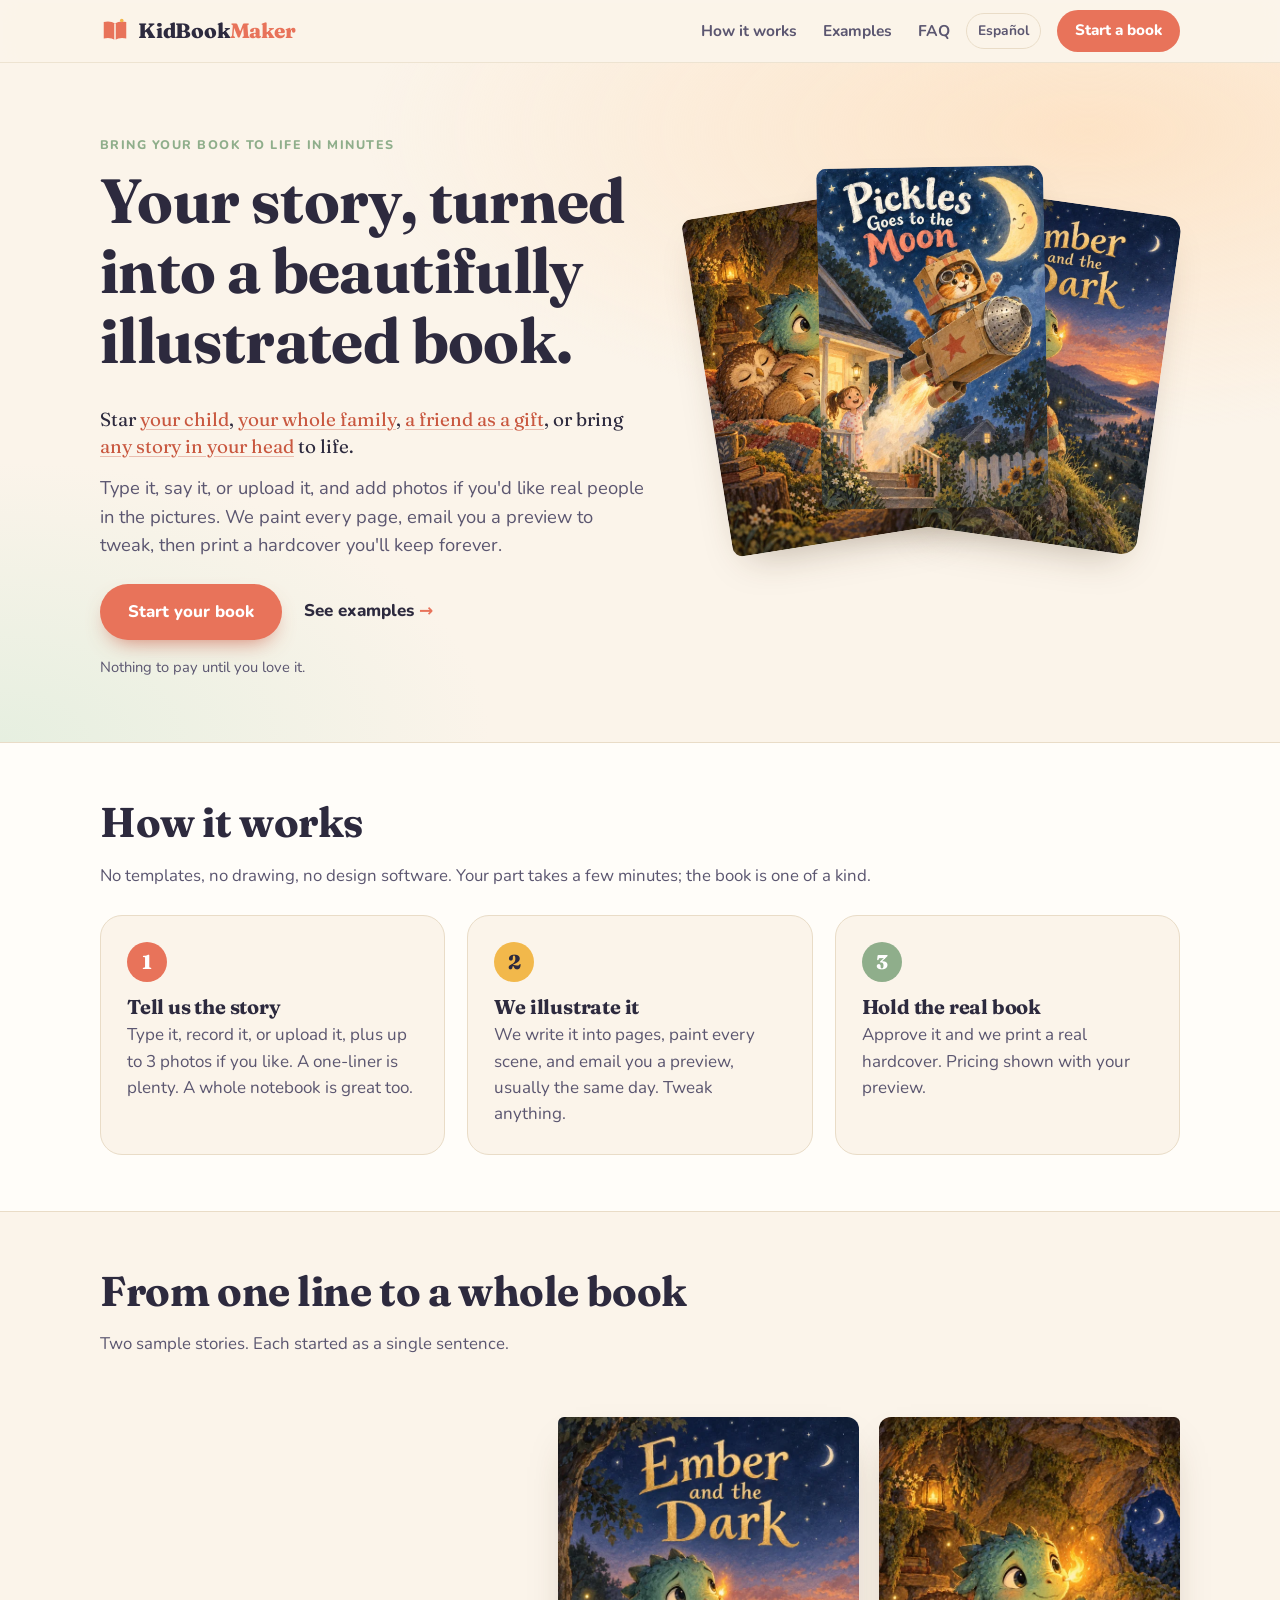
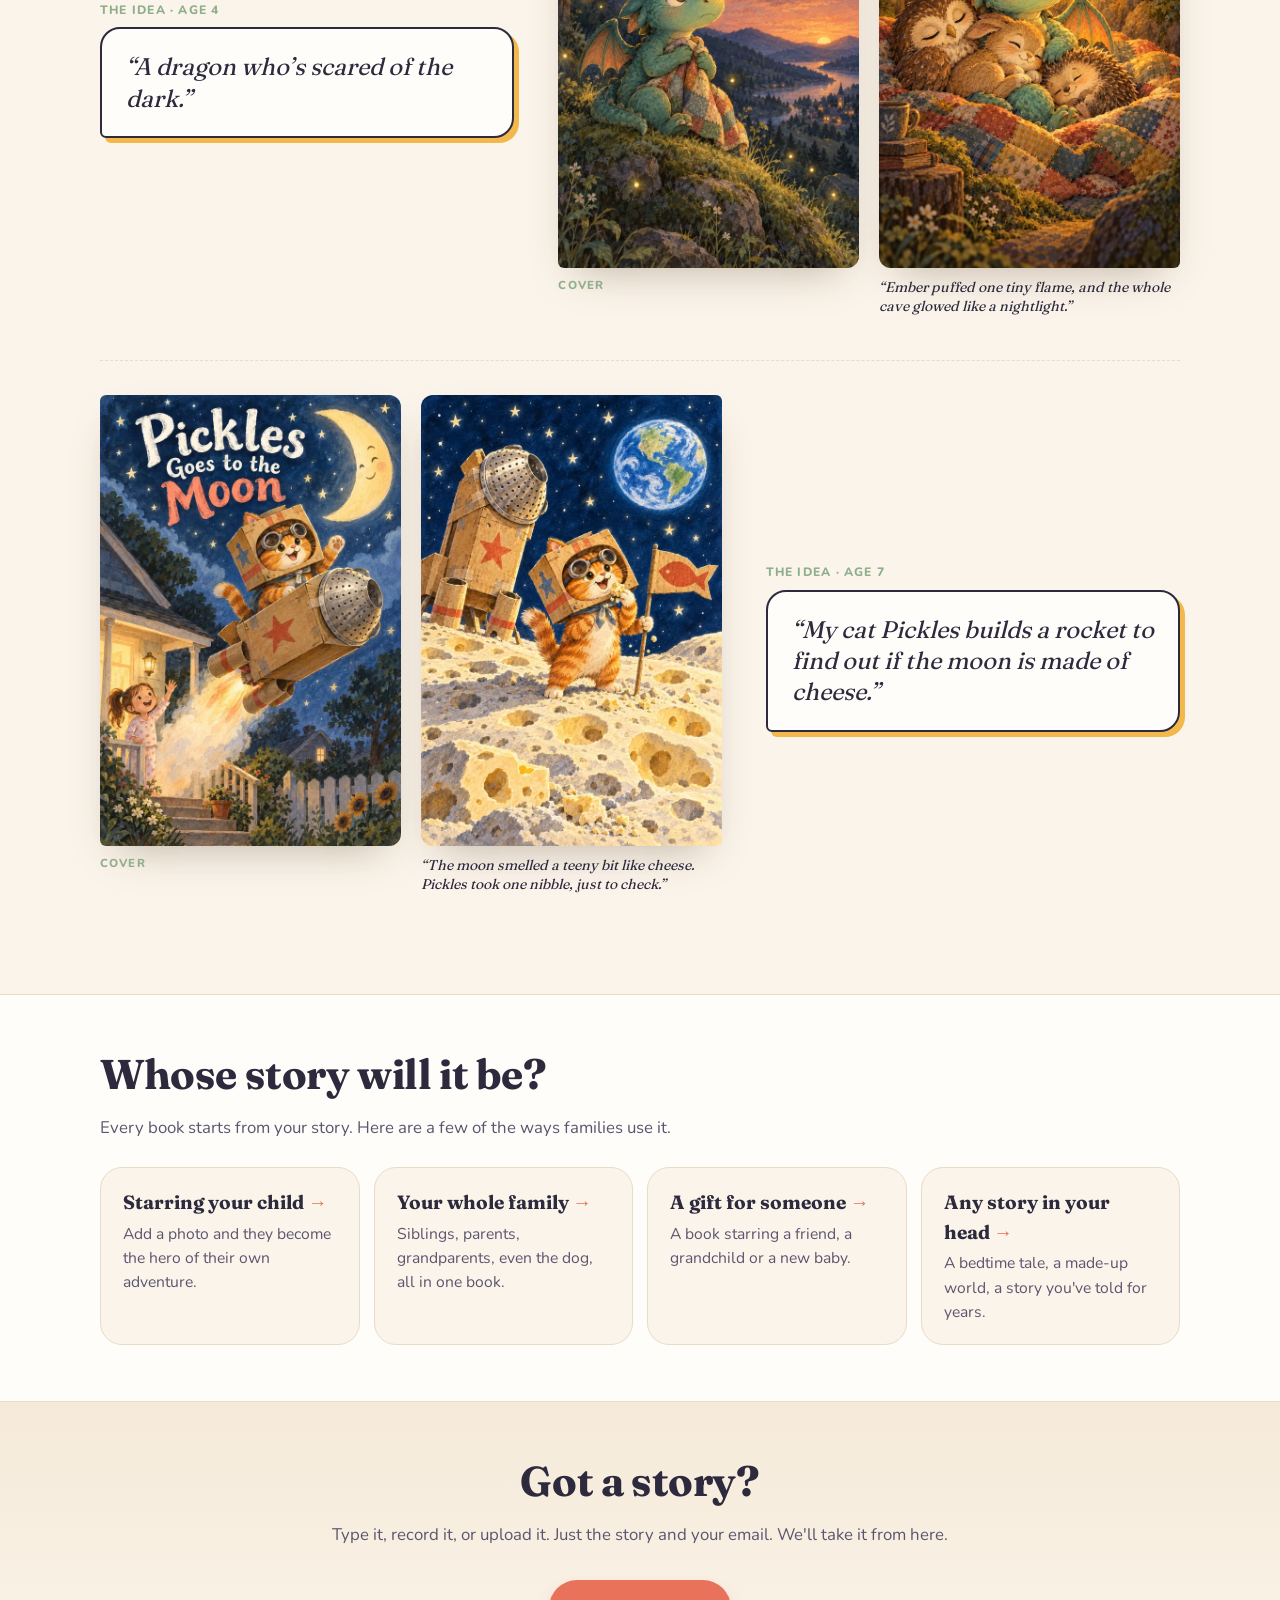
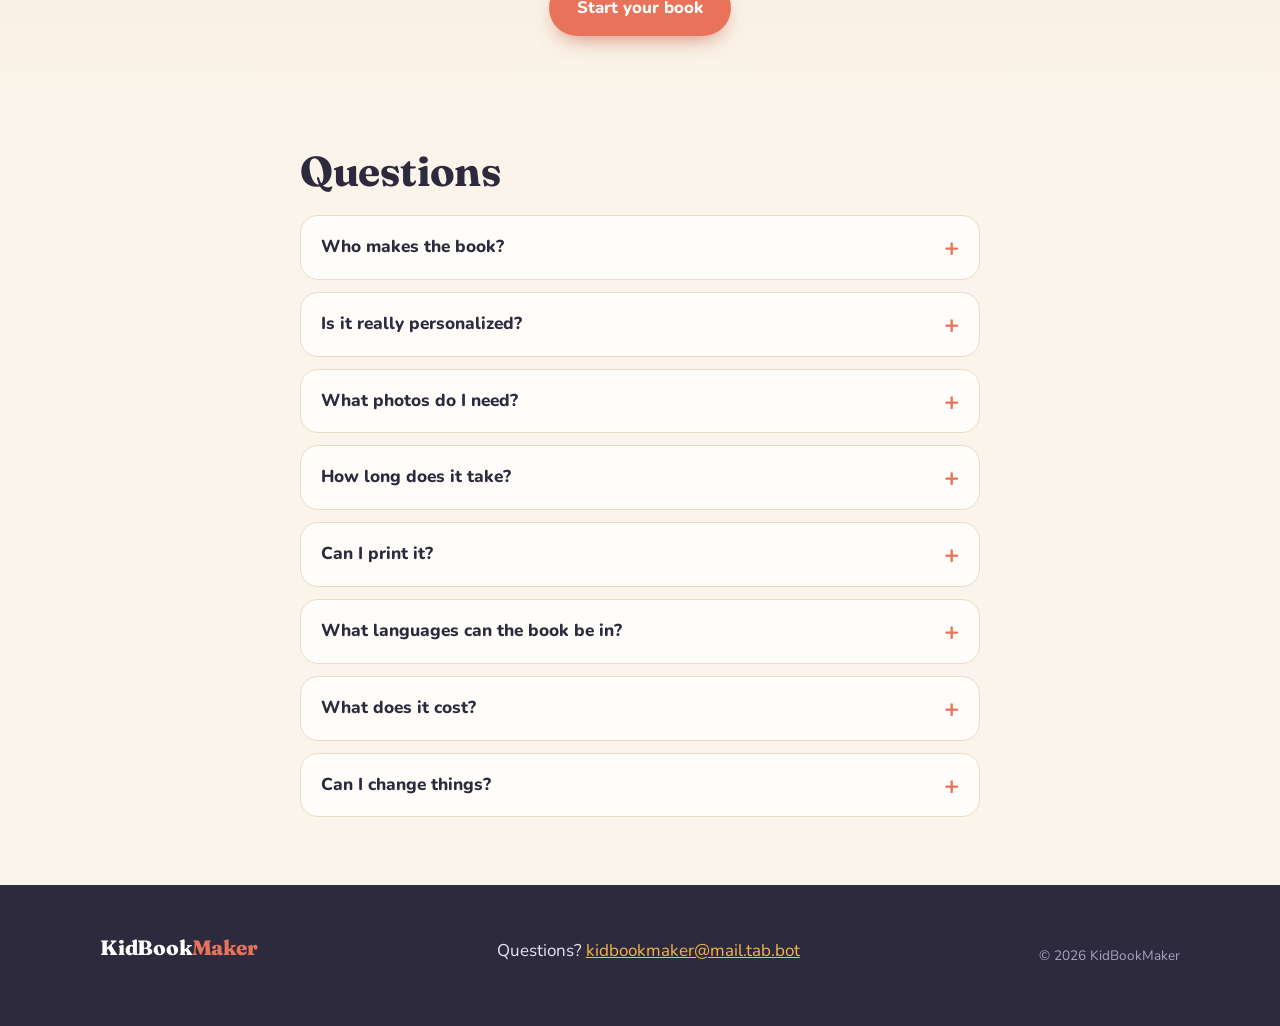
<file: index.html>
<!doctype html>
<html lang="en">
<head>
<meta charset="utf-8">
<meta name="viewport" content="width=device-width, initial-scale=1, viewport-fit=cover">
<meta name="robots" content="index, follow, max-image-preview:large">
<link rel="canonical" href="https://kidbookmaker.com/">
<link rel="alternate" hreflang="en" href="https://kidbookmaker.com/">
<link rel="alternate" hreflang="es" href="https://kidbookmaker.com/es/">
<link rel="alternate" hreflang="x-default" href="https://kidbookmaker.com/">
<meta property="og:url" content="https://kidbookmaker.com/">
<title>KidBookMaker · Your story, turned into a beautifully illustrated book</title>
<meta name="description" content="Turn any story into a real, fully illustrated picture book: star your child, your whole family or a friend as a gift, or bring a story in your head to life. Your part takes minutes; preview the same day.">
<meta property="og:title" content="KidBookMaker · Your story, turned into a beautifully illustrated book">
<meta property="og:description" content="Your story, painted page by page. Star your child, your family or a friend, or bring any story to life. Bring your book to life in minutes, then hold a real hardcover.">
<meta property="og:image" content="https://kidbookmaker.com/og.png?v=3">
<meta property="og:type" content="website">
<meta property="og:site_name" content="KidBookMaker">
<meta property="og:locale" content="en_US">
<meta property="og:locale:alternate" content="es_ES">
<meta name="twitter:card" content="summary_large_image">
<meta name="twitter:title" content="KidBookMaker · Your story, turned into a beautifully illustrated book">
<meta name="twitter:description" content="Your story, painted page by page. Star your child, your family or a friend, or bring any story to life. Bring your book to life in minutes, then hold a real hardcover.">
<meta name="twitter:image" content="https://kidbookmaker.com/og.png?v=3">
<meta name="theme-color" content="#fbf4ea">
<link rel="icon" href="/favicon.svg" type="image/svg+xml">
<link rel="preload" href="/fonts/fraunces.woff2" as="font" type="font/woff2" crossorigin>
<link rel="stylesheet" href="/styles.css?v=p2">
<script type="application/ld+json">
{
 "@context": "https://schema.org",
 "@graph": [
  {
   "@type": "Organization",
   "@id": "https://kidbookmaker.com/#org",
   "name": "KidBookMaker",
   "url": "https://kidbookmaker.com/",
   "logo": "https://kidbookmaker.com/favicon.svg",
   "image": "https://kidbookmaker.com/og.png",
   "email": "kidbookmaker@mail.tab.bot",
   "contactPoint": {
    "@type": "ContactPoint",
    "contactType": "customer support",
    "email": "kidbookmaker@mail.tab.bot",
    "availableLanguage": [
     "English",
     "Spanish"
    ]
   }
  },
  {
   "@type": "WebSite",
   "@id": "https://kidbookmaker.com/#website",
   "name": "KidBookMaker",
   "url": "https://kidbookmaker.com/",
   "inLanguage": [
    "en",
    "es"
   ],
   "publisher": {
    "@id": "https://kidbookmaker.com/#org"
   }
  },
  {
   "@type": "WebPage",
   "@id": "https://kidbookmaker.com/#webpage",
   "url": "https://kidbookmaker.com/",
   "inLanguage": "en",
   "name": "KidBookMaker · Your story, turned into a beautifully illustrated book",
   "isPartOf": {
    "@id": "https://kidbookmaker.com/#website"
   },
   "about": {
    "@id": "https://kidbookmaker.com/#service"
   }
  },
  {
   "@type": "Service",
   "@id": "https://kidbookmaker.com/#service",
   "provider": {
    "@id": "https://kidbookmaker.com/#org"
   },
   "name": "Personalized illustrated children's books",
   "serviceType": "Personalized children's picture book",
   "description": "Send any story by typing, recording or uploading it, plus up to 3 optional photos. It can star your child, your whole family or a friend (as a gift), or be any story you have in your head. KidBookMaker writes it into pages, illustrates every scene, emails a preview (usually the same day) you can change as much as you like, and prints a real hardcover once you approve. Books in English or Spanish.",
   "availableLanguage": [
    "English",
    "Spanish"
   ],
   "url": "https://kidbookmaker.com/"
  },
  {
   "@type": "HowTo",
   "@id": "https://kidbookmaker.com/#howto",
   "name": "How KidBookMaker works",
   "inLanguage": "en",
   "step": [
    {
     "@type": "HowToStep",
     "position": 1,
     "name": "Tell us the story",
     "text": "Type it, record it, or upload it, and add up to 3 photos if you like. It takes a few minutes."
    },
    {
     "@type": "HowToStep",
     "position": 2,
     "name": "We illustrate it",
     "text": "We write it into pages, paint every scene, and email you a preview, usually the same day. Tweak anything."
    },
    {
     "@type": "HowToStep",
     "position": 3,
     "name": "Hold the real book",
     "text": "Approve it and we print a real hardcover. Pricing shown with your preview."
    }
   ]
  },
  {
   "@type": "FAQPage",
   "@id": "https://kidbookmaker.com/#faq",
   "inLanguage": "en",
   "mainEntity": [
    {
     "@type": "Question",
     "name": "Who makes the book?",
     "acceptedAnswer": {
      "@type": "Answer",
      "text": "You bring the story: your child's idea, a tale starring your family or a friend, or one you've carried in your head for years. We turn it into pages, illustrate every scene, and lay it out as a real picture book, keeping your words and ideas at the heart of it."
     }
    },
    {
     "@type": "Question",
     "name": "Is it really personalized?",
     "acceptedAnswer": {
      "@type": "Answer",
      "text": "Yes, from the first page to the last. It isn't a template with a name dropped in: the book is built from your own story, and if you add photos, the people in the pictures are drawn to look like them, whether that's your child, your whole family or a friend."
     }
    },
    {
     "@type": "Question",
     "name": "What photos do I need?",
     "acceptedAnswer": {
      "@type": "Answer",
      "text": "None are required. You can add up to 3 photos (up to 20 MB each), for example the child or the people you'd like in the book. Clear, well-lit photos where faces are easy to see work best."
     }
    },
    {
     "@type": "Question",
     "name": "How long does it take?",
     "acceptedAnswer": {
      "@type": "Answer",
      "text": "Your part takes a few minutes: type, record, or upload the story and press send. No drawing, no design software, no templates. Your first preview usually arrives the same day. Printing and shipping come after you approve."
     }
    },
    {
     "@type": "Question",
     "name": "Can I print it?",
     "acceptedAnswer": {
      "@type": "Answer",
      "text": "Yes. Every book is made to be printed. Once you approve the preview, we print a real hardcover."
     }
    },
    {
     "@type": "Question",
     "name": "What languages can the book be in?",
     "acceptedAnswer": {
      "@type": "Answer",
      "text": "English or Spanish. Tell us the story in Spanish and the whole book will be in Spanish, and we'll write to you in Spanish too."
     }
    },
    {
     "@type": "Question",
     "name": "What does it cost?",
     "acceptedAnswer": {
      "@type": "Answer",
      "text": "Books are priced per copy, and you'll see the price with your preview. There's nothing to pay until you approve the book."
     }
    },
    {
     "@type": "Question",
     "name": "Can I change things?",
     "acceptedAnswer": {
      "@type": "Answer",
      "text": "Yes. Ask for as many tweaks as you want before printing: words, pictures, colors, even what the hero looks like. Just reply to our email."
     }
    }
   ]
  }
 ]
}
</script>
</head>
<body>
<a class="skip" href="#start" data-open>Start your book</a>
<header class="top">
  <div class="wrap top-in">
    <a class="brand" href="#" aria-label="KidBookMaker home">
      <svg class="brand-mark" viewBox="0 0 40 40" aria-hidden="true"><path d="M20 10c-4-3-10-3.5-15-2v22c5-1.5 11-1 15 2 4-3 10-3.5 15-2V8c-5-1.5-11-1-15 2z" fill="#e8735a"/><path d="M20 10v22" stroke="#fbf4ea" stroke-width="2"/><circle cx="29" cy="6" r="2.4" fill="#f2b84b"/></svg>
      <span>KidBook<em>Maker</em></span>
    </a>
    <nav aria-label="Sections" class="nav">
      <a href="#how">How it works</a>
      <a href="#examples">Examples</a>
      <a href="#faq">FAQ</a>
    </nav>
    <a class="lang" href="/es/" lang="es" hreflang="es">Español</a>
    <a class="btn btn-sm" href="#start" data-open><span class="b-full">Start a book</span><span class="b-short">Start</span></a>
  </div>
</header>

<main>
<section class="hero">
  <div class="wrap hero-in">
    <div class="hero-copy">
      <p class="eyebrow">Bring your book to life in minutes</p>
      <h1>Your story, turned into a beautifully illustrated&nbsp;book.</h1>
      <p class="possible">Star <a href="/book-starring-your-child/">your child</a>, <a href="/family-storybook/">your whole family</a>, <a href="/personalized-gift-book/">a friend as a gift</a>, or bring <a href="/custom-storybook/">any story in your head</a> to life.</p>
      <p class="lede">Type it, say it, or upload it, and add photos if you'd like real people in the pictures. We paint every page, email you a preview to tweak, then print a hardcover you'll keep forever.</p>
      <div class="hero-cta">
        <a class="btn" href="#start" data-open>Start your book</a>
        <a class="link-arrow" href="#examples">See examples</a>
      </div>
      <p class="fine">Nothing to pay until you love it.</p>
    </div>
    <div class="hero-art" aria-hidden="true">
      <img class="fan fan-1" src="/img/page-dragon.webp" alt="" width="640" height="960">
      <img class="fan fan-2" src="/img/cover-dragon.webp" alt="" width="640" height="960">
      <img class="fan fan-3" src="/img/cover-moon.webp" alt="" width="640" height="960">
    </div>
  </div>
</section>

<section id="how" class="how">
  <div class="wrap">
    <h2>How it works</h2>
    <p class="section-sub">No templates, no drawing, no design software. Your part takes a few minutes; the book is one of a kind.</p>
    <ol class="steps">
      <li>
        <span class="num">1</span>
        <h3>Tell us the story</h3>
        <p>Type it, record it, or upload it, plus up to 3 photos if you like. A one-liner is plenty. A whole notebook is great too.</p>
      </li>
      <li>
        <span class="num">2</span>
        <h3>We illustrate it</h3>
        <p>We write it into pages, paint every scene, and email you a preview, usually the same day. Tweak anything.</p>
      </li>
      <li>
        <span class="num">3</span>
        <h3>Hold the real book</h3>
        <p>Approve it and we print a real hardcover. Pricing shown with your preview.</p>
      </li>
    </ol>
  </div>
</section>

<section id="examples" class="examples">
  <div class="wrap">
    <h2>From one line to a whole book</h2>
    <p class="section-sub">Two sample stories. Each started as a single sentence.</p>


    <article class="ex">
      <div class="ex-prompt">
        <span class="tag">The idea · age 4</span>
        <p class="kid">“A dragon who’s scared of the dark.”</p>
      </div>
      <div class="ex-book">
        <figure class="ex-cover"><img src="/img/cover-dragon.webp" alt="Cover of Ember and the Dark: a small green dragon with a blanket on a hill at dusk" width="640" height="960" loading="lazy"><figcaption>Cover</figcaption></figure>
        <figure class="ex-page"><img src="/img/page-dragon.webp" alt="Inside page: the little dragon's tiny flame lights up a cozy cave full of sleepy animal friends" width="640" height="960" loading="lazy"><figcaption>“Ember puffed one tiny flame, and the whole cave glowed like a nightlight.”</figcaption></figure>
      </div>
    </article>

    <article class="ex">
      <div class="ex-prompt">
        <span class="tag">The idea · age 7</span>
        <p class="kid">“My cat Pickles builds a rocket to find out if the moon is made of cheese.”</p>
      </div>
      <div class="ex-book">
        <figure class="ex-cover"><img src="/img/cover-moon.webp" alt="Cover of Pickles Goes to the Moon: an orange cat in a cardboard rocket blasts off as a girl waves" width="640" height="960" loading="lazy"><figcaption>Cover</figcaption></figure>
        <figure class="ex-page"><img src="/img/page-moon.webp" alt="Inside page: the cat plants a fish-shaped flag on a moon full of holes, with Earth in the sky" width="640" height="960" loading="lazy"><figcaption>“The moon smelled a teeny bit like cheese. Pickles took one nibble, just to check.”</figcaption></figure>
      </div>
    </article>
  </div>
</section>

<section id="ideas" class="ideas">
  <div class="wrap">
    <h2>Whose story will it be?</h2>
    <p class="section-sub">Every book starts from your story. Here are a few of the ways families use it.</p>
    <ul class="idea-grid">
      <li><a class="idea" href="/book-starring-your-child/"><span class="idea-k">Starring your child</span><span class="idea-d">Add a photo and they become the hero of their own adventure.</span></a></li>
      <li><a class="idea" href="/family-storybook/"><span class="idea-k">Your whole family</span><span class="idea-d">Siblings, parents, grandparents, even the dog, all in one book.</span></a></li>
      <li><a class="idea" href="/personalized-gift-book/"><span class="idea-k">A gift for someone</span><span class="idea-d">A book starring a friend, a grandchild or a new baby.</span></a></li>
      <li><a class="idea" href="/custom-storybook/"><span class="idea-k">Any story in your head</span><span class="idea-d">A bedtime tale, a made-up world, a story you've told for years.</span></a></li>
    </ul>
  </div>
</section>

<section class="cta-band">
  <div class="wrap narrow center">
    <h2>Got a story?</h2>
    <p class="section-sub">Type it, record it, or upload it. Just the story and your email. We'll take it from here.</p>
    <a class="btn" href="#start" data-open>Start your book</a>
  </div>
</section>


<section id="faq" class="faq">
  <div class="wrap narrow">
    <h2>Questions</h2>
    <details>
      <summary>Who makes the book?</summary>
      <p>You bring the story: your child's idea, a tale starring your family or a friend, or one you've carried in your head for years. We turn it into pages, illustrate every scene, and lay it out as a real picture book, keeping your words and ideas at the heart of it.</p>
    </details>
    <details>
      <summary>Is it really personalized?</summary>
      <p>Yes, from the first page to the last. It isn't a template with a name dropped in: the book is built from your own story, and if you add photos, the people in the pictures are drawn to look like them, whether that's your child, your whole family or a friend.</p>
    </details>
    <details>
      <summary>What photos do I need?</summary>
      <p>None are required. You can add up to 3 photos (up to 20 MB each), for example the child or the people you'd like in the book. Clear, well-lit photos where faces are easy to see work best.</p>
    </details>
    <details>
      <summary>How long does it take?</summary>
      <p>Your part takes a few minutes: type, record, or upload the story and press send. No drawing, no design software, no templates. Your first preview usually arrives the same day. Printing and shipping come after you approve.</p>
    </details>
    <details>
      <summary>Can I print it?</summary>
      <p>Yes. Every book is made to be printed. Once you approve the preview, we print a real hardcover.</p>
    </details>
    <details>
      <summary>What languages can the book be in?</summary>
      <p>English or Spanish. Tell us the story in Spanish and the whole book will be in Spanish, and we'll write to you in Spanish too.</p>
    </details>
    <details>
      <summary>What does it cost?</summary>
      <p>Books are priced per copy, and you'll see the price with your preview. There's nothing to pay until you approve the book.</p>
    </details>
    <details>
      <summary>Can I change things?</summary>
      <p>Yes. Ask for as many tweaks as you want before printing: words, pictures, colors, even what the hero looks like. Just reply to our email.</p>
    </details>
  </div>
</section>
</main>

<footer class="foot">
  <div class="wrap foot-in">
    <p class="brand small"><span>KidBook<em>Maker</em></span></p>
    <p>Questions? <a href="mailto:kidbookmaker@mail.tab.bot">kidbookmaker@mail.tab.bot</a></p>
    <p class="micro">© 2026 KidBookMaker</p>
  </div>
</footer>
<div class="modal" id="start" hidden>
  <div class="modal-backdrop" data-close></div>
  <div class="sheet" role="dialog" aria-modal="true" aria-labelledby="modal-title" id="sheet">
    <div class="sheet-head">
      <h2 id="modal-title">Tell us the story</h2>
      <button type="button" class="x-btn" data-close aria-label="Close">×</button>
    </div>
    <form id="story-form" class="sheet-form" novalidate>
      <div class="sheet-body" id="sheet-body">
        <div class="field">
          <label for="story">The story <span class="hint">type or paste; a one-liner is fine</span></label>
          <textarea id="story" name="story" rows="6" maxlength="20000" placeholder="e.g. My sister Leah finds a door in our backyard tree that leads to a candy forest…"></textarea>
        </div>
        <div class="field">
          <span class="label">Or add it another way</span>
          <div class="extras">
            <div class="extra" id="rec-box">
              <button type="button" class="chip-btn" id="rec-btn"><span class="dot" aria-hidden="true"></span><span id="rec-label">Record a voice note</span></button>
              <span class="rec-time" id="rec-time" hidden>0:00</span>
              <audio id="rec-play" controls hidden></audio>
              <button type="button" class="text-btn" id="rec-clear" hidden>Remove</button>
            </div>
            <label class="extra file-pick">
              <input type="file" id="audio" name="audio" accept="audio/*">
              <span class="chip-btn">Upload audio</span>
              <span class="file-name" data-for="audio"></span>
            </label>
            <label class="extra file-pick">
              <input type="file" id="story_file" name="story_file" accept=".pdf,.doc,.docx,.txt,.rtf,.odt,.pages,image/*">
              <span class="chip-btn">Upload a file</span>
              <span class="file-name" data-for="story_file"></span>
            </label>
          </div>
          <p class="micro">Doc, PDF, or a photo of the page. Up to 20 MB each.</p>
        </div>
        <div class="field" id="photos-field">
          <span class="label" id="photos-label">Photos <span class="hint">optional</span></span>
          <label class="extra file-pick photo-pick">
            <input type="file" id="photos" name="photos" accept="image/*" multiple aria-labelledby="photos-label" aria-describedby="photos-help photos-msg">
            <span class="chip-btn" id="photos-btn">Add photos</span>
            <span class="file-name" id="photos-count" aria-live="polite"></span>
          </label>
          <p class="micro" id="photos-help">Add up to 3 photos — e.g. the people to put in the book. Up to 20 MB each.</p>
          <ul class="photo-list" id="photo-list"></ul>
          <p class="photo-msg" id="photos-msg" role="alert" hidden></p>
        </div>
        <div class="field">
          <label for="author_name">Author name <span class="hint">optional</span></label>
          <input id="author_name" name="author_name" type="text" autocomplete="off" maxlength="80" placeholder="Goes on the cover, e.g. Leah, age 7">
        </div>
        <div class="field">
          <label for="email">Your email</label>
          <input id="email" name="email" type="email" autocomplete="email" inputmode="email" required placeholder="you@example.com">
        </div>
        <div class="field last">
          <label for="phone">Phone <span class="hint">optional</span></label>
          <input id="phone" name="phone" type="tel" autocomplete="tel" inputmode="tel" maxlength="30" placeholder="(555) 123-4567" aria-describedby="phone-help">
          <p class="micro" id="phone-help">Only so we can reach you if our email lands in spam. We'll never share it.</p>
        </div>
        <div class="hp" aria-hidden="true"><label>Website <input name="website" tabindex="-1" autocomplete="off"></label></div>
      </div>
      <div class="sheet-foot">
        <p class="form-error" id="form-error" role="alert" hidden></p>
        <button class="btn btn-wide" type="submit" id="submit-btn">Send my story</button>
        <p class="micro center">Nothing to pay now. Pricing shown with your preview.</p>
      </div>
    </form>
    <div class="done" id="done" hidden tabindex="-1">
      <div class="done-art" aria-hidden="true">📚</div>
      <h2>Got it! We'll email you a preview soon.</h2>
      <p>Keep an eye on your inbox (and your spam folder, just in case). Reply to that email with any changes.</p>
      <button type="button" class="btn" data-close>Done</button>
      <button type="button" class="text-btn" id="another">Send another story</button>
    </div>
  </div>
</div>
<script src="/script.js?v=photos1" defer></script>
</body>
</html>
</file>
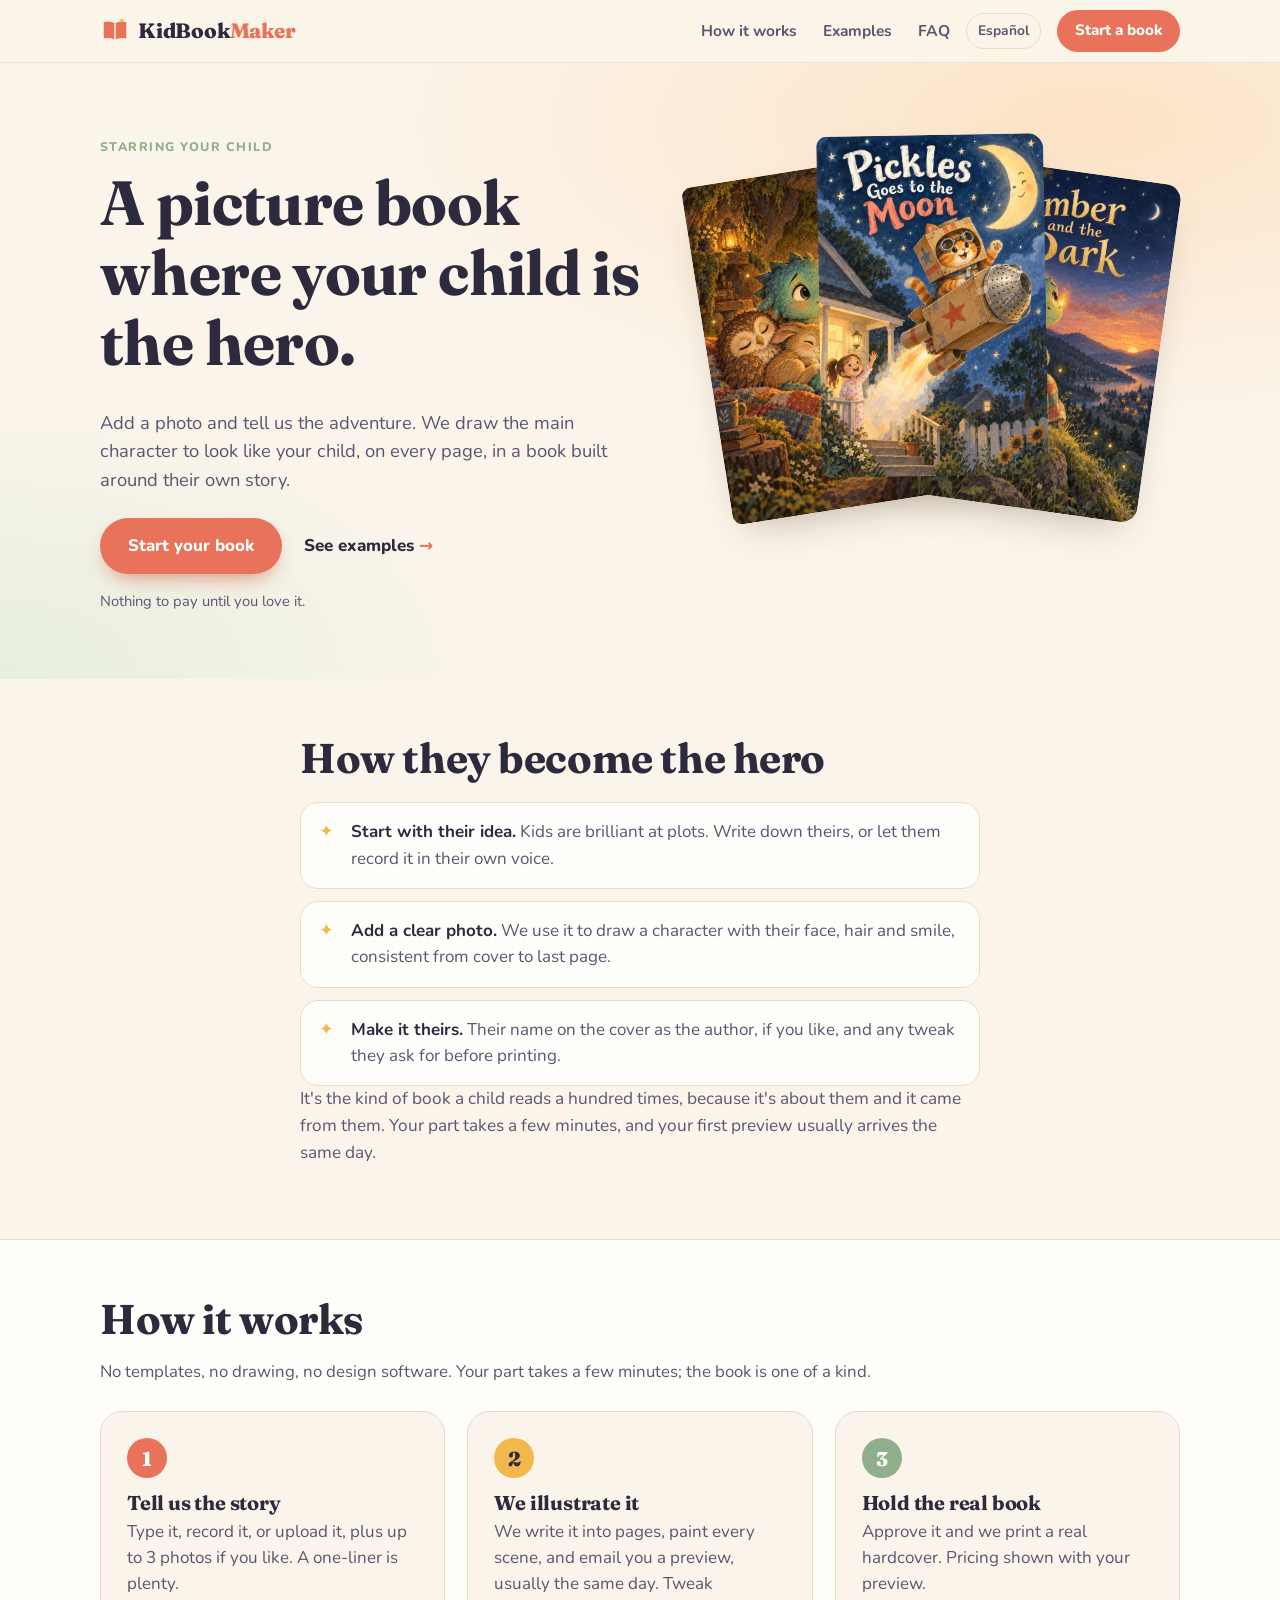
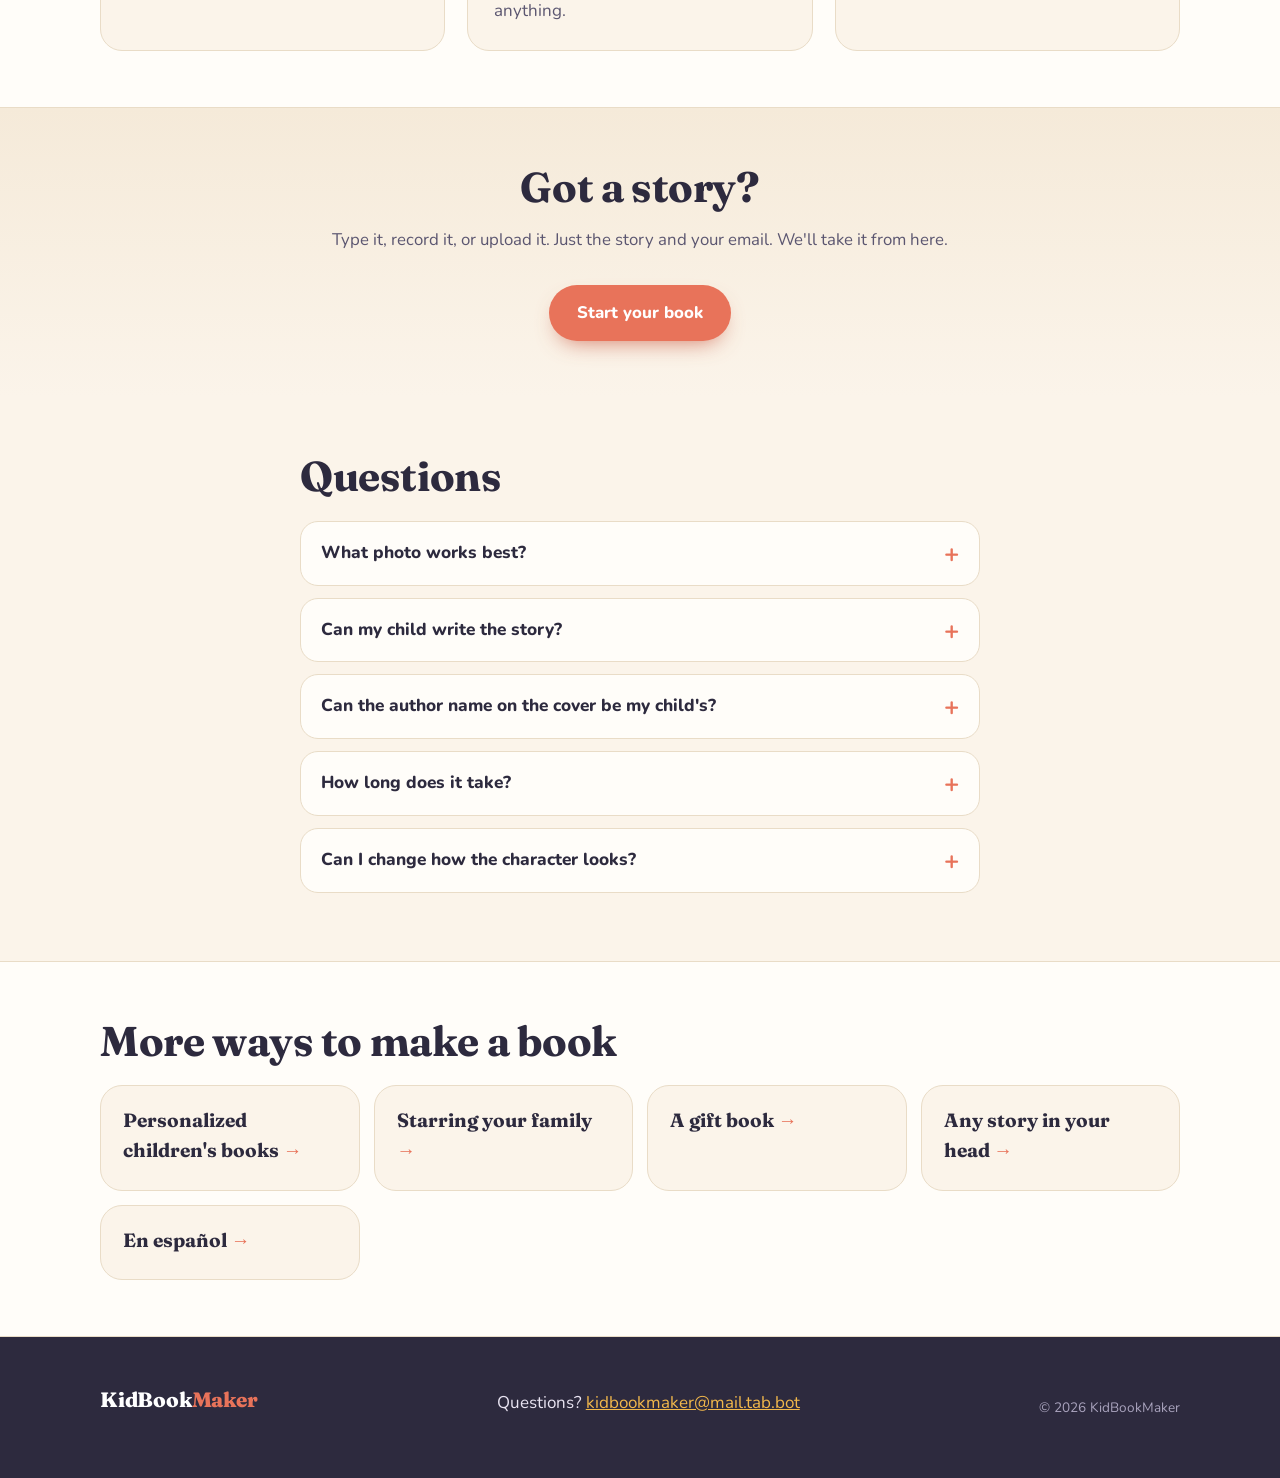
<file: book-starring-your-child/index.html>
<!doctype html>
<html lang="en">
<head>
<meta charset="utf-8">
<meta name="viewport" content="width=device-width, initial-scale=1, viewport-fit=cover">
<meta name="robots" content="index, follow, max-image-preview:large">
<link rel="canonical" href="https://kidbookmaker.com/book-starring-your-child/">
<title>A Picture Book Starring Your Child, from Their Own Story · KidBookMaker</title>
<meta name="description" content="Make your child the hero of a real illustrated picture book. Add a photo and their story, and we paint every page with a character who looks like them. Preview the same day.">
<meta property="og:url" content="https://kidbookmaker.com/book-starring-your-child/">
<meta property="og:type" content="website">
<meta property="og:site_name" content="KidBookMaker">
<meta property="og:locale" content="en_US">
<meta property="og:title" content="A Picture Book Starring Your Child, from Their Own Story · KidBookMaker">
<meta property="og:description" content="Make your child the hero of a real illustrated picture book. Add a photo and their story, and we paint every page with a character who looks like them. Preview the same day.">
<meta property="og:image" content="https://kidbookmaker.com/og.png?v=3">
<meta name="twitter:card" content="summary_large_image">
<meta name="twitter:title" content="A Picture Book Starring Your Child, from Their Own Story · KidBookMaker">
<meta name="twitter:description" content="Make your child the hero of a real illustrated picture book. Add a photo and their story, and we paint every page with a character who looks like them. Preview the same day.">
<meta name="twitter:image" content="https://kidbookmaker.com/og.png?v=3">
<meta name="theme-color" content="#fbf4ea">
<link rel="icon" href="/favicon.svg" type="image/svg+xml">
<link rel="preload" href="/fonts/fraunces.woff2" as="font" type="font/woff2" crossorigin>
<link rel="stylesheet" href="/styles.css?v=p2">
<script type="application/ld+json">
{
 "@context": "https://schema.org",
 "@graph": [
  {
   "@type": "WebPage",
   "@id": "https://kidbookmaker.com/book-starring-your-child/#webpage",
   "url": "https://kidbookmaker.com/book-starring-your-child/",
   "name": "A Picture Book Starring Your Child, from Their Own Story · KidBookMaker",
   "description": "Make your child the hero of a real illustrated picture book. Add a photo and their story, and we paint every page with a character who looks like them. Preview the same day.",
   "inLanguage": "en",
   "isPartOf": {
    "@id": "https://kidbookmaker.com/#website"
   },
   "about": {
    "@id": "https://kidbookmaker.com/#service"
   },
   "publisher": {
    "@id": "https://kidbookmaker.com/#org"
   },
   "breadcrumb": {
    "@id": "https://kidbookmaker.com/book-starring-your-child/#crumbs"
   }
  },
  {
   "@type": "BreadcrumbList",
   "@id": "https://kidbookmaker.com/book-starring-your-child/#crumbs",
   "itemListElement": [
    {
     "@type": "ListItem",
     "position": 1,
     "name": "KidBookMaker",
     "item": "https://kidbookmaker.com/"
    },
    {
     "@type": "ListItem",
     "position": 2,
     "name": "Starring your child",
     "item": "https://kidbookmaker.com/book-starring-your-child/"
    }
   ]
  },
  {
   "@type": "Organization",
   "@id": "https://kidbookmaker.com/#org",
   "name": "KidBookMaker",
   "url": "https://kidbookmaker.com/",
   "logo": "https://kidbookmaker.com/favicon.svg",
   "email": "kidbookmaker@mail.tab.bot"
  },
  {
   "@type": "WebSite",
   "@id": "https://kidbookmaker.com/#website",
   "name": "KidBookMaker",
   "url": "https://kidbookmaker.com/"
  },
  {
   "@type": "Service",
   "@id": "https://kidbookmaker.com/#service",
   "name": "Personalized illustrated children's books",
   "provider": {
    "@id": "https://kidbookmaker.com/#org"
   },
   "availableLanguage": [
    "English",
    "Spanish"
   ],
   "url": "https://kidbookmaker.com/"
  },
  {
   "@type": "FAQPage",
   "@id": "https://kidbookmaker.com/book-starring-your-child/#faq",
   "inLanguage": "en",
   "mainEntity": [
    {
     "@type": "Question",
     "name": "What photo works best?",
     "acceptedAnswer": {
      "@type": "Answer",
      "text": "A clear, well-lit photo where the face is easy to see. You can add up to 3 photos (up to 20 MB each), for example the child plus a sibling or a pet."
     }
    },
    {
     "@type": "Question",
     "name": "Can my child write the story?",
     "acceptedAnswer": {
      "@type": "Answer",
      "text": "Yes, and we love when they do. They can type it, tell it in a voice note, or you can upload a photo of a page they wrote. We keep their words and ideas at the heart of the book."
     }
    },
    {
     "@type": "Question",
     "name": "Can the author name on the cover be my child's?",
     "acceptedAnswer": {
      "@type": "Answer",
      "text": "Yes. Fill in the optional author name, for example “Leah, age 7”, and it goes on the cover."
     }
    },
    {
     "@type": "Question",
     "name": "How long does it take?",
     "acceptedAnswer": {
      "@type": "Answer",
      "text": "Your part takes a few minutes. Your first preview usually arrives the same day. Printing and shipping come after you approve."
     }
    },
    {
     "@type": "Question",
     "name": "Can I change how the character looks?",
     "acceptedAnswer": {
      "@type": "Answer",
      "text": "Yes. Ask for as many tweaks as you want before printing: hair, clothes, colors, anything. Just reply to our email."
     }
    }
   ]
  }
 ]
}
</script>
</head>
<body>
<a class="skip" href="#start" data-open>Start your book</a>
<header class="top">
  <div class="wrap top-in">
    <a class="brand" href="/" aria-label="KidBookMaker home">
      <svg class="brand-mark" viewBox="0 0 40 40" aria-hidden="true"><path d="M20 10c-4-3-10-3.5-15-2v22c5-1.5 11-1 15 2 4-3 10-3.5 15-2V8c-5-1.5-11-1-15 2z" fill="#e8735a"/><path d="M20 10v22" stroke="#fbf4ea" stroke-width="2"/><circle cx="29" cy="6" r="2.4" fill="#f2b84b"/></svg>
      <span>KidBook<em>Maker</em></span>
    </a>
    <nav aria-label="Sections" class="nav">
      <a href="#how">How it works</a>
      <a href="/#examples">Examples</a>
      <a href="#faq">FAQ</a>
    </nav>
    <a class="lang" href="/libro-infantil-personalizado/" lang="es" hreflang="es">Español</a>
    <a class="btn btn-sm" href="#start" data-open><span class="b-full">Start a book</span><span class="b-short">Start</span></a>
  </div>
</header>

<main>
<section class="hero">
  <div class="wrap hero-in">
    <div class="hero-copy">
      <p class="eyebrow">Starring your child</p>
      <h1>A picture book where your child is the&nbsp;hero.</h1>
      <p class="lede">Add a photo and tell us the adventure. We draw the main character to look like your child, on every page, in a book built around their own story.</p>
      <div class="hero-cta">
        <a class="btn" href="#start" data-open>Start your book</a>
        <a class="link-arrow" href="/#examples">See examples</a>
      </div>
      <p class="fine">Nothing to pay until you love it.</p>
    </div>
    <div class="hero-art" aria-hidden="true">
      <img class="fan fan-1" src="/img/page-dragon.webp" alt="" width="640" height="960">
      <img class="fan fan-2" src="/img/cover-dragon.webp" alt="" width="640" height="960">
      <img class="fan fan-3" src="/img/cover-moon.webp" alt="" width="640" height="960">
    </div>
  </div>
</section>

<section class="lp-body">
  <div class="wrap narrow">
    <h2>How they become the hero</h2>
    <ul class="lp-list">
      <li><b>Start with their idea.</b> Kids are brilliant at plots. Write down theirs, or let them record it in their own voice.</li>
      <li><b>Add a clear photo.</b> We use it to draw a character with their face, hair and smile, consistent from cover to last page.</li>
      <li><b>Make it theirs.</b> Their name on the cover as the author, if you like, and any tweak they ask for before printing.</li>
    </ul>
    <div class="prose">
      <p>It's the kind of book a child reads a hundred times, because it's about them and it came from them. Your part takes a few minutes, and your first preview usually arrives the same day.</p>
    </div>
  </div>
</section>

<section id="how" class="how">
  <div class="wrap">
    <h2>How it works</h2>
    <p class="section-sub">No templates, no drawing, no design software. Your part takes a few minutes; the book is one of a kind.</p>
    <ol class="steps">
      <li>
        <span class="num">1</span>
        <h3>Tell us the story</h3>
        <p>Type it, record it, or upload it, plus up to 3 photos if you like. A one-liner is plenty.</p>
      </li>
      <li>
        <span class="num">2</span>
        <h3>We illustrate it</h3>
        <p>We write it into pages, paint every scene, and email you a preview, usually the same day. Tweak anything.</p>
      </li>
      <li>
        <span class="num">3</span>
        <h3>Hold the real book</h3>
        <p>Approve it and we print a real hardcover. Pricing shown with your preview.</p>
      </li>
    </ol>
  </div>
</section>

<section class="cta-band">
  <div class="wrap narrow center">
    <h2>Got a story?</h2>
    <p class="section-sub">Type it, record it, or upload it. Just the story and your email. We'll take it from here.</p>
    <a class="btn" href="#start" data-open>Start your book</a>
  </div>
</section>

<section id="faq" class="faq">
  <div class="wrap narrow">
    <h2>Questions</h2>
    <details>
      <summary>What photo works best?</summary>
      <p>A clear, well-lit photo where the face is easy to see. You can add up to 3 photos (up to 20 MB each), for example the child plus a sibling or a pet.</p>
    </details>
    <details>
      <summary>Can my child write the story?</summary>
      <p>Yes, and we love when they do. They can type it, tell it in a voice note, or you can upload a photo of a page they wrote. We keep their words and ideas at the heart of the book.</p>
    </details>
    <details>
      <summary>Can the author name on the cover be my child's?</summary>
      <p>Yes. Fill in the optional author name, for example “Leah, age 7”, and it goes on the cover.</p>
    </details>
    <details>
      <summary>How long does it take?</summary>
      <p>Your part takes a few minutes. Your first preview usually arrives the same day. Printing and shipping come after you approve.</p>
    </details>
    <details>
      <summary>Can I change how the character looks?</summary>
      <p>Yes. Ask for as many tweaks as you want before printing: hair, clothes, colors, anything. Just reply to our email.</p>
    </details>
  </div>
</section>

<section class="ideas">
  <div class="wrap">
    <h2>More ways to make a book</h2>
    <ul class="idea-grid"><li><a class="idea" href="/personalized-childrens-book/"><span class="idea-k">Personalized children's books</span></a></li><li><a class="idea" href="/family-storybook/"><span class="idea-k">Starring your family</span></a></li><li><a class="idea" href="/personalized-gift-book/"><span class="idea-k">A gift book</span></a></li><li><a class="idea" href="/custom-storybook/"><span class="idea-k">Any story in your head</span></a></li><li><a class="idea" href="/libro-infantil-personalizado/" lang="es"><span class="idea-k">En español</span></a></li></ul>
  </div>
</section>
</main>

<footer class="foot">
  <div class="wrap foot-in">
    <p class="brand small"><span>KidBook<em>Maker</em></span></p>
    <p>Questions? <a href="mailto:kidbookmaker@mail.tab.bot">kidbookmaker@mail.tab.bot</a></p>
    <p class="micro">© 2026 KidBookMaker</p>
  </div>
</footer>
<div class="modal" id="start" hidden>
  <div class="modal-backdrop" data-close></div>
  <div class="sheet" role="dialog" aria-modal="true" aria-labelledby="modal-title" id="sheet">
    <div class="sheet-head">
      <h2 id="modal-title">Tell us the story</h2>
      <button type="button" class="x-btn" data-close aria-label="Close">×</button>
    </div>
    <form id="story-form" class="sheet-form" novalidate>
      <div class="sheet-body" id="sheet-body">
        <div class="field">
          <label for="story">The story <span class="hint">type or paste; a one-liner is fine</span></label>
          <textarea id="story" name="story" rows="6" maxlength="20000" placeholder="e.g. My sister Leah finds a door in our backyard tree that leads to a candy forest…"></textarea>
        </div>
        <div class="field">
          <span class="label">Or add it another way</span>
          <div class="extras">
            <div class="extra" id="rec-box">
              <button type="button" class="chip-btn" id="rec-btn"><span class="dot" aria-hidden="true"></span><span id="rec-label">Record a voice note</span></button>
              <span class="rec-time" id="rec-time" hidden>0:00</span>
              <audio id="rec-play" controls hidden></audio>
              <button type="button" class="text-btn" id="rec-clear" hidden>Remove</button>
            </div>
            <label class="extra file-pick">
              <input type="file" id="audio" name="audio" accept="audio/*">
              <span class="chip-btn">Upload audio</span>
              <span class="file-name" data-for="audio"></span>
            </label>
            <label class="extra file-pick">
              <input type="file" id="story_file" name="story_file" accept=".pdf,.doc,.docx,.txt,.rtf,.odt,.pages,image/*">
              <span class="chip-btn">Upload a file</span>
              <span class="file-name" data-for="story_file"></span>
            </label>
          </div>
          <p class="micro">Doc, PDF, or a photo of the page. Up to 20 MB each.</p>
        </div>
        <div class="field" id="photos-field">
          <span class="label" id="photos-label">Photos <span class="hint">optional</span></span>
          <label class="extra file-pick photo-pick">
            <input type="file" id="photos" name="photos" accept="image/*" multiple aria-labelledby="photos-label" aria-describedby="photos-help photos-msg">
            <span class="chip-btn" id="photos-btn">Add photos</span>
            <span class="file-name" id="photos-count" aria-live="polite"></span>
          </label>
          <p class="micro" id="photos-help">Add up to 3 photos — e.g. the people to put in the book. Up to 20 MB each.</p>
          <ul class="photo-list" id="photo-list"></ul>
          <p class="photo-msg" id="photos-msg" role="alert" hidden></p>
        </div>
        <div class="field">
          <label for="author_name">Author name <span class="hint">optional</span></label>
          <input id="author_name" name="author_name" type="text" autocomplete="off" maxlength="80" placeholder="Goes on the cover, e.g. Leah, age 7">
        </div>
        <div class="field">
          <label for="email">Your email</label>
          <input id="email" name="email" type="email" autocomplete="email" inputmode="email" required placeholder="you@example.com">
        </div>
        <div class="field last">
          <label for="phone">Phone <span class="hint">optional</span></label>
          <input id="phone" name="phone" type="tel" autocomplete="tel" inputmode="tel" maxlength="30" placeholder="(555) 123-4567" aria-describedby="phone-help">
          <p class="micro" id="phone-help">Only so we can reach you if our email lands in spam. We'll never share it.</p>
        </div>
        <div class="hp" aria-hidden="true"><label>Website <input name="website" tabindex="-1" autocomplete="off"></label></div>
      </div>
      <div class="sheet-foot">
        <p class="form-error" id="form-error" role="alert" hidden></p>
        <button class="btn btn-wide" type="submit" id="submit-btn">Send my story</button>
        <p class="micro center">Nothing to pay now. Pricing shown with your preview.</p>
      </div>
    </form>
    <div class="done" id="done" hidden tabindex="-1">
      <div class="done-art" aria-hidden="true">📚</div>
      <h2>Got it! We'll email you a preview soon.</h2>
      <p>Keep an eye on your inbox (and your spam folder, just in case). Reply to that email with any changes.</p>
      <button type="button" class="btn" data-close>Done</button>
      <button type="button" class="text-btn" id="another">Send another story</button>
    </div>
  </div>
</div>
<script src="/script.js?v=photos1" defer></script>
</body>
</html>
</file>
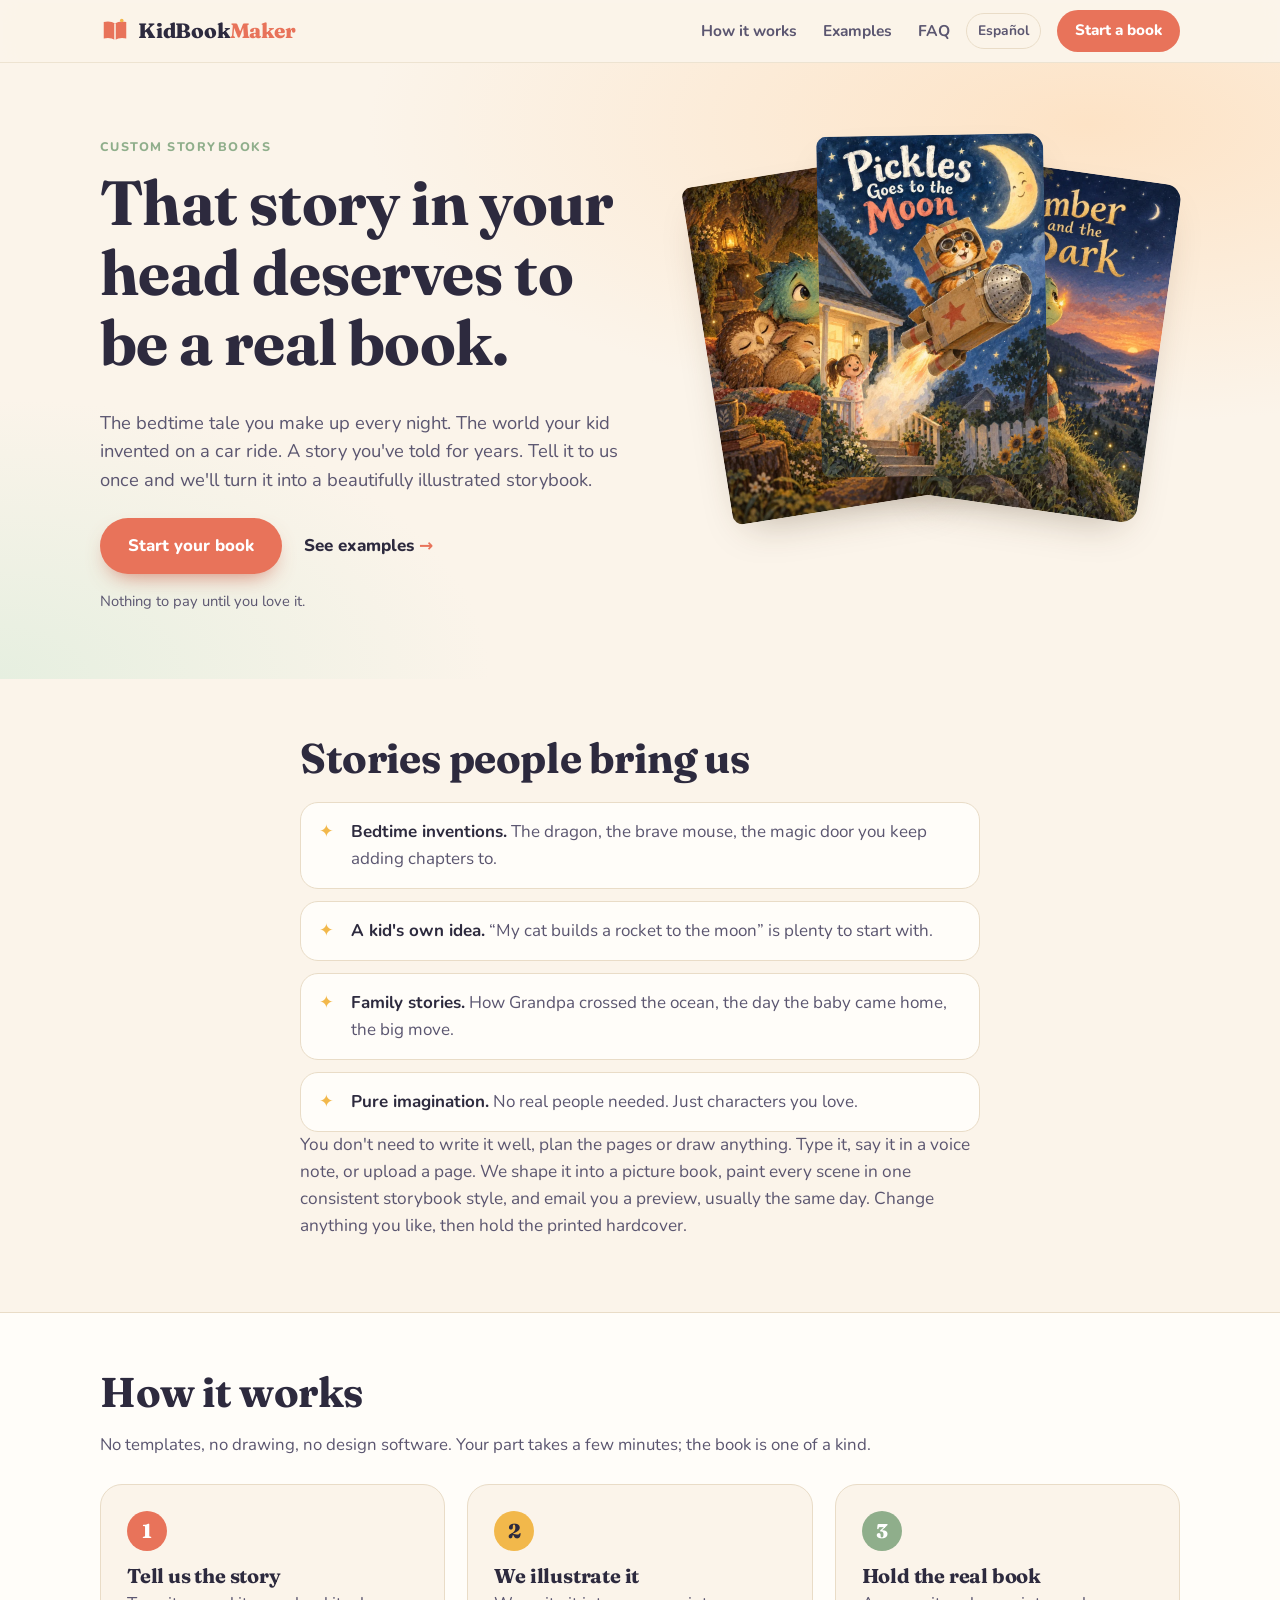
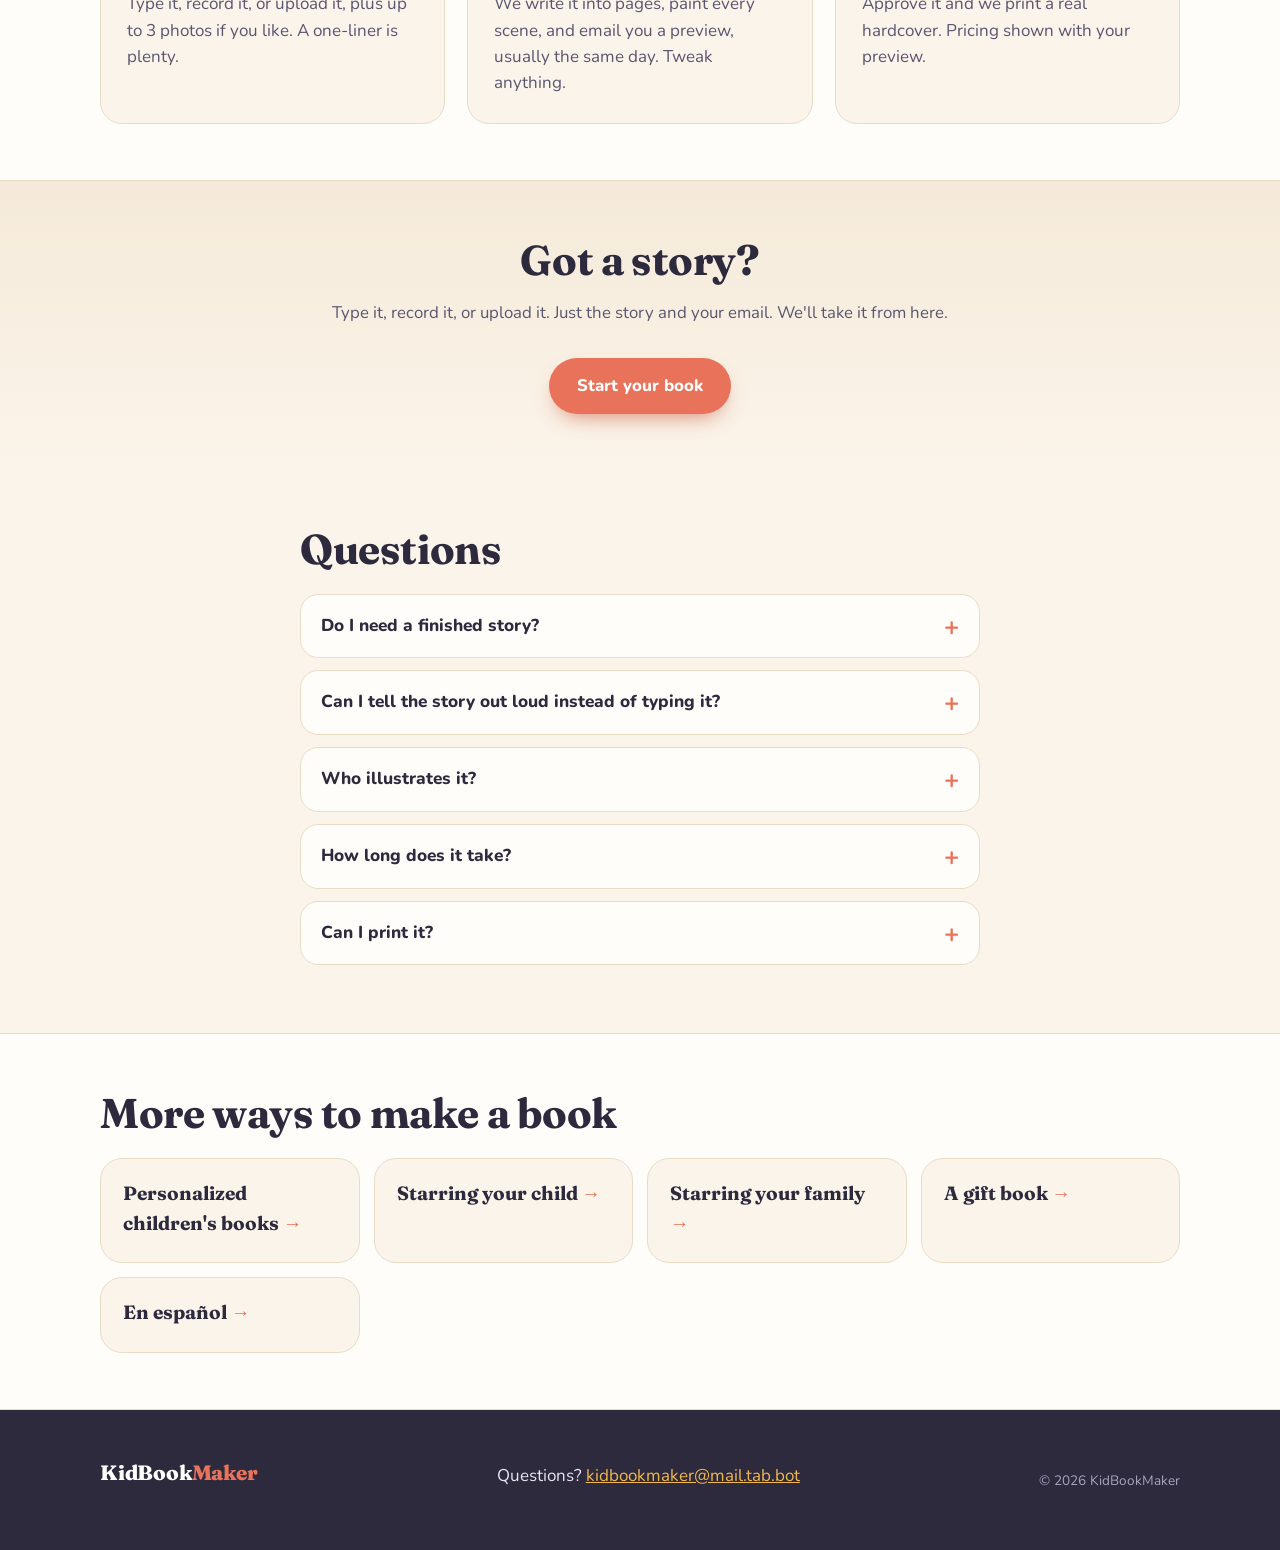
<file: custom-storybook/index.html>
<!doctype html>
<html lang="en">
<head>
<meta charset="utf-8">
<meta name="viewport" content="width=device-width, initial-scale=1, viewport-fit=cover">
<meta name="robots" content="index, follow, max-image-preview:large">
<link rel="canonical" href="https://kidbookmaker.com/custom-storybook/">
<title>Turn Your Own Story into a Custom Illustrated Storybook · KidBookMaker</title>
<meta name="description" content="Have a story in your head? Tell it in a few minutes and we turn it into a custom, fully illustrated storybook: every page painted, a preview the same day, and a real hardcover to keep.">
<meta property="og:url" content="https://kidbookmaker.com/custom-storybook/">
<meta property="og:type" content="website">
<meta property="og:site_name" content="KidBookMaker">
<meta property="og:locale" content="en_US">
<meta property="og:title" content="Turn Your Own Story into a Custom Illustrated Storybook · KidBookMaker">
<meta property="og:description" content="Have a story in your head? Tell it in a few minutes and we turn it into a custom, fully illustrated storybook: every page painted, a preview the same day, and a real hardcover to keep.">
<meta property="og:image" content="https://kidbookmaker.com/og.png?v=3">
<meta name="twitter:card" content="summary_large_image">
<meta name="twitter:title" content="Turn Your Own Story into a Custom Illustrated Storybook · KidBookMaker">
<meta name="twitter:description" content="Have a story in your head? Tell it in a few minutes and we turn it into a custom, fully illustrated storybook: every page painted, a preview the same day, and a real hardcover to keep.">
<meta name="twitter:image" content="https://kidbookmaker.com/og.png?v=3">
<meta name="theme-color" content="#fbf4ea">
<link rel="icon" href="/favicon.svg" type="image/svg+xml">
<link rel="preload" href="/fonts/fraunces.woff2" as="font" type="font/woff2" crossorigin>
<link rel="stylesheet" href="/styles.css?v=p2">
<script type="application/ld+json">
{
 "@context": "https://schema.org",
 "@graph": [
  {
   "@type": "WebPage",
   "@id": "https://kidbookmaker.com/custom-storybook/#webpage",
   "url": "https://kidbookmaker.com/custom-storybook/",
   "name": "Turn Your Own Story into a Custom Illustrated Storybook · KidBookMaker",
   "description": "Have a story in your head? Tell it in a few minutes and we turn it into a custom, fully illustrated storybook: every page painted, a preview the same day, and a real hardcover to keep.",
   "inLanguage": "en",
   "isPartOf": {
    "@id": "https://kidbookmaker.com/#website"
   },
   "about": {
    "@id": "https://kidbookmaker.com/#service"
   },
   "publisher": {
    "@id": "https://kidbookmaker.com/#org"
   },
   "breadcrumb": {
    "@id": "https://kidbookmaker.com/custom-storybook/#crumbs"
   }
  },
  {
   "@type": "BreadcrumbList",
   "@id": "https://kidbookmaker.com/custom-storybook/#crumbs",
   "itemListElement": [
    {
     "@type": "ListItem",
     "position": 1,
     "name": "KidBookMaker",
     "item": "https://kidbookmaker.com/"
    },
    {
     "@type": "ListItem",
     "position": 2,
     "name": "Custom storybooks",
     "item": "https://kidbookmaker.com/custom-storybook/"
    }
   ]
  },
  {
   "@type": "Organization",
   "@id": "https://kidbookmaker.com/#org",
   "name": "KidBookMaker",
   "url": "https://kidbookmaker.com/",
   "logo": "https://kidbookmaker.com/favicon.svg",
   "email": "kidbookmaker@mail.tab.bot"
  },
  {
   "@type": "WebSite",
   "@id": "https://kidbookmaker.com/#website",
   "name": "KidBookMaker",
   "url": "https://kidbookmaker.com/"
  },
  {
   "@type": "Service",
   "@id": "https://kidbookmaker.com/#service",
   "name": "Personalized illustrated children's books",
   "provider": {
    "@id": "https://kidbookmaker.com/#org"
   },
   "availableLanguage": [
    "English",
    "Spanish"
   ],
   "url": "https://kidbookmaker.com/"
  },
  {
   "@type": "FAQPage",
   "@id": "https://kidbookmaker.com/custom-storybook/#faq",
   "inLanguage": "en",
   "mainEntity": [
    {
     "@type": "Question",
     "name": "Do I need a finished story?",
     "acceptedAnswer": {
      "@type": "Answer",
      "text": "No. A single sentence or a rough idea works. A full manuscript works too. We shape it into pages either way and keep your words and ideas at the heart of it."
     }
    },
    {
     "@type": "Question",
     "name": "Can I tell the story out loud instead of typing it?",
     "acceptedAnswer": {
      "@type": "Answer",
      "text": "Yes. Record a voice note right in the form, or upload an audio file."
     }
    },
    {
     "@type": "Question",
     "name": "Who illustrates it?",
     "acceptedAnswer": {
      "@type": "Answer",
      "text": "We do. Every page is painted for your book in one consistent storybook style. You don't draw anything, and you can ask for changes to any picture."
     }
    },
    {
     "@type": "Question",
     "name": "How long does it take?",
     "acceptedAnswer": {
      "@type": "Answer",
      "text": "Your part takes a few minutes. Your first preview usually arrives the same day. Printing and shipping come after you approve."
     }
    },
    {
     "@type": "Question",
     "name": "Can I print it?",
     "acceptedAnswer": {
      "@type": "Answer",
      "text": "Yes. Every book is made to be printed. Once you approve the preview, we print a real hardcover."
     }
    }
   ]
  }
 ]
}
</script>
</head>
<body>
<a class="skip" href="#start" data-open>Start your book</a>
<header class="top">
  <div class="wrap top-in">
    <a class="brand" href="/" aria-label="KidBookMaker home">
      <svg class="brand-mark" viewBox="0 0 40 40" aria-hidden="true"><path d="M20 10c-4-3-10-3.5-15-2v22c5-1.5 11-1 15 2 4-3 10-3.5 15-2V8c-5-1.5-11-1-15 2z" fill="#e8735a"/><path d="M20 10v22" stroke="#fbf4ea" stroke-width="2"/><circle cx="29" cy="6" r="2.4" fill="#f2b84b"/></svg>
      <span>KidBook<em>Maker</em></span>
    </a>
    <nav aria-label="Sections" class="nav">
      <a href="#how">How it works</a>
      <a href="/#examples">Examples</a>
      <a href="#faq">FAQ</a>
    </nav>
    <a class="lang" href="/libro-infantil-personalizado/" lang="es" hreflang="es">Español</a>
    <a class="btn btn-sm" href="#start" data-open><span class="b-full">Start a book</span><span class="b-short">Start</span></a>
  </div>
</header>

<main>
<section class="hero">
  <div class="wrap hero-in">
    <div class="hero-copy">
      <p class="eyebrow">Custom storybooks</p>
      <h1>That story in your head deserves to be a real&nbsp;book.</h1>
      <p class="lede">The bedtime tale you make up every night. The world your kid invented on a car ride. A story you've told for years. Tell it to us once and we'll turn it into a beautifully illustrated storybook.</p>
      <div class="hero-cta">
        <a class="btn" href="#start" data-open>Start your book</a>
        <a class="link-arrow" href="/#examples">See examples</a>
      </div>
      <p class="fine">Nothing to pay until you love it.</p>
    </div>
    <div class="hero-art" aria-hidden="true">
      <img class="fan fan-1" src="/img/page-dragon.webp" alt="" width="640" height="960">
      <img class="fan fan-2" src="/img/cover-dragon.webp" alt="" width="640" height="960">
      <img class="fan fan-3" src="/img/cover-moon.webp" alt="" width="640" height="960">
    </div>
  </div>
</section>

<section class="lp-body">
  <div class="wrap narrow">
    <h2>Stories people bring us</h2>
    <ul class="lp-list">
      <li><b>Bedtime inventions.</b> The dragon, the brave mouse, the magic door you keep adding chapters to.</li>
      <li><b>A kid's own idea.</b> “My cat builds a rocket to the moon” is plenty to start with.</li>
      <li><b>Family stories.</b> How Grandpa crossed the ocean, the day the baby came home, the big move.</li>
      <li><b>Pure imagination.</b> No real people needed. Just characters you love.</li>
    </ul>
    <div class="prose">
      <p>You don't need to write it well, plan the pages or draw anything. Type it, say it in a voice note, or upload a page. We shape it into a picture book, paint every scene in one consistent storybook style, and email you a preview, usually the same day. Change anything you like, then hold the printed hardcover.</p>
    </div>
  </div>
</section>

<section id="how" class="how">
  <div class="wrap">
    <h2>How it works</h2>
    <p class="section-sub">No templates, no drawing, no design software. Your part takes a few minutes; the book is one of a kind.</p>
    <ol class="steps">
      <li>
        <span class="num">1</span>
        <h3>Tell us the story</h3>
        <p>Type it, record it, or upload it, plus up to 3 photos if you like. A one-liner is plenty.</p>
      </li>
      <li>
        <span class="num">2</span>
        <h3>We illustrate it</h3>
        <p>We write it into pages, paint every scene, and email you a preview, usually the same day. Tweak anything.</p>
      </li>
      <li>
        <span class="num">3</span>
        <h3>Hold the real book</h3>
        <p>Approve it and we print a real hardcover. Pricing shown with your preview.</p>
      </li>
    </ol>
  </div>
</section>

<section class="cta-band">
  <div class="wrap narrow center">
    <h2>Got a story?</h2>
    <p class="section-sub">Type it, record it, or upload it. Just the story and your email. We'll take it from here.</p>
    <a class="btn" href="#start" data-open>Start your book</a>
  </div>
</section>

<section id="faq" class="faq">
  <div class="wrap narrow">
    <h2>Questions</h2>
    <details>
      <summary>Do I need a finished story?</summary>
      <p>No. A single sentence or a rough idea works. A full manuscript works too. We shape it into pages either way and keep your words and ideas at the heart of it.</p>
    </details>
    <details>
      <summary>Can I tell the story out loud instead of typing it?</summary>
      <p>Yes. Record a voice note right in the form, or upload an audio file.</p>
    </details>
    <details>
      <summary>Who illustrates it?</summary>
      <p>We do. Every page is painted for your book in one consistent storybook style. You don't draw anything, and you can ask for changes to any picture.</p>
    </details>
    <details>
      <summary>How long does it take?</summary>
      <p>Your part takes a few minutes. Your first preview usually arrives the same day. Printing and shipping come after you approve.</p>
    </details>
    <details>
      <summary>Can I print it?</summary>
      <p>Yes. Every book is made to be printed. Once you approve the preview, we print a real hardcover.</p>
    </details>
  </div>
</section>

<section class="ideas">
  <div class="wrap">
    <h2>More ways to make a book</h2>
    <ul class="idea-grid"><li><a class="idea" href="/personalized-childrens-book/"><span class="idea-k">Personalized children's books</span></a></li><li><a class="idea" href="/book-starring-your-child/"><span class="idea-k">Starring your child</span></a></li><li><a class="idea" href="/family-storybook/"><span class="idea-k">Starring your family</span></a></li><li><a class="idea" href="/personalized-gift-book/"><span class="idea-k">A gift book</span></a></li><li><a class="idea" href="/libro-infantil-personalizado/" lang="es"><span class="idea-k">En español</span></a></li></ul>
  </div>
</section>
</main>

<footer class="foot">
  <div class="wrap foot-in">
    <p class="brand small"><span>KidBook<em>Maker</em></span></p>
    <p>Questions? <a href="mailto:kidbookmaker@mail.tab.bot">kidbookmaker@mail.tab.bot</a></p>
    <p class="micro">© 2026 KidBookMaker</p>
  </div>
</footer>
<div class="modal" id="start" hidden>
  <div class="modal-backdrop" data-close></div>
  <div class="sheet" role="dialog" aria-modal="true" aria-labelledby="modal-title" id="sheet">
    <div class="sheet-head">
      <h2 id="modal-title">Tell us the story</h2>
      <button type="button" class="x-btn" data-close aria-label="Close">×</button>
    </div>
    <form id="story-form" class="sheet-form" novalidate>
      <div class="sheet-body" id="sheet-body">
        <div class="field">
          <label for="story">The story <span class="hint">type or paste; a one-liner is fine</span></label>
          <textarea id="story" name="story" rows="6" maxlength="20000" placeholder="e.g. My sister Leah finds a door in our backyard tree that leads to a candy forest…"></textarea>
        </div>
        <div class="field">
          <span class="label">Or add it another way</span>
          <div class="extras">
            <div class="extra" id="rec-box">
              <button type="button" class="chip-btn" id="rec-btn"><span class="dot" aria-hidden="true"></span><span id="rec-label">Record a voice note</span></button>
              <span class="rec-time" id="rec-time" hidden>0:00</span>
              <audio id="rec-play" controls hidden></audio>
              <button type="button" class="text-btn" id="rec-clear" hidden>Remove</button>
            </div>
            <label class="extra file-pick">
              <input type="file" id="audio" name="audio" accept="audio/*">
              <span class="chip-btn">Upload audio</span>
              <span class="file-name" data-for="audio"></span>
            </label>
            <label class="extra file-pick">
              <input type="file" id="story_file" name="story_file" accept=".pdf,.doc,.docx,.txt,.rtf,.odt,.pages,image/*">
              <span class="chip-btn">Upload a file</span>
              <span class="file-name" data-for="story_file"></span>
            </label>
          </div>
          <p class="micro">Doc, PDF, or a photo of the page. Up to 20 MB each.</p>
        </div>
        <div class="field" id="photos-field">
          <span class="label" id="photos-label">Photos <span class="hint">optional</span></span>
          <label class="extra file-pick photo-pick">
            <input type="file" id="photos" name="photos" accept="image/*" multiple aria-labelledby="photos-label" aria-describedby="photos-help photos-msg">
            <span class="chip-btn" id="photos-btn">Add photos</span>
            <span class="file-name" id="photos-count" aria-live="polite"></span>
          </label>
          <p class="micro" id="photos-help">Add up to 3 photos — e.g. the people to put in the book. Up to 20 MB each.</p>
          <ul class="photo-list" id="photo-list"></ul>
          <p class="photo-msg" id="photos-msg" role="alert" hidden></p>
        </div>
        <div class="field">
          <label for="author_name">Author name <span class="hint">optional</span></label>
          <input id="author_name" name="author_name" type="text" autocomplete="off" maxlength="80" placeholder="Goes on the cover, e.g. Leah, age 7">
        </div>
        <div class="field">
          <label for="email">Your email</label>
          <input id="email" name="email" type="email" autocomplete="email" inputmode="email" required placeholder="you@example.com">
        </div>
        <div class="field last">
          <label for="phone">Phone <span class="hint">optional</span></label>
          <input id="phone" name="phone" type="tel" autocomplete="tel" inputmode="tel" maxlength="30" placeholder="(555) 123-4567" aria-describedby="phone-help">
          <p class="micro" id="phone-help">Only so we can reach you if our email lands in spam. We'll never share it.</p>
        </div>
        <div class="hp" aria-hidden="true"><label>Website <input name="website" tabindex="-1" autocomplete="off"></label></div>
      </div>
      <div class="sheet-foot">
        <p class="form-error" id="form-error" role="alert" hidden></p>
        <button class="btn btn-wide" type="submit" id="submit-btn">Send my story</button>
        <p class="micro center">Nothing to pay now. Pricing shown with your preview.</p>
      </div>
    </form>
    <div class="done" id="done" hidden tabindex="-1">
      <div class="done-art" aria-hidden="true">📚</div>
      <h2>Got it! We'll email you a preview soon.</h2>
      <p>Keep an eye on your inbox (and your spam folder, just in case). Reply to that email with any changes.</p>
      <button type="button" class="btn" data-close>Done</button>
      <button type="button" class="text-btn" id="another">Send another story</button>
    </div>
  </div>
</div>
<script src="/script.js?v=photos1" defer></script>
</body>
</html>
</file>
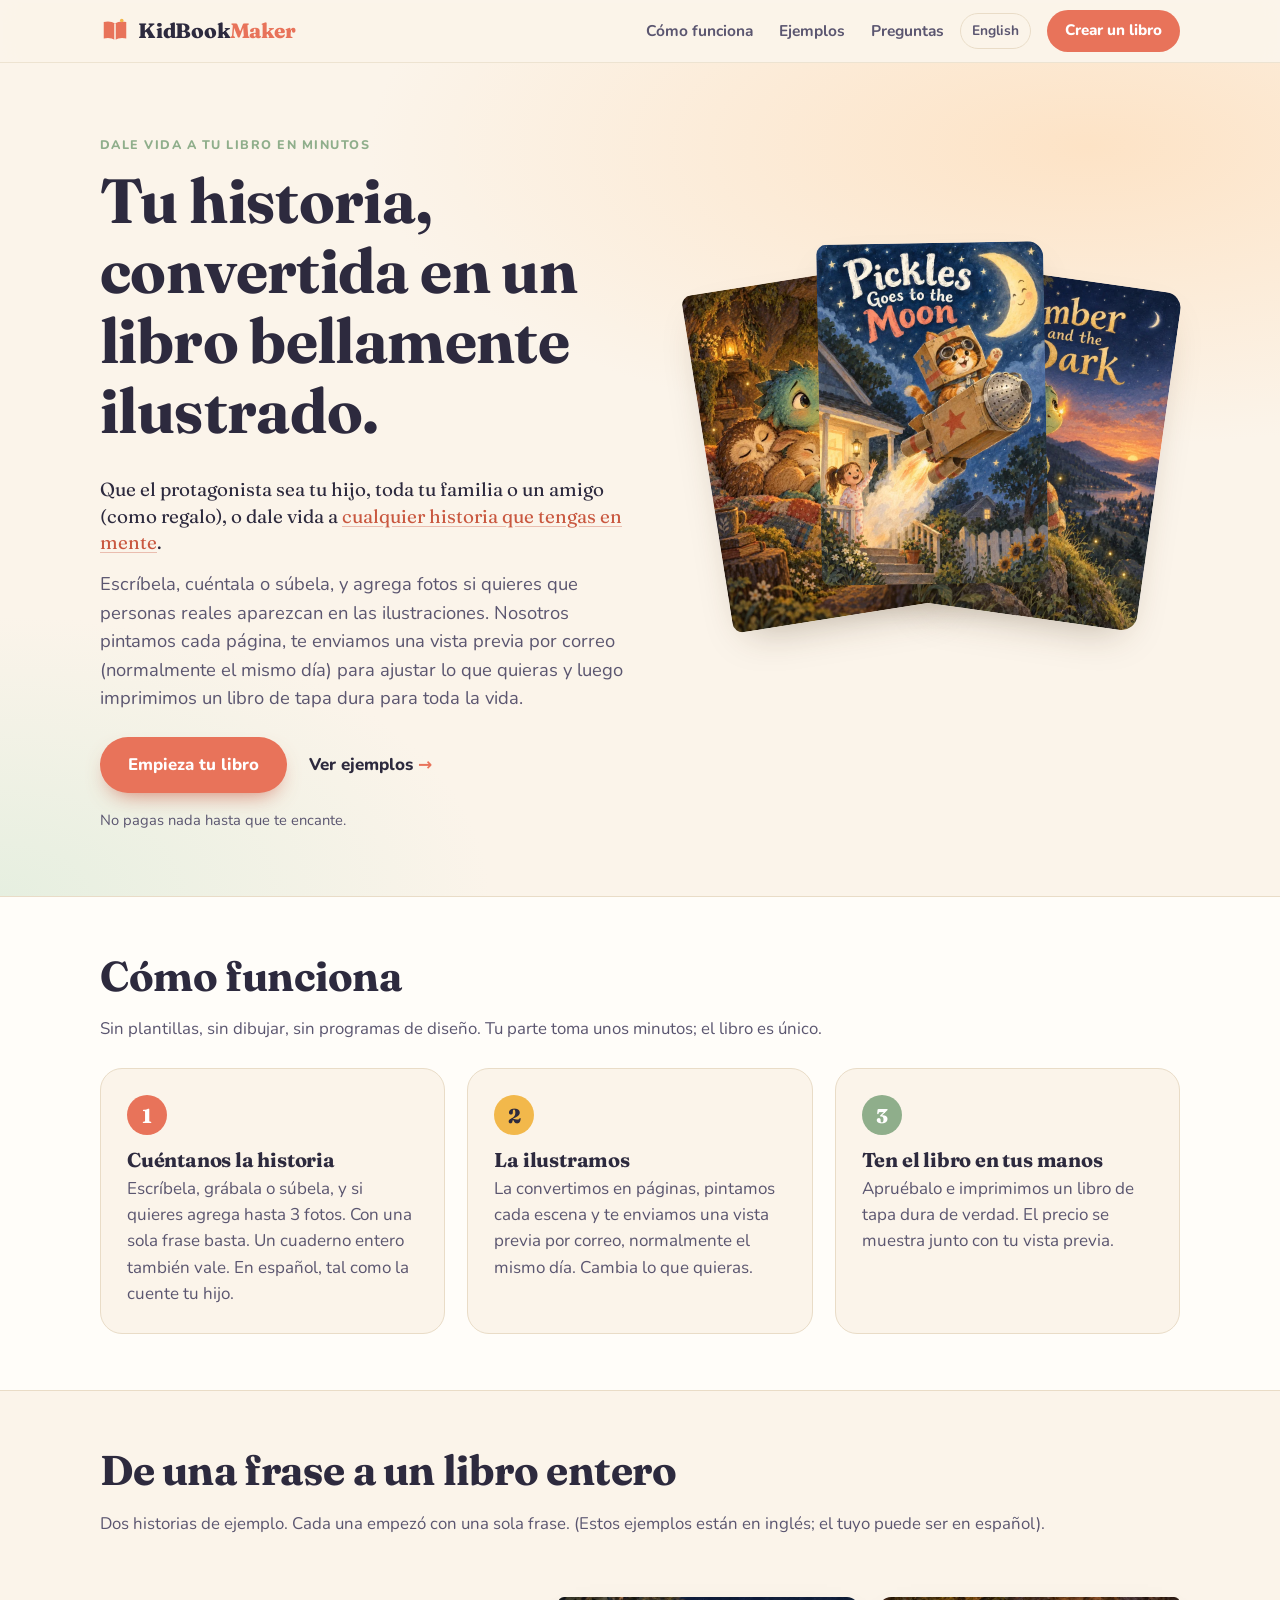
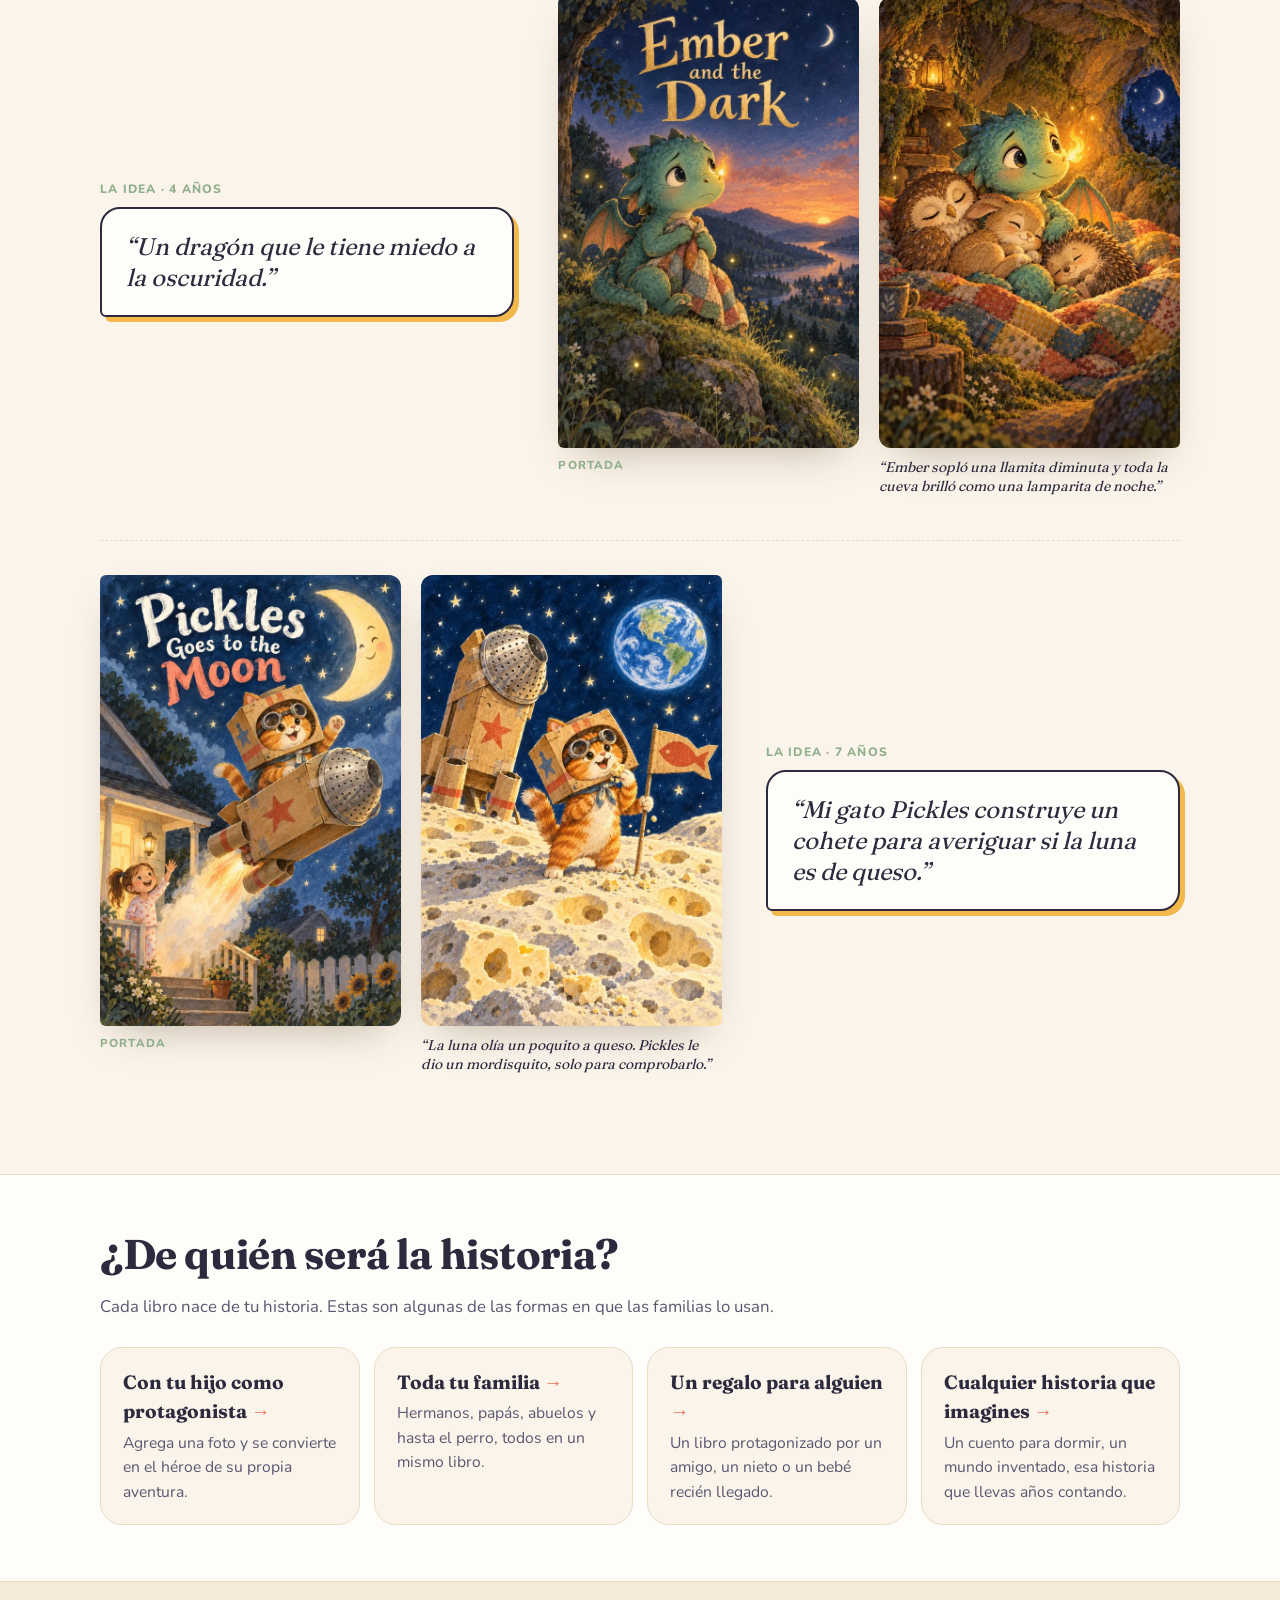
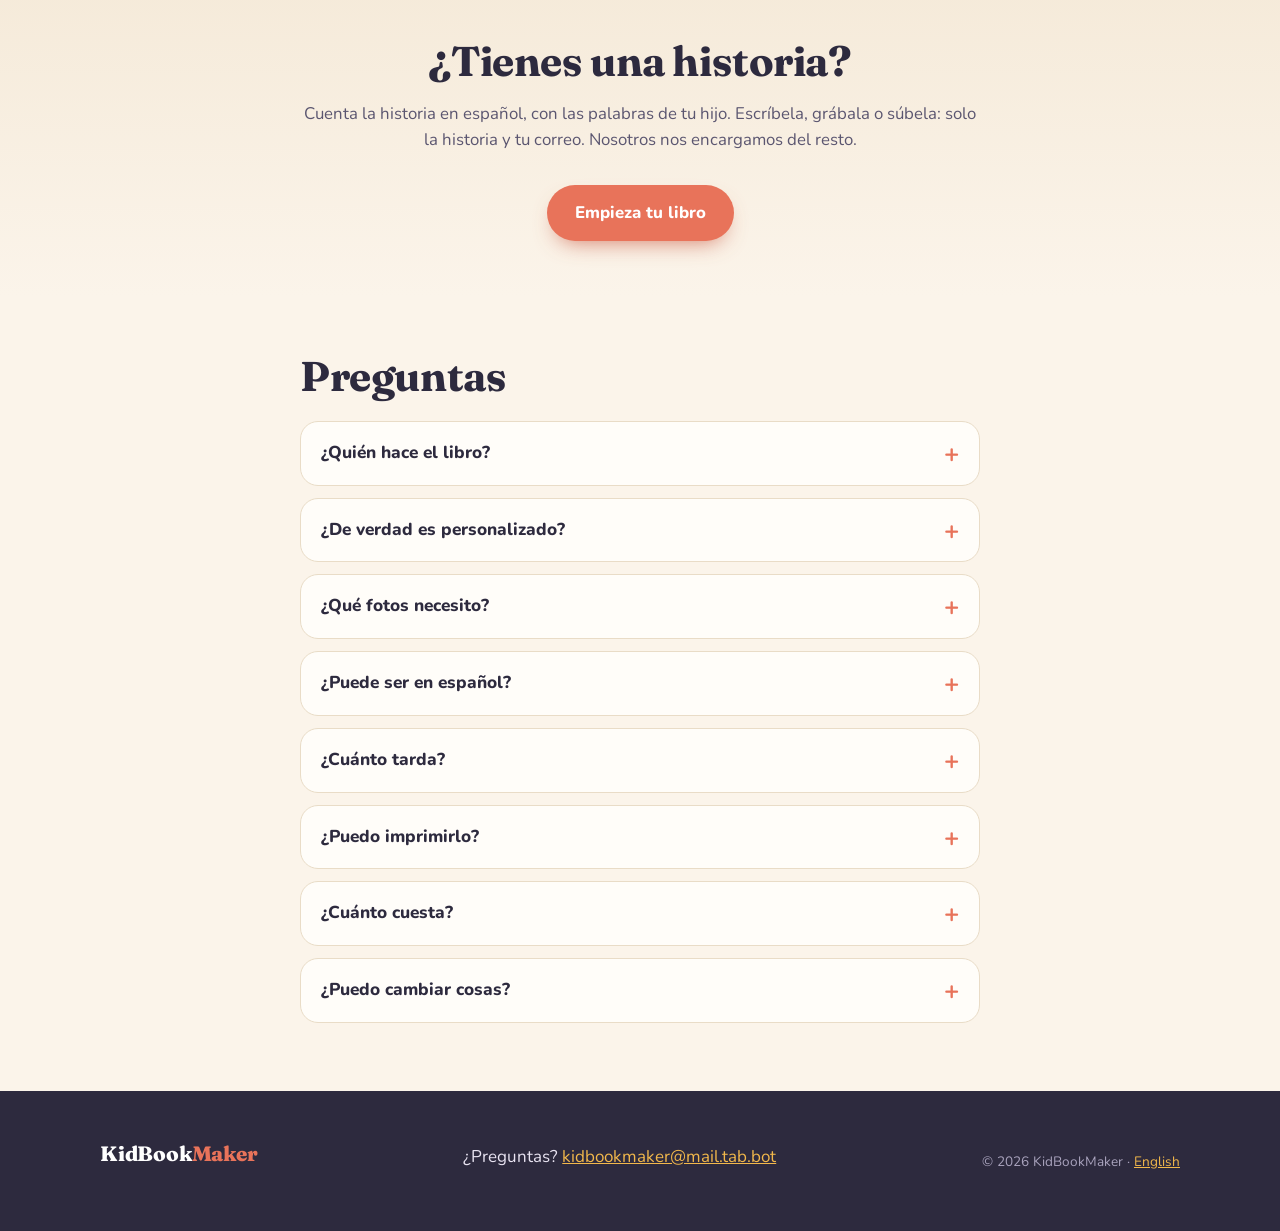
<file: es/index.html>
<!doctype html>
<html lang="es">
<head>
<meta charset="utf-8">
<meta name="viewport" content="width=device-width, initial-scale=1, viewport-fit=cover">
<meta name="robots" content="index, follow, max-image-preview:large">
<link rel="canonical" href="https://kidbookmaker.com/es/">
<link rel="alternate" hreflang="en" href="https://kidbookmaker.com/">
<link rel="alternate" hreflang="es" href="https://kidbookmaker.com/es/">
<link rel="alternate" hreflang="x-default" href="https://kidbookmaker.com/">
<meta property="og:url" content="https://kidbookmaker.com/es/">
<meta property="og:locale" content="es_ES">
<meta property="og:locale:alternate" content="en_US">
<meta property="og:type" content="website">
<meta property="og:site_name" content="KidBookMaker">
<title>KidBookMaker · Tu historia, convertida en un libro bellamente ilustrado</title>
<meta name="description" content="Convierte cualquier historia en un libro ilustrado de verdad: con tu hijo, toda tu familia o un amigo como protagonista, o esa historia que tienes en mente. Tu parte toma minutos; vista previa el mismo día.">
<meta property="og:title" content="KidBookMaker · Tu historia, convertida en un libro bellamente ilustrado">
<meta property="og:description" content="Tu historia, pintada página por página. Con tu hijo, tu familia o un amigo como protagonista, o cualquier historia que imagines. Dale vida en minutos y ten en tus manos un libro de tapa dura.">
<meta property="og:image" content="https://kidbookmaker.com/es/og.png?v=1">
<meta name="twitter:card" content="summary_large_image">
<meta name="twitter:title" content="KidBookMaker · Tu historia, convertida en un libro bellamente ilustrado">
<meta name="twitter:description" content="Tu historia, pintada página por página. Con tu hijo, tu familia o un amigo como protagonista, o cualquier historia que imagines. Dale vida en minutos y ten en tus manos un libro de tapa dura.">
<meta name="twitter:image" content="https://kidbookmaker.com/es/og.png?v=1">
<meta name="theme-color" content="#fbf4ea">
<link rel="icon" href="/favicon.svg" type="image/svg+xml">
<link rel="preload" href="/fonts/fraunces.woff2" as="font" type="font/woff2" crossorigin>
<link rel="stylesheet" href="/styles.css?v=p2">
<script type="application/ld+json">
{
 "@context": "https://schema.org",
 "@graph": [
  {
   "@type": "Organization",
   "@id": "https://kidbookmaker.com/#org",
   "name": "KidBookMaker",
   "url": "https://kidbookmaker.com/",
   "logo": "https://kidbookmaker.com/favicon.svg",
   "image": "https://kidbookmaker.com/og.png",
   "email": "kidbookmaker@mail.tab.bot",
   "contactPoint": {
    "@type": "ContactPoint",
    "contactType": "customer support",
    "email": "kidbookmaker@mail.tab.bot",
    "availableLanguage": [
     "English",
     "Spanish"
    ]
   }
  },
  {
   "@type": "WebSite",
   "@id": "https://kidbookmaker.com/#website",
   "name": "KidBookMaker",
   "url": "https://kidbookmaker.com/",
   "inLanguage": [
    "en",
    "es"
   ],
   "publisher": {
    "@id": "https://kidbookmaker.com/#org"
   }
  },
  {
   "@type": "WebPage",
   "@id": "https://kidbookmaker.com/es/#webpage",
   "url": "https://kidbookmaker.com/es/",
   "inLanguage": "es",
   "name": "KidBookMaker · Tu historia, convertida en un libro bellamente ilustrado",
   "isPartOf": {
    "@id": "https://kidbookmaker.com/#website"
   },
   "about": {
    "@id": "https://kidbookmaker.com/#service"
   }
  },
  {
   "@type": "Service",
   "@id": "https://kidbookmaker.com/#service",
   "provider": {
    "@id": "https://kidbookmaker.com/#org"
   },
   "name": "Libros infantiles ilustrados y personalizados",
   "serviceType": "Libro infantil ilustrado personalizado",
   "description": "Envía cualquier historia escribiéndola, grabándola o subiéndola, y hasta 3 fotos opcionales. Puede tener como protagonista a tu hijo, a toda tu familia o a un amigo (como regalo), o ser cualquier historia que tengas en mente. KidBookMaker la convierte en páginas, ilustra cada escena, te envía una vista previa (normalmente el mismo día) que puedes cambiar todo lo que quieras e imprime un libro de tapa dura cuando lo apruebas. Libros en español o en inglés.",
   "availableLanguage": [
    "English",
    "Spanish"
   ],
   "url": "https://kidbookmaker.com/es/"
  },
  {
   "@type": "HowTo",
   "@id": "https://kidbookmaker.com/es/#howto",
   "name": "Cómo funciona KidBookMaker",
   "inLanguage": "es",
   "step": [
    {
     "@type": "HowToStep",
     "position": 1,
     "name": "Cuéntanos la historia",
     "text": "Escríbela, grábala o súbela, y si quieres agrega hasta 3 fotos. Toma unos minutos."
    },
    {
     "@type": "HowToStep",
     "position": 2,
     "name": "La ilustramos",
     "text": "La convertimos en páginas, pintamos cada escena y te enviamos una vista previa por correo, normalmente el mismo día. Cambia lo que quieras."
    },
    {
     "@type": "HowToStep",
     "position": 3,
     "name": "Ten el libro en tus manos",
     "text": "Apruébalo e imprimimos un libro de tapa dura de verdad. El precio se muestra junto con tu vista previa."
    }
   ]
  },
  {
   "@type": "FAQPage",
   "@id": "https://kidbookmaker.com/es/#faq",
   "inLanguage": "es",
   "mainEntity": [
    {
     "@type": "Question",
     "name": "¿Quién hace el libro?",
     "acceptedAnswer": {
      "@type": "Answer",
      "text": "Tú pones la historia: la idea de tu hijo, un cuento con tu familia o un amigo como protagonista, o una historia que llevas años imaginando. Nosotros la convertimos en páginas, ilustramos cada escena y la maquetamos como un libro ilustrado de verdad, manteniendo tus palabras y tus ideas en el centro."
     }
    },
    {
     "@type": "Question",
     "name": "¿De verdad es personalizado?",
     "acceptedAnswer": {
      "@type": "Answer",
      "text": "Sí, de la primera a la última página. No es una plantilla a la que solo le cambiamos el nombre: el libro nace de tu propia historia y, si agregas fotos, dibujamos a los personajes para que se parezcan a esas personas, ya sea tu hijo, toda tu familia o un amigo."
     }
    },
    {
     "@type": "Question",
     "name": "¿Qué fotos necesito?",
     "acceptedAnswer": {
      "@type": "Answer",
      "text": "Ninguna es obligatoria. Puedes agregar hasta 3 fotos (de hasta 20 MB cada una), por ejemplo del niño o de las personas que quieras en el libro. Funcionan mejor las fotos claras y con buena luz, donde se vean bien las caras."
     }
    },
    {
     "@type": "Question",
     "name": "¿Puede ser en español?",
     "acceptedAnswer": {
      "@type": "Answer",
      "text": "¡Claro! Cuéntanos la historia en español y haremos todo el libro en español: el texto, la portada, todo. Y te escribiremos en español."
     }
    },
    {
     "@type": "Question",
     "name": "¿Cuánto tarda?",
     "acceptedAnswer": {
      "@type": "Answer",
      "text": "Tu parte toma unos minutos: escribe, graba o sube la historia y envíala. Sin dibujar, sin programas de diseño, sin plantillas. La primera vista previa suele llegar el mismo día. La impresión y el envío vienen después de que apruebes el libro."
     }
    },
    {
     "@type": "Question",
     "name": "¿Puedo imprimirlo?",
     "acceptedAnswer": {
      "@type": "Answer",
      "text": "Sí. Cada libro está hecho para imprimirse. Cuando apruebas la vista previa, imprimimos un libro de tapa dura de verdad."
     }
    },
    {
     "@type": "Question",
     "name": "¿Cuánto cuesta?",
     "acceptedAnswer": {
      "@type": "Answer",
      "text": "Los libros tienen un precio por ejemplar, y lo verás junto con tu vista previa. No pagas nada hasta que apruebes el libro."
     }
    },
    {
     "@type": "Question",
     "name": "¿Puedo cambiar cosas?",
     "acceptedAnswer": {
      "@type": "Answer",
      "text": "Sí. Pide todos los cambios que quieras antes de imprimir: palabras, ilustraciones, colores, incluso cómo se ve el protagonista. Solo responde a nuestro correo."
     }
    }
   ]
  }
 ]
}
</script>
</head>
<body>
<a class="skip" href="#start" data-open>Empieza tu libro</a>
<header class="top">
  <div class="wrap top-in">
    <a class="brand" href="#" aria-label="Inicio de KidBookMaker">
      <svg class="brand-mark" viewBox="0 0 40 40" aria-hidden="true"><path d="M20 10c-4-3-10-3.5-15-2v22c5-1.5 11-1 15 2 4-3 10-3.5 15-2V8c-5-1.5-11-1-15 2z" fill="#e8735a"/><path d="M20 10v22" stroke="#fbf4ea" stroke-width="2"/><circle cx="29" cy="6" r="2.4" fill="#f2b84b"/></svg>
      <span>KidBook<em>Maker</em></span>
    </a>
    <nav aria-label="Secciones" class="nav">
      <a href="#how">Cómo funciona</a>
      <a href="#examples">Ejemplos</a>
      <a href="#faq">Preguntas</a>
    </nav>
    <a class="lang" href="/" lang="en" hreflang="en">English</a>
    <a class="btn btn-sm" href="#start" data-open><span class="b-full">Crear un libro</span><span class="b-short">Crear</span></a>
  </div>
</header>

<main>
<section class="hero">
  <div class="wrap hero-in">
    <div class="hero-copy">
      <p class="eyebrow">Dale vida a tu libro en minutos</p>
      <h1>Tu historia, convertida en un libro bellamente ilustrado.</h1>
      <p class="possible">Que el protagonista sea tu hijo, toda tu familia o un amigo (como regalo), o dale vida a <a href="/libro-infantil-personalizado/">cualquier historia que tengas en mente</a>.</p>
      <p class="lede">Escríbela, cuéntala o súbela, y agrega fotos si quieres que personas reales aparezcan en las ilustraciones. Nosotros pintamos cada página, te enviamos una vista previa por correo (normalmente el mismo día) para ajustar lo que quieras y luego imprimimos un libro de tapa dura para toda la vida.</p>
      <div class="hero-cta">
        <a class="btn" href="#start" data-open>Empieza tu libro</a>
        <a class="link-arrow" href="#examples">Ver ejemplos</a>
      </div>
      <p class="fine">No pagas nada hasta que te encante.</p>
    </div>
    <div class="hero-art" aria-hidden="true">
      <img class="fan fan-1" src="/img/page-dragon.webp" alt="" width="640" height="960">
      <img class="fan fan-2" src="/img/cover-dragon.webp" alt="" width="640" height="960">
      <img class="fan fan-3" src="/img/cover-moon.webp" alt="" width="640" height="960">
    </div>
  </div>
</section>

<section id="how" class="how">
  <div class="wrap">
    <h2>Cómo funciona</h2>
    <p class="section-sub">Sin plantillas, sin dibujar, sin programas de diseño. Tu parte toma unos minutos; el libro es único.</p>
    <ol class="steps">
      <li>
        <span class="num">1</span>
        <h3>Cuéntanos la historia</h3>
        <p>Escríbela, grábala o súbela, y si quieres agrega hasta 3 fotos. Con una sola frase basta. Un cuaderno entero también vale. En español, tal como la cuente tu hijo.</p>
      </li>
      <li>
        <span class="num">2</span>
        <h3>La ilustramos</h3>
        <p>La convertimos en páginas, pintamos cada escena y te enviamos una vista previa por correo, normalmente el mismo día. Cambia lo que quieras.</p>
      </li>
      <li>
        <span class="num">3</span>
        <h3>Ten el libro en tus manos</h3>
        <p>Apruébalo e imprimimos un libro de tapa dura de verdad. El precio se muestra junto con tu vista previa.</p>
      </li>
    </ol>
  </div>
</section>

<section id="examples" class="examples">
  <div class="wrap">
    <h2>De una frase a un libro entero</h2>
    <p class="section-sub">Dos historias de ejemplo. Cada una empezó con una sola frase. (Estos ejemplos están en inglés; el tuyo puede ser en español).</p>

    <article class="ex">
      <div class="ex-prompt">
        <span class="tag">La idea · 4 años</span>
        <p class="kid">“Un dragón que le tiene miedo a la oscuridad.”</p>
      </div>
      <div class="ex-book">
        <figure class="ex-cover"><img src="/img/cover-dragon.webp" alt="Portada de Ember and the Dark: un pequeño dragón verde con una manta en una colina al atardecer" width="640" height="960" loading="lazy"><figcaption>Portada</figcaption></figure>
        <figure class="ex-page"><img src="/img/page-dragon.webp" alt="Página interior: la llamita del dragoncito ilumina una cueva acogedora llena de amigos animales dormilones" width="640" height="960" loading="lazy"><figcaption>“Ember sopló una llamita diminuta y toda la cueva brilló como una lamparita de noche.”</figcaption></figure>
      </div>
    </article>

    <article class="ex">
      <div class="ex-prompt">
        <span class="tag">La idea · 7 años</span>
        <p class="kid">“Mi gato Pickles construye un cohete para averiguar si la luna es de queso.”</p>
      </div>
      <div class="ex-book">
        <figure class="ex-cover"><img src="/img/cover-moon.webp" alt="Portada de Pickles Goes to the Moon: un gato naranja despega en un cohete de cartón mientras una niña lo saluda" width="640" height="960" loading="lazy"><figcaption>Portada</figcaption></figure>
        <figure class="ex-page"><img src="/img/page-moon.webp" alt="Página interior: el gato clava una bandera con forma de pez en una luna llena de agujeros, con la Tierra en el cielo" width="640" height="960" loading="lazy"><figcaption>“La luna olía un poquito a queso. Pickles le dio un mordisquito, solo para comprobarlo.”</figcaption></figure>
      </div>
    </article>
  </div>
</section>

<section id="ideas" class="ideas">
  <div class="wrap">
    <h2>¿De quién será la historia?</h2>
    <p class="section-sub">Cada libro nace de tu historia. Estas son algunas de las formas en que las familias lo usan.</p>
    <ul class="idea-grid">
      <li><a class="idea" href="/libro-infantil-personalizado/#hijo"><span class="idea-k">Con tu hijo como protagonista</span><span class="idea-d">Agrega una foto y se convierte en el héroe de su propia aventura.</span></a></li>
      <li><a class="idea" href="/libro-infantil-personalizado/#familia"><span class="idea-k">Toda tu familia</span><span class="idea-d">Hermanos, papás, abuelos y hasta el perro, todos en un mismo libro.</span></a></li>
      <li><a class="idea" href="/libro-infantil-personalizado/#regalo"><span class="idea-k">Un regalo para alguien</span><span class="idea-d">Un libro protagonizado por un amigo, un nieto o un bebé recién llegado.</span></a></li>
      <li><a class="idea" href="/libro-infantil-personalizado/#historia"><span class="idea-k">Cualquier historia que imagines</span><span class="idea-d">Un cuento para dormir, un mundo inventado, esa historia que llevas años contando.</span></a></li>
    </ul>
  </div>
</section>

<section class="cta-band">
  <div class="wrap narrow center">
    <h2>¿Tienes una historia?</h2>
    <p class="section-sub">Cuenta la historia en español, con las palabras de tu hijo. Escríbela, grábala o súbela: solo la historia y tu correo. Nosotros nos encargamos del resto.</p>
    <a class="btn" href="#start" data-open>Empieza tu libro</a>
  </div>
</section>


<section id="faq" class="faq">
  <div class="wrap narrow">
    <h2>Preguntas</h2>
    <details>
      <summary>¿Quién hace el libro?</summary>
      <p>Tú pones la historia: la idea de tu hijo, un cuento con tu familia o un amigo como protagonista, o una historia que llevas años imaginando. Nosotros la convertimos en páginas, ilustramos cada escena y la maquetamos como un libro ilustrado de verdad, manteniendo tus palabras y tus ideas en el centro.</p>
    </details>
    <details>
      <summary>¿De verdad es personalizado?</summary>
      <p>Sí, de la primera a la última página. No es una plantilla a la que solo le cambiamos el nombre: el libro nace de tu propia historia y, si agregas fotos, dibujamos a los personajes para que se parezcan a esas personas, ya sea tu hijo, toda tu familia o un amigo.</p>
    </details>
    <details>
      <summary>¿Qué fotos necesito?</summary>
      <p>Ninguna es obligatoria. Puedes agregar hasta 3 fotos (de hasta 20 MB cada una), por ejemplo del niño o de las personas que quieras en el libro. Funcionan mejor las fotos claras y con buena luz, donde se vean bien las caras.</p>
    </details>
    <details>
      <summary>¿Puede ser en español?</summary>
      <p>¡Claro! Cuéntanos la historia en español y haremos todo el libro en español: el texto, la portada, todo. Y te escribiremos en español.</p>
    </details>
    <details>
      <summary>¿Cuánto tarda?</summary>
      <p>Tu parte toma unos minutos: escribe, graba o sube la historia y envíala. Sin dibujar, sin programas de diseño, sin plantillas. La primera vista previa suele llegar el mismo día. La impresión y el envío vienen después de que apruebes el libro.</p>
    </details>
    <details>
      <summary>¿Puedo imprimirlo?</summary>
      <p>Sí. Cada libro está hecho para imprimirse. Cuando apruebas la vista previa, imprimimos un libro de tapa dura de verdad.</p>
    </details>
    <details>
      <summary>¿Cuánto cuesta?</summary>
      <p>Los libros tienen un precio por ejemplar, y lo verás junto con tu vista previa. No pagas nada hasta que apruebes el libro.</p>
    </details>
    <details>
      <summary>¿Puedo cambiar cosas?</summary>
      <p>Sí. Pide todos los cambios que quieras antes de imprimir: palabras, ilustraciones, colores, incluso cómo se ve el protagonista. Solo responde a nuestro correo.</p>
    </details>
  </div>
</section>
</main>

<footer class="foot">
  <div class="wrap foot-in">
    <p class="brand small"><span>KidBook<em>Maker</em></span></p>
    <p>¿Preguntas? <a href="mailto:kidbookmaker@mail.tab.bot">kidbookmaker@mail.tab.bot</a></p>
    <p class="micro">© 2026 KidBookMaker · <a href="/" lang="en" hreflang="en">English</a></p>
  </div>
</footer>
<div class="modal" id="start" hidden>
  <div class="modal-backdrop" data-close></div>
  <div class="sheet" role="dialog" aria-modal="true" aria-labelledby="modal-title" id="sheet">
    <div class="sheet-head">
      <h2 id="modal-title">Cuéntanos la historia</h2>
      <button type="button" class="x-btn" data-close aria-label="Cerrar">×</button>
    </div>
    <form id="story-form" class="sheet-form" novalidate>
      <div class="sheet-body" id="sheet-body">
        <div class="field">
          <label for="story">La historia <span class="hint">escríbela o pégala; una frase basta</span></label>
          <textarea id="story" name="story" rows="6" maxlength="20000" placeholder="Por ejemplo: Mi hermana Lucía encuentra una puerta en el árbol del patio que lleva a un bosque de caramelos…"></textarea>
        </div>
        <div class="field">
          <span class="label">O añádela de otra forma</span>
          <div class="extras">
            <div class="extra" id="rec-box">
              <button type="button" class="chip-btn" id="rec-btn"><span class="dot" aria-hidden="true"></span><span id="rec-label">Grabar una nota de voz</span></button>
              <span class="rec-time" id="rec-time" hidden>0:00</span>
              <audio id="rec-play" controls hidden></audio>
              <button type="button" class="text-btn" id="rec-clear" hidden>Quitar</button>
            </div>
            <label class="extra file-pick">
              <input type="file" id="audio" name="audio" accept="audio/*">
              <span class="chip-btn">Subir un audio</span>
              <span class="file-name" data-for="audio"></span>
            </label>
            <label class="extra file-pick">
              <input type="file" id="story_file" name="story_file" accept=".pdf,.doc,.docx,.txt,.rtf,.odt,.pages,image/*">
              <span class="chip-btn">Subir un archivo</span>
              <span class="file-name" data-for="story_file"></span>
            </label>
          </div>
          <p class="micro">Doc, PDF o una foto de la página. Hasta 20 MB cada uno.</p>
        </div>
        <div class="field" id="photos-field">
          <span class="label" id="photos-label">Fotos <span class="hint">opcional</span></span>
          <label class="extra file-pick photo-pick">
            <input type="file" id="photos" name="photos" accept="image/*" multiple aria-labelledby="photos-label" aria-describedby="photos-help photos-msg">
            <span class="chip-btn" id="photos-btn">Añadir fotos</span>
            <span class="file-name" id="photos-count" aria-live="polite"></span>
          </label>
          <p class="micro" id="photos-help">Añade hasta 3 fotos — p. ej. de las personas que saldrán en el libro. Hasta 20 MB cada una.</p>
          <ul class="photo-list" id="photo-list"></ul>
          <p class="photo-msg" id="photos-msg" role="alert" hidden></p>
        </div>
        <div class="field">
          <label for="author_name">Nombre del autor <span class="hint">opcional</span></label>
          <input id="author_name" name="author_name" type="text" autocomplete="off" maxlength="80" placeholder="Va en la portada, p. ej. Lucía, 7 años">
        </div>
        <div class="field">
          <label for="email">Tu correo electrónico</label>
          <input id="email" name="email" type="email" autocomplete="email" inputmode="email" required placeholder="tu@ejemplo.com">
        </div>
        <div class="field last">
          <label for="phone">Teléfono <span class="hint">opcional</span></label>
          <input id="phone" name="phone" type="tel" autocomplete="tel" inputmode="tel" maxlength="30" placeholder="(555) 123-4567" aria-describedby="phone-help">
          <p class="micro" id="phone-help">Solo para poder contactarte si nuestro correo llega a spam. Nunca lo compartiremos.</p>
        </div>
        <div class="hp" aria-hidden="true"><label>Website <input name="website" tabindex="-1" autocomplete="off"></label></div>
      </div>
      <div class="sheet-foot">
        <p class="form-error" id="form-error" role="alert" hidden></p>
        <button class="btn btn-wide" type="submit" id="submit-btn">Enviar mi historia</button>
        <p class="micro center">No pagas nada ahora. El precio se muestra con tu vista previa.</p>
      </div>
    </form>
    <div class="done" id="done" hidden tabindex="-1">
      <div class="done-art" aria-hidden="true">📚</div>
      <h2>¡Recibido! Pronto te enviaremos una vista previa por correo.</h2>
      <p>Revisa tu bandeja de entrada (y la carpeta de spam, por si acaso). Responde a ese correo con cualquier cambio.</p>
      <button type="button" class="btn" data-close>Listo</button>
      <button type="button" class="text-btn" id="another">Enviar otra historia</button>
    </div>
  </div>
</div>
<script>
window.KBM_STRINGS={
  rec_unsupported:"Tu navegador no permite grabar. Puedes subir un archivo de audio en su lugar.",
  mic_error:"No pudimos acceder a tu micrófono. Puedes permitirlo en los ajustes del navegador o subir un archivo de audio.",
  rec_again:"Grabar de nuevo", rec_stop:"Detener la grabación", rec_start:"Grabar una nota de voz",
  too_big:" (demasiado grande, máx. 20 MB)",
  need_story:"Cuéntanos la historia: escribe una frase, grábala o súbela.",
  need_email:"Añade un correo para poder enviarte la vista previa.",
  file_over:"Uno de los archivos supera los 20 MB. Elige uno más pequeño.",
  need_phone:"Revisa el teléfono: al menos 7 dígitos (o déjalo en blanco).",
  sending:"Enviando…", submit:"Enviar mi historia",
  err_generic:"Algo salió mal al enviar tu historia. Inténtalo de nuevo.",
  err_413:"Ese archivo es demasiado grande (máx. 20 MB).",
  err_429:"Demasiados intentos desde aquí. Espera un poco e inténtalo de nuevo.",
  err_net:"No pudimos conectar con el servidor. Revisa tu conexión e inténtalo de nuevo.",
  photos_add:"Añadir fotos", photos_add_more:"Añadir otra foto", photos_count:"{n} de 3", photo_remove:"Quitar foto",
  photos_max:"Solo caben 3 fotos. Nos quedamos con las 3 primeras.",
  photos_full:"Ya hay 3 fotos. Quita una para añadir otra.",
  photo_big:"{name} supera los 20 MB. Elige una foto más pequeña.",
  photo_type:"{name} no es una foto. Para documentos usa «Subir un archivo».",
  err_photos:"Solo se pueden enviar 3 fotos, y solo imágenes."
};
</script>
<script src="/script.js?v=photos1" defer></script>
</body>
</html>
</file>
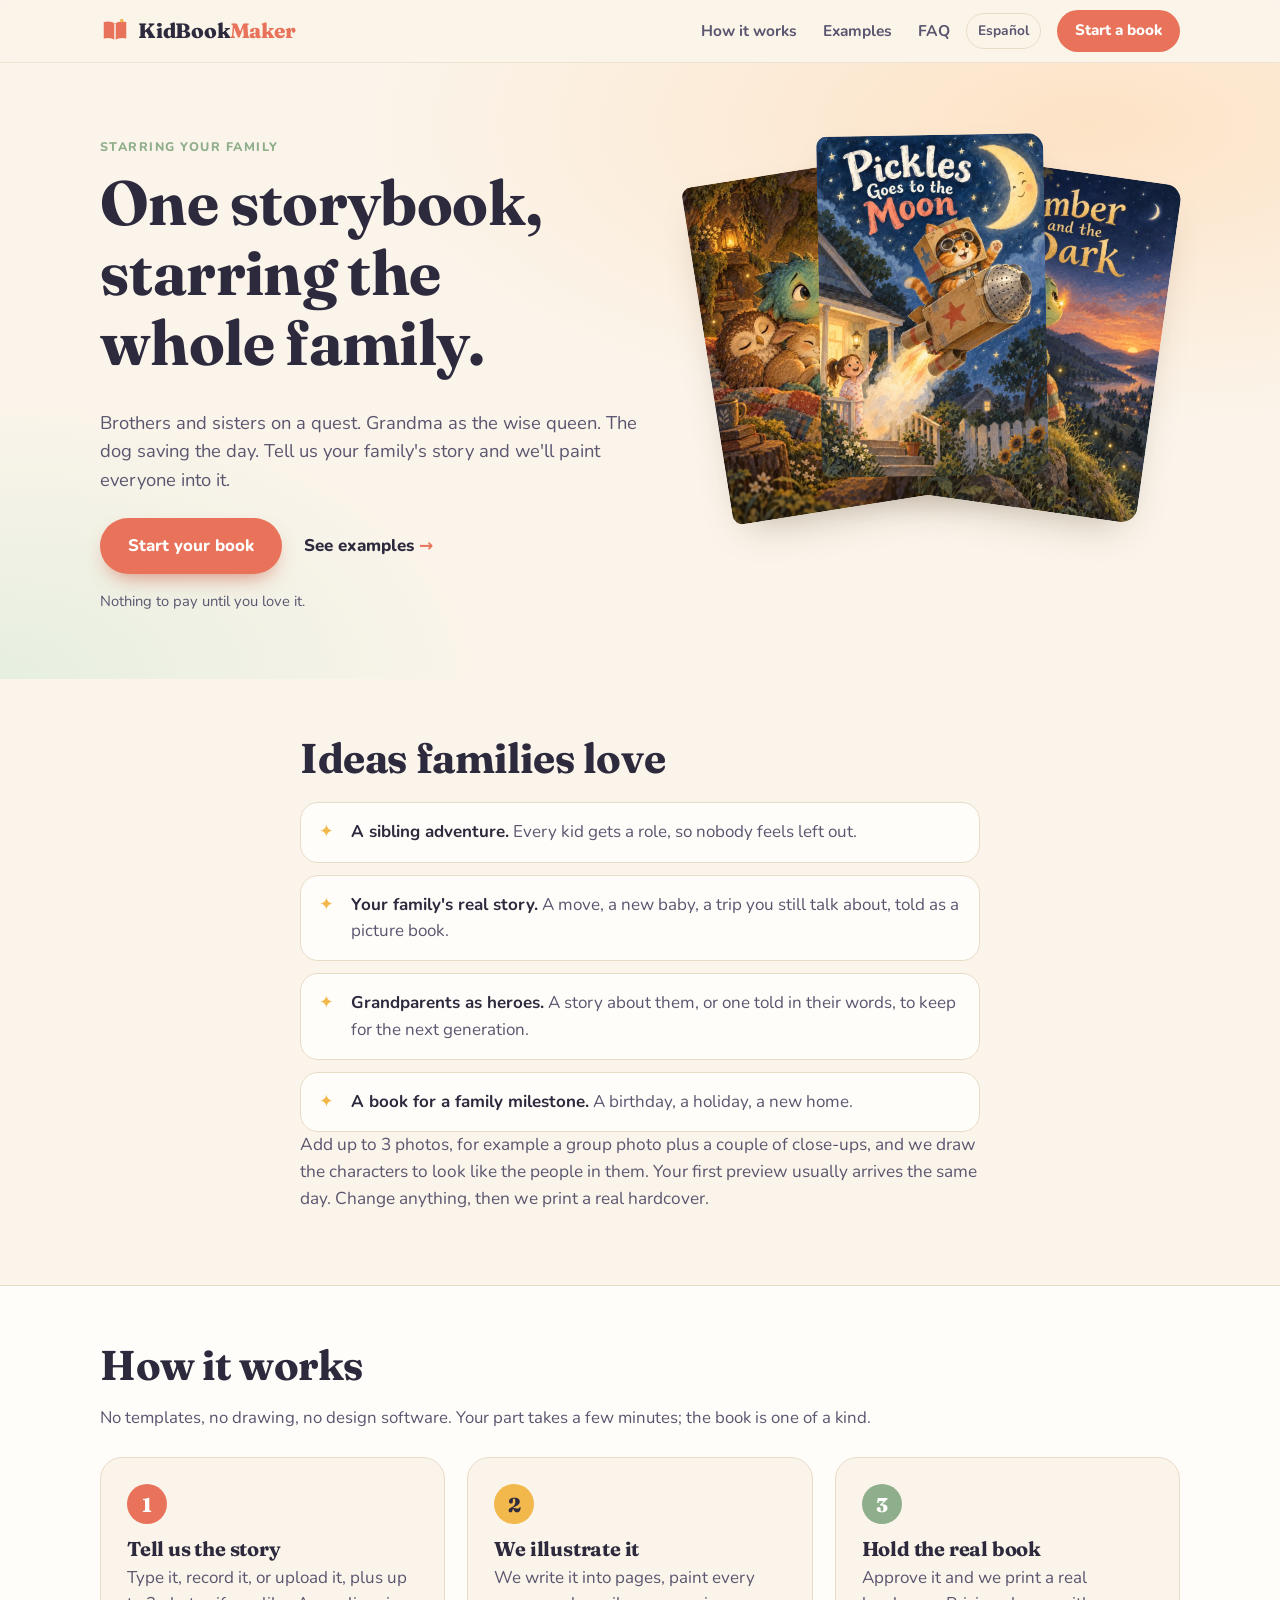
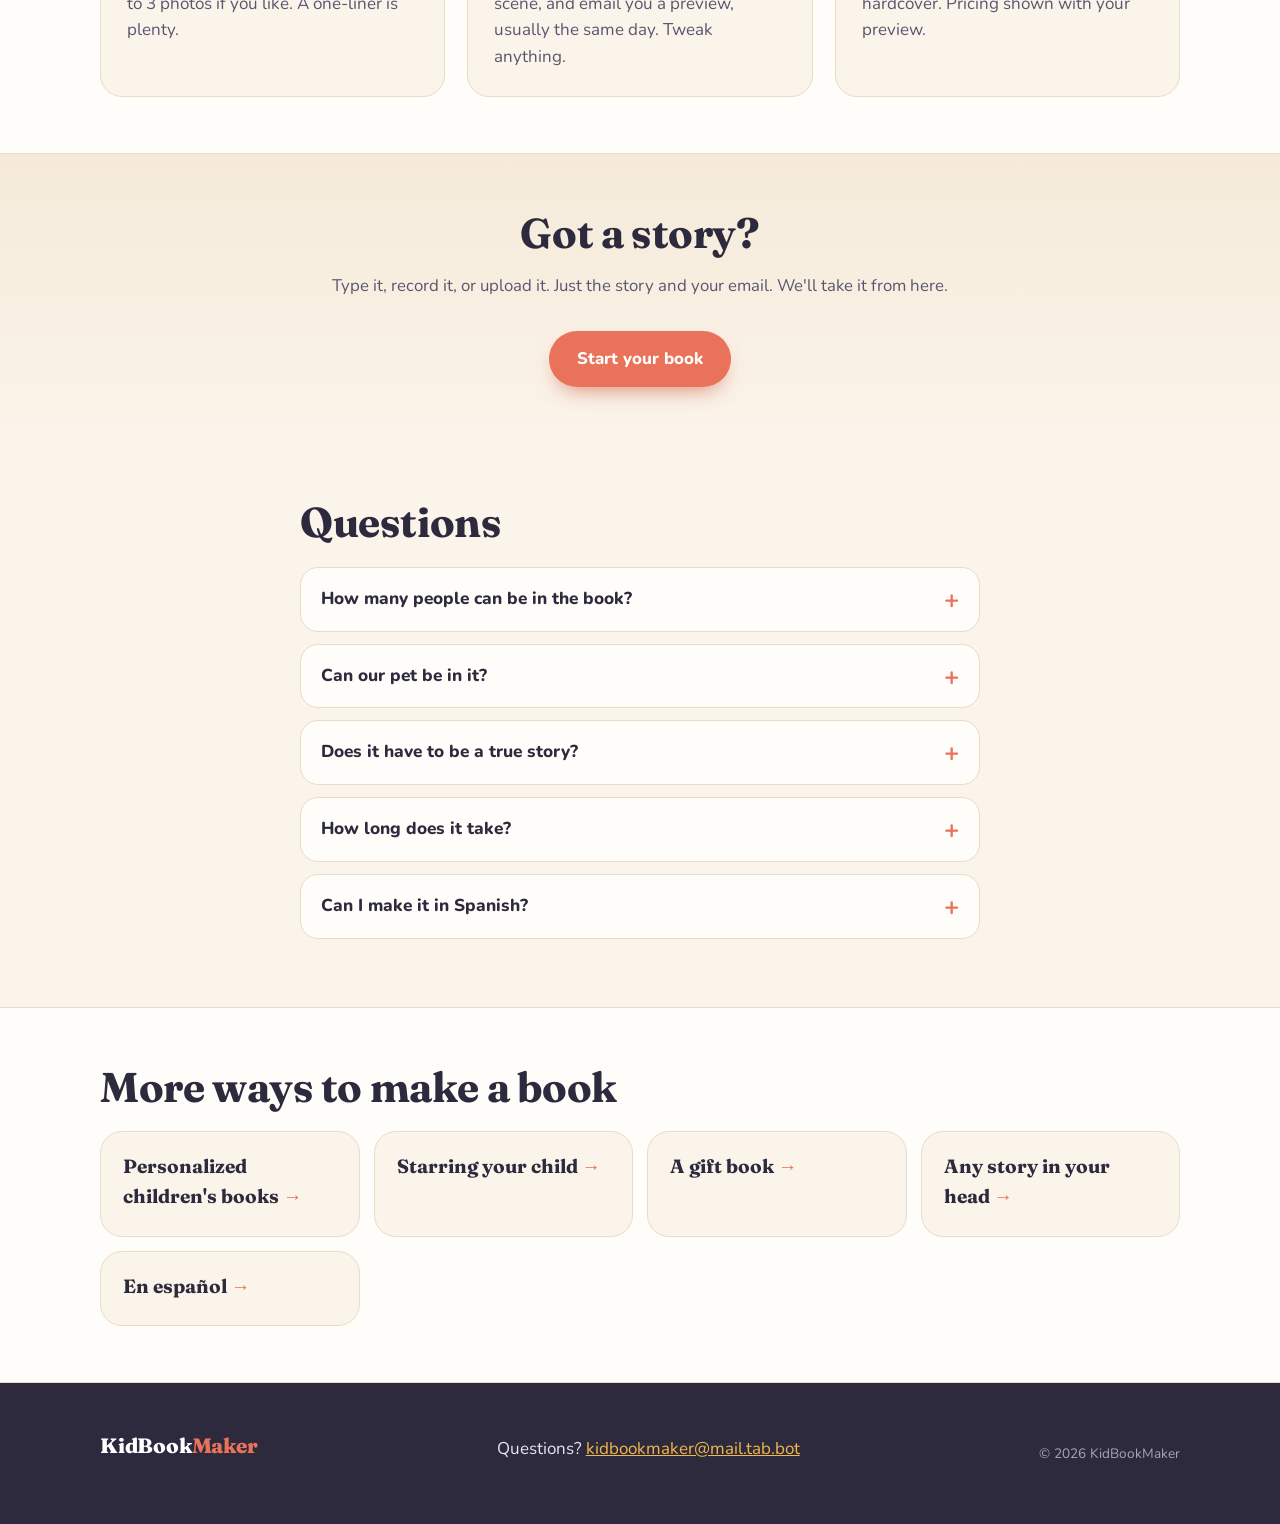
<file: family-storybook/index.html>
<!doctype html>
<html lang="en">
<head>
<meta charset="utf-8">
<meta name="viewport" content="width=device-width, initial-scale=1, viewport-fit=cover">
<meta name="robots" content="index, follow, max-image-preview:large">
<link rel="canonical" href="https://kidbookmaker.com/family-storybook/">
<title>A Personalized Storybook Starring Your Whole Family · KidBookMaker</title>
<meta name="description" content="Put the whole family in one illustrated storybook: siblings, parents, grandparents, even the dog. Tell the story, add photos, preview the same day, then print a real hardcover.">
<meta property="og:url" content="https://kidbookmaker.com/family-storybook/">
<meta property="og:type" content="website">
<meta property="og:site_name" content="KidBookMaker">
<meta property="og:locale" content="en_US">
<meta property="og:title" content="A Personalized Storybook Starring Your Whole Family · KidBookMaker">
<meta property="og:description" content="Put the whole family in one illustrated storybook: siblings, parents, grandparents, even the dog. Tell the story, add photos, preview the same day, then print a real hardcover.">
<meta property="og:image" content="https://kidbookmaker.com/og.png?v=3">
<meta name="twitter:card" content="summary_large_image">
<meta name="twitter:title" content="A Personalized Storybook Starring Your Whole Family · KidBookMaker">
<meta name="twitter:description" content="Put the whole family in one illustrated storybook: siblings, parents, grandparents, even the dog. Tell the story, add photos, preview the same day, then print a real hardcover.">
<meta name="twitter:image" content="https://kidbookmaker.com/og.png?v=3">
<meta name="theme-color" content="#fbf4ea">
<link rel="icon" href="/favicon.svg" type="image/svg+xml">
<link rel="preload" href="/fonts/fraunces.woff2" as="font" type="font/woff2" crossorigin>
<link rel="stylesheet" href="/styles.css?v=p2">
<script type="application/ld+json">
{
 "@context": "https://schema.org",
 "@graph": [
  {
   "@type": "WebPage",
   "@id": "https://kidbookmaker.com/family-storybook/#webpage",
   "url": "https://kidbookmaker.com/family-storybook/",
   "name": "A Personalized Storybook Starring Your Whole Family · KidBookMaker",
   "description": "Put the whole family in one illustrated storybook: siblings, parents, grandparents, even the dog. Tell the story, add photos, preview the same day, then print a real hardcover.",
   "inLanguage": "en",
   "isPartOf": {
    "@id": "https://kidbookmaker.com/#website"
   },
   "about": {
    "@id": "https://kidbookmaker.com/#service"
   },
   "publisher": {
    "@id": "https://kidbookmaker.com/#org"
   },
   "breadcrumb": {
    "@id": "https://kidbookmaker.com/family-storybook/#crumbs"
   }
  },
  {
   "@type": "BreadcrumbList",
   "@id": "https://kidbookmaker.com/family-storybook/#crumbs",
   "itemListElement": [
    {
     "@type": "ListItem",
     "position": 1,
     "name": "KidBookMaker",
     "item": "https://kidbookmaker.com/"
    },
    {
     "@type": "ListItem",
     "position": 2,
     "name": "Starring your family",
     "item": "https://kidbookmaker.com/family-storybook/"
    }
   ]
  },
  {
   "@type": "Organization",
   "@id": "https://kidbookmaker.com/#org",
   "name": "KidBookMaker",
   "url": "https://kidbookmaker.com/",
   "logo": "https://kidbookmaker.com/favicon.svg",
   "email": "kidbookmaker@mail.tab.bot"
  },
  {
   "@type": "WebSite",
   "@id": "https://kidbookmaker.com/#website",
   "name": "KidBookMaker",
   "url": "https://kidbookmaker.com/"
  },
  {
   "@type": "Service",
   "@id": "https://kidbookmaker.com/#service",
   "name": "Personalized illustrated children's books",
   "provider": {
    "@id": "https://kidbookmaker.com/#org"
   },
   "availableLanguage": [
    "English",
    "Spanish"
   ],
   "url": "https://kidbookmaker.com/"
  },
  {
   "@type": "FAQPage",
   "@id": "https://kidbookmaker.com/family-storybook/#faq",
   "inLanguage": "en",
   "mainEntity": [
    {
     "@type": "Question",
     "name": "How many people can be in the book?",
     "acceptedAnswer": {
      "@type": "Answer",
      "text": "As many as the story needs. Photos help us draw people to look like themselves; you can add up to 3, and a group photo is a great way to include everyone."
     }
    },
    {
     "@type": "Question",
     "name": "Can our pet be in it?",
     "acceptedAnswer": {
      "@type": "Answer",
      "text": "Of course. Pets make wonderful characters. Add a photo and mention them in the story."
     }
    },
    {
     "@type": "Question",
     "name": "Does it have to be a true story?",
     "acceptedAnswer": {
      "@type": "Answer",
      "text": "No. It can be your family's real story or a made-up adventure starring all of you."
     }
    },
    {
     "@type": "Question",
     "name": "How long does it take?",
     "acceptedAnswer": {
      "@type": "Answer",
      "text": "Your part takes a few minutes. Your first preview usually arrives the same day. Printing and shipping come after you approve."
     }
    },
    {
     "@type": "Question",
     "name": "Can I make it in Spanish?",
     "acceptedAnswer": {
      "@type": "Answer",
      "text": "Yes. Tell us the story in Spanish and the whole book, and our emails, will be in Spanish."
     }
    }
   ]
  }
 ]
}
</script>
</head>
<body>
<a class="skip" href="#start" data-open>Start your book</a>
<header class="top">
  <div class="wrap top-in">
    <a class="brand" href="/" aria-label="KidBookMaker home">
      <svg class="brand-mark" viewBox="0 0 40 40" aria-hidden="true"><path d="M20 10c-4-3-10-3.5-15-2v22c5-1.5 11-1 15 2 4-3 10-3.5 15-2V8c-5-1.5-11-1-15 2z" fill="#e8735a"/><path d="M20 10v22" stroke="#fbf4ea" stroke-width="2"/><circle cx="29" cy="6" r="2.4" fill="#f2b84b"/></svg>
      <span>KidBook<em>Maker</em></span>
    </a>
    <nav aria-label="Sections" class="nav">
      <a href="#how">How it works</a>
      <a href="/#examples">Examples</a>
      <a href="#faq">FAQ</a>
    </nav>
    <a class="lang" href="/libro-infantil-personalizado/" lang="es" hreflang="es">Español</a>
    <a class="btn btn-sm" href="#start" data-open><span class="b-full">Start a book</span><span class="b-short">Start</span></a>
  </div>
</header>

<main>
<section class="hero">
  <div class="wrap hero-in">
    <div class="hero-copy">
      <p class="eyebrow">Starring your family</p>
      <h1>One storybook, starring the whole&nbsp;family.</h1>
      <p class="lede">Brothers and sisters on a quest. Grandma as the wise queen. The dog saving the day. Tell us your family's story and we'll paint everyone into it.</p>
      <div class="hero-cta">
        <a class="btn" href="#start" data-open>Start your book</a>
        <a class="link-arrow" href="/#examples">See examples</a>
      </div>
      <p class="fine">Nothing to pay until you love it.</p>
    </div>
    <div class="hero-art" aria-hidden="true">
      <img class="fan fan-1" src="/img/page-dragon.webp" alt="" width="640" height="960">
      <img class="fan fan-2" src="/img/cover-dragon.webp" alt="" width="640" height="960">
      <img class="fan fan-3" src="/img/cover-moon.webp" alt="" width="640" height="960">
    </div>
  </div>
</section>

<section class="lp-body">
  <div class="wrap narrow">
    <h2>Ideas families love</h2>
    <ul class="lp-list">
      <li><b>A sibling adventure.</b> Every kid gets a role, so nobody feels left out.</li>
      <li><b>Your family's real story.</b> A move, a new baby, a trip you still talk about, told as a picture book.</li>
      <li><b>Grandparents as heroes.</b> A story about them, or one told in their words, to keep for the next generation.</li>
      <li><b>A book for a family milestone.</b> A birthday, a holiday, a new home.</li>
    </ul>
    <div class="prose">
      <p>Add up to 3 photos, for example a group photo plus a couple of close-ups, and we draw the characters to look like the people in them. Your first preview usually arrives the same day. Change anything, then we print a real hardcover.</p>
    </div>
  </div>
</section>

<section id="how" class="how">
  <div class="wrap">
    <h2>How it works</h2>
    <p class="section-sub">No templates, no drawing, no design software. Your part takes a few minutes; the book is one of a kind.</p>
    <ol class="steps">
      <li>
        <span class="num">1</span>
        <h3>Tell us the story</h3>
        <p>Type it, record it, or upload it, plus up to 3 photos if you like. A one-liner is plenty.</p>
      </li>
      <li>
        <span class="num">2</span>
        <h3>We illustrate it</h3>
        <p>We write it into pages, paint every scene, and email you a preview, usually the same day. Tweak anything.</p>
      </li>
      <li>
        <span class="num">3</span>
        <h3>Hold the real book</h3>
        <p>Approve it and we print a real hardcover. Pricing shown with your preview.</p>
      </li>
    </ol>
  </div>
</section>

<section class="cta-band">
  <div class="wrap narrow center">
    <h2>Got a story?</h2>
    <p class="section-sub">Type it, record it, or upload it. Just the story and your email. We'll take it from here.</p>
    <a class="btn" href="#start" data-open>Start your book</a>
  </div>
</section>

<section id="faq" class="faq">
  <div class="wrap narrow">
    <h2>Questions</h2>
    <details>
      <summary>How many people can be in the book?</summary>
      <p>As many as the story needs. Photos help us draw people to look like themselves; you can add up to 3, and a group photo is a great way to include everyone.</p>
    </details>
    <details>
      <summary>Can our pet be in it?</summary>
      <p>Of course. Pets make wonderful characters. Add a photo and mention them in the story.</p>
    </details>
    <details>
      <summary>Does it have to be a true story?</summary>
      <p>No. It can be your family's real story or a made-up adventure starring all of you.</p>
    </details>
    <details>
      <summary>How long does it take?</summary>
      <p>Your part takes a few minutes. Your first preview usually arrives the same day. Printing and shipping come after you approve.</p>
    </details>
    <details>
      <summary>Can I make it in Spanish?</summary>
      <p>Yes. Tell us the story in Spanish and the whole book, and our emails, will be in Spanish.</p>
    </details>
  </div>
</section>

<section class="ideas">
  <div class="wrap">
    <h2>More ways to make a book</h2>
    <ul class="idea-grid"><li><a class="idea" href="/personalized-childrens-book/"><span class="idea-k">Personalized children's books</span></a></li><li><a class="idea" href="/book-starring-your-child/"><span class="idea-k">Starring your child</span></a></li><li><a class="idea" href="/personalized-gift-book/"><span class="idea-k">A gift book</span></a></li><li><a class="idea" href="/custom-storybook/"><span class="idea-k">Any story in your head</span></a></li><li><a class="idea" href="/libro-infantil-personalizado/" lang="es"><span class="idea-k">En español</span></a></li></ul>
  </div>
</section>
</main>

<footer class="foot">
  <div class="wrap foot-in">
    <p class="brand small"><span>KidBook<em>Maker</em></span></p>
    <p>Questions? <a href="mailto:kidbookmaker@mail.tab.bot">kidbookmaker@mail.tab.bot</a></p>
    <p class="micro">© 2026 KidBookMaker</p>
  </div>
</footer>
<div class="modal" id="start" hidden>
  <div class="modal-backdrop" data-close></div>
  <div class="sheet" role="dialog" aria-modal="true" aria-labelledby="modal-title" id="sheet">
    <div class="sheet-head">
      <h2 id="modal-title">Tell us the story</h2>
      <button type="button" class="x-btn" data-close aria-label="Close">×</button>
    </div>
    <form id="story-form" class="sheet-form" novalidate>
      <div class="sheet-body" id="sheet-body">
        <div class="field">
          <label for="story">The story <span class="hint">type or paste; a one-liner is fine</span></label>
          <textarea id="story" name="story" rows="6" maxlength="20000" placeholder="e.g. My sister Leah finds a door in our backyard tree that leads to a candy forest…"></textarea>
        </div>
        <div class="field">
          <span class="label">Or add it another way</span>
          <div class="extras">
            <div class="extra" id="rec-box">
              <button type="button" class="chip-btn" id="rec-btn"><span class="dot" aria-hidden="true"></span><span id="rec-label">Record a voice note</span></button>
              <span class="rec-time" id="rec-time" hidden>0:00</span>
              <audio id="rec-play" controls hidden></audio>
              <button type="button" class="text-btn" id="rec-clear" hidden>Remove</button>
            </div>
            <label class="extra file-pick">
              <input type="file" id="audio" name="audio" accept="audio/*">
              <span class="chip-btn">Upload audio</span>
              <span class="file-name" data-for="audio"></span>
            </label>
            <label class="extra file-pick">
              <input type="file" id="story_file" name="story_file" accept=".pdf,.doc,.docx,.txt,.rtf,.odt,.pages,image/*">
              <span class="chip-btn">Upload a file</span>
              <span class="file-name" data-for="story_file"></span>
            </label>
          </div>
          <p class="micro">Doc, PDF, or a photo of the page. Up to 20 MB each.</p>
        </div>
        <div class="field" id="photos-field">
          <span class="label" id="photos-label">Photos <span class="hint">optional</span></span>
          <label class="extra file-pick photo-pick">
            <input type="file" id="photos" name="photos" accept="image/*" multiple aria-labelledby="photos-label" aria-describedby="photos-help photos-msg">
            <span class="chip-btn" id="photos-btn">Add photos</span>
            <span class="file-name" id="photos-count" aria-live="polite"></span>
          </label>
          <p class="micro" id="photos-help">Add up to 3 photos — e.g. the people to put in the book. Up to 20 MB each.</p>
          <ul class="photo-list" id="photo-list"></ul>
          <p class="photo-msg" id="photos-msg" role="alert" hidden></p>
        </div>
        <div class="field">
          <label for="author_name">Author name <span class="hint">optional</span></label>
          <input id="author_name" name="author_name" type="text" autocomplete="off" maxlength="80" placeholder="Goes on the cover, e.g. Leah, age 7">
        </div>
        <div class="field">
          <label for="email">Your email</label>
          <input id="email" name="email" type="email" autocomplete="email" inputmode="email" required placeholder="you@example.com">
        </div>
        <div class="field last">
          <label for="phone">Phone <span class="hint">optional</span></label>
          <input id="phone" name="phone" type="tel" autocomplete="tel" inputmode="tel" maxlength="30" placeholder="(555) 123-4567" aria-describedby="phone-help">
          <p class="micro" id="phone-help">Only so we can reach you if our email lands in spam. We'll never share it.</p>
        </div>
        <div class="hp" aria-hidden="true"><label>Website <input name="website" tabindex="-1" autocomplete="off"></label></div>
      </div>
      <div class="sheet-foot">
        <p class="form-error" id="form-error" role="alert" hidden></p>
        <button class="btn btn-wide" type="submit" id="submit-btn">Send my story</button>
        <p class="micro center">Nothing to pay now. Pricing shown with your preview.</p>
      </div>
    </form>
    <div class="done" id="done" hidden tabindex="-1">
      <div class="done-art" aria-hidden="true">📚</div>
      <h2>Got it! We'll email you a preview soon.</h2>
      <p>Keep an eye on your inbox (and your spam folder, just in case). Reply to that email with any changes.</p>
      <button type="button" class="btn" data-close>Done</button>
      <button type="button" class="text-btn" id="another">Send another story</button>
    </div>
  </div>
</div>
<script src="/script.js?v=photos1" defer></script>
</body>
</html>
</file>
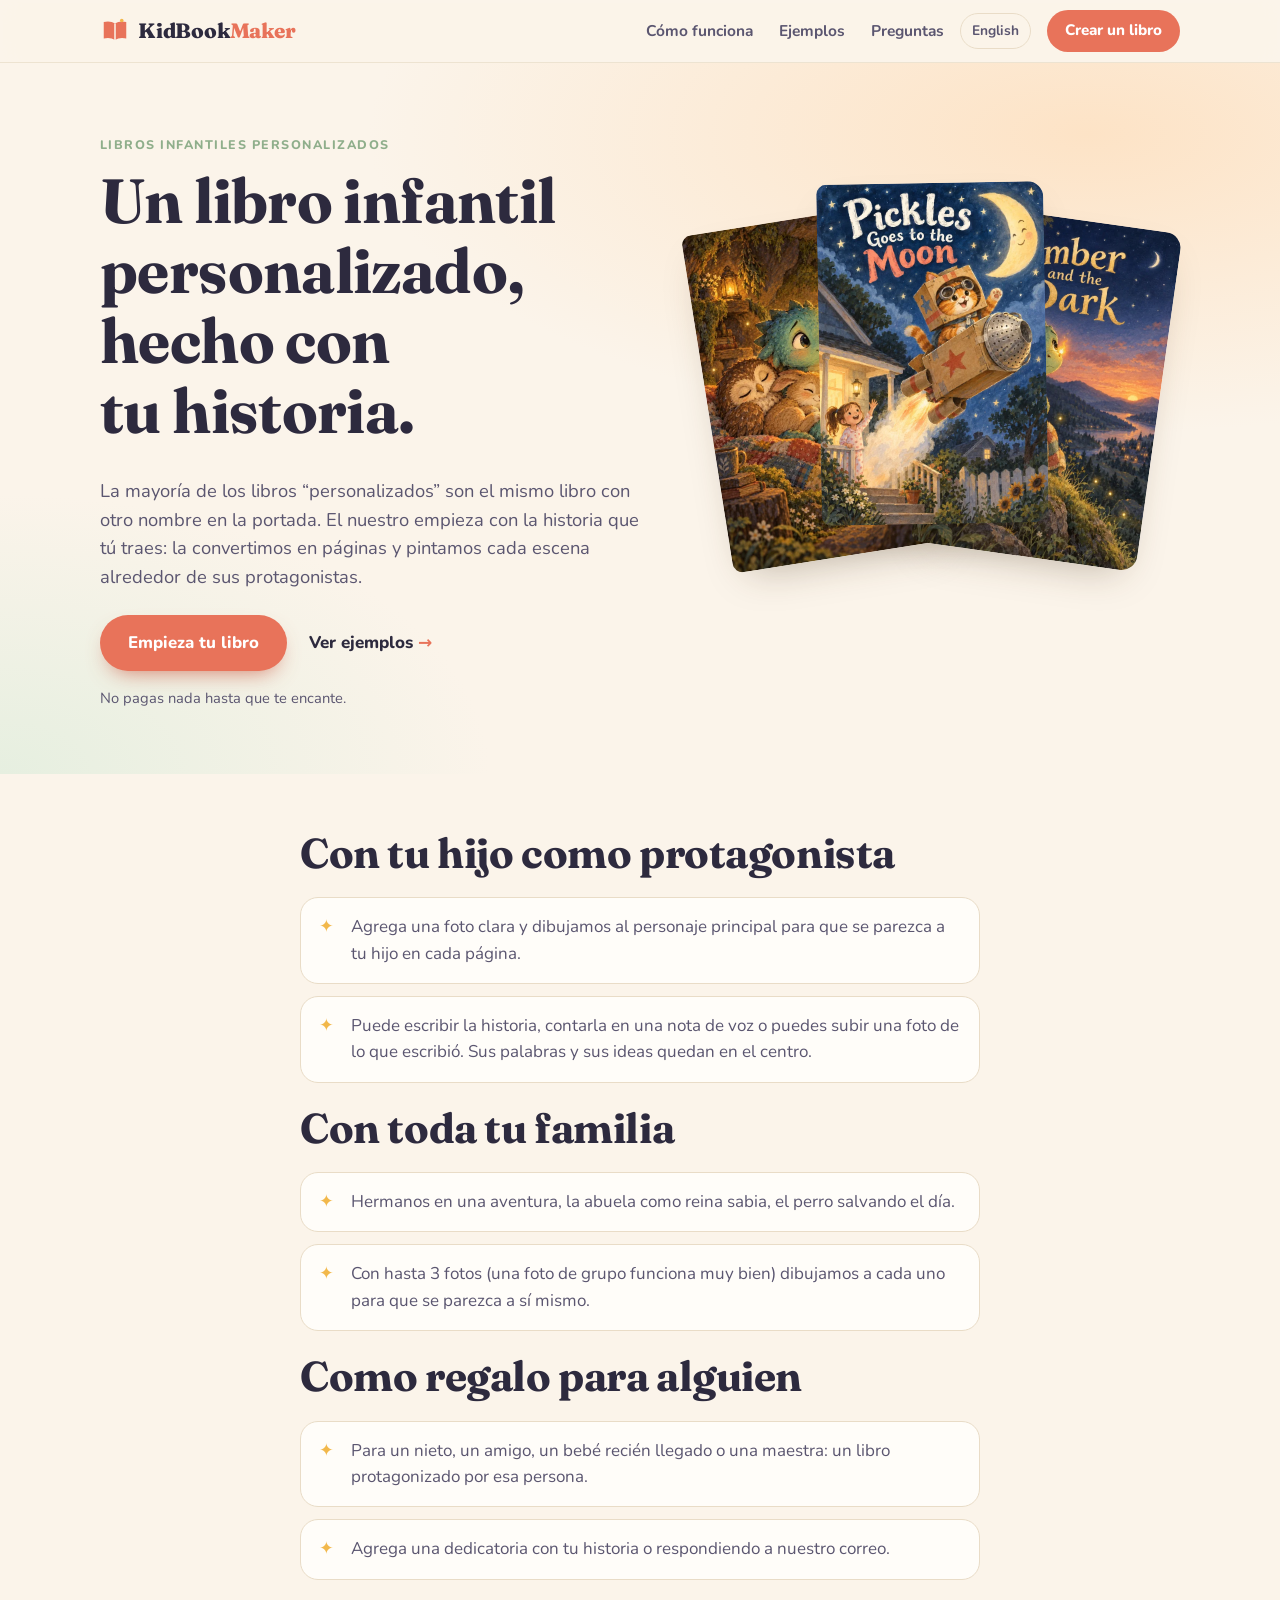
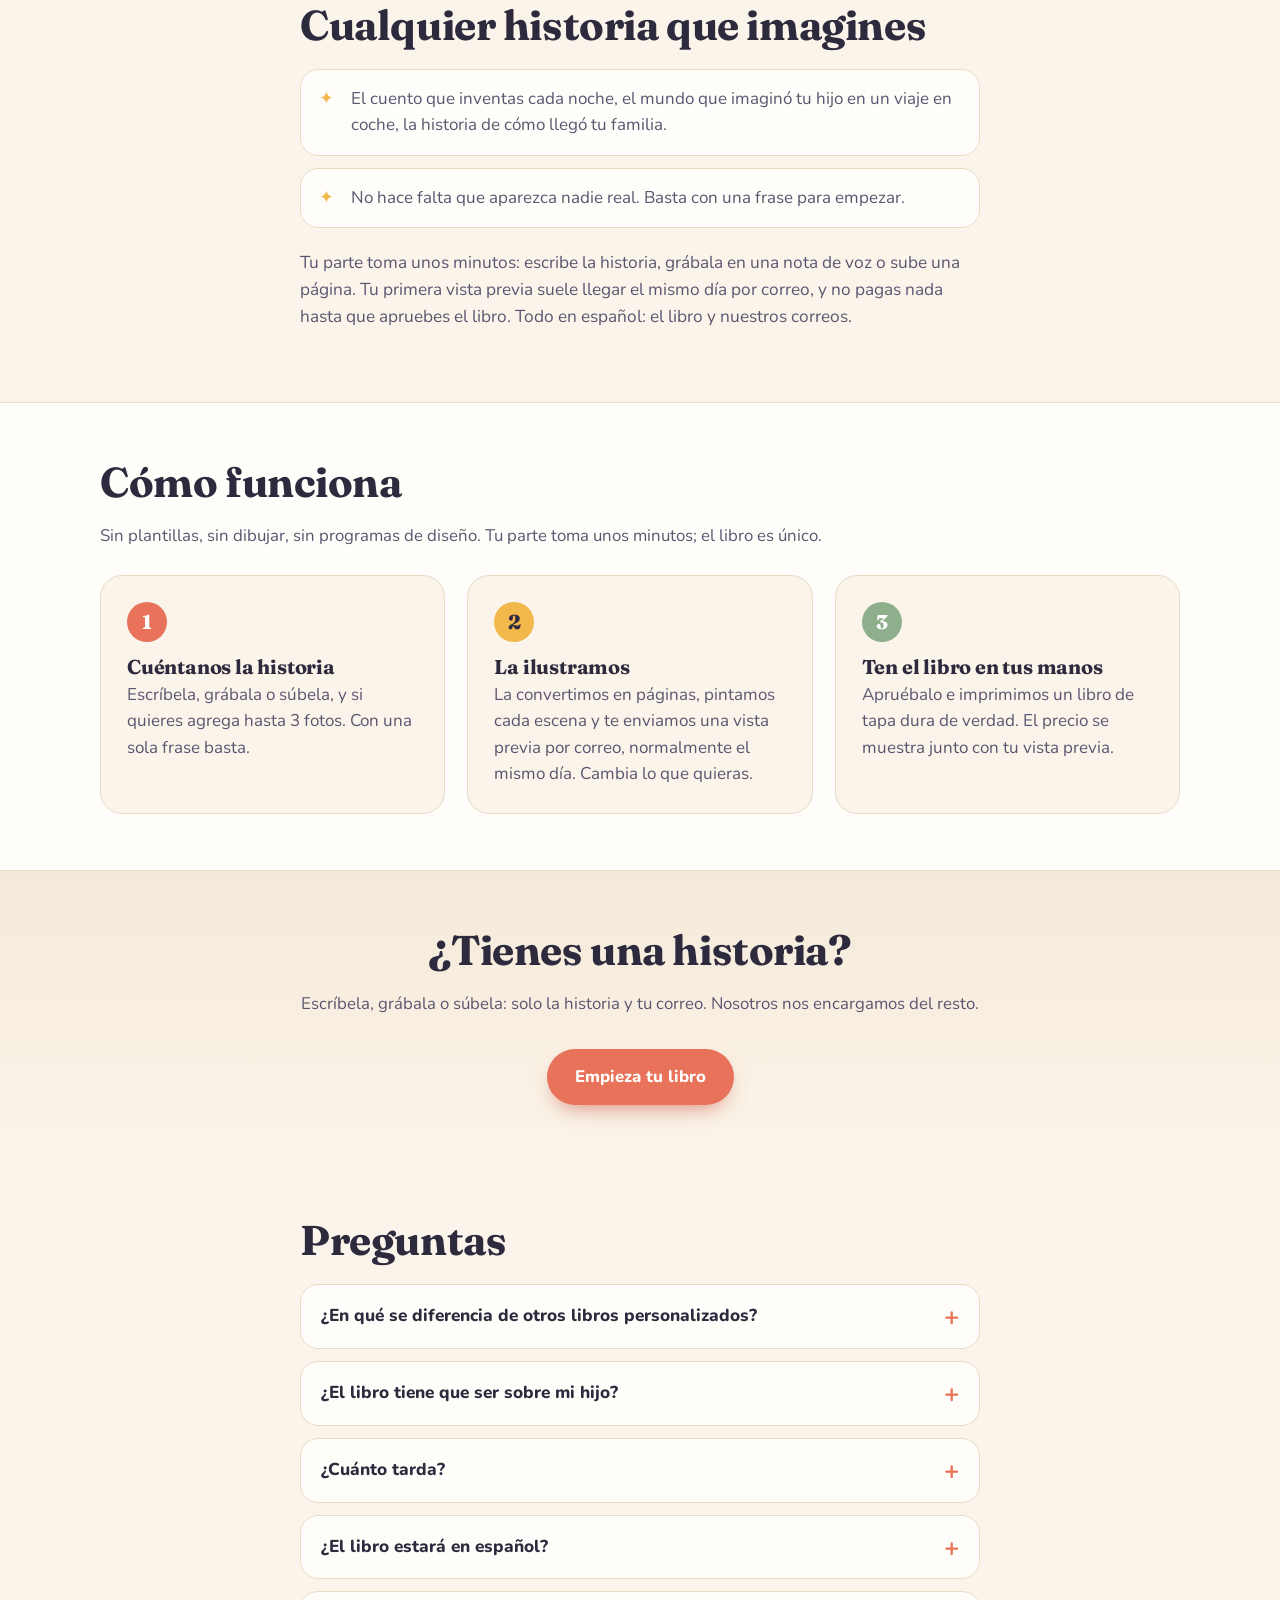
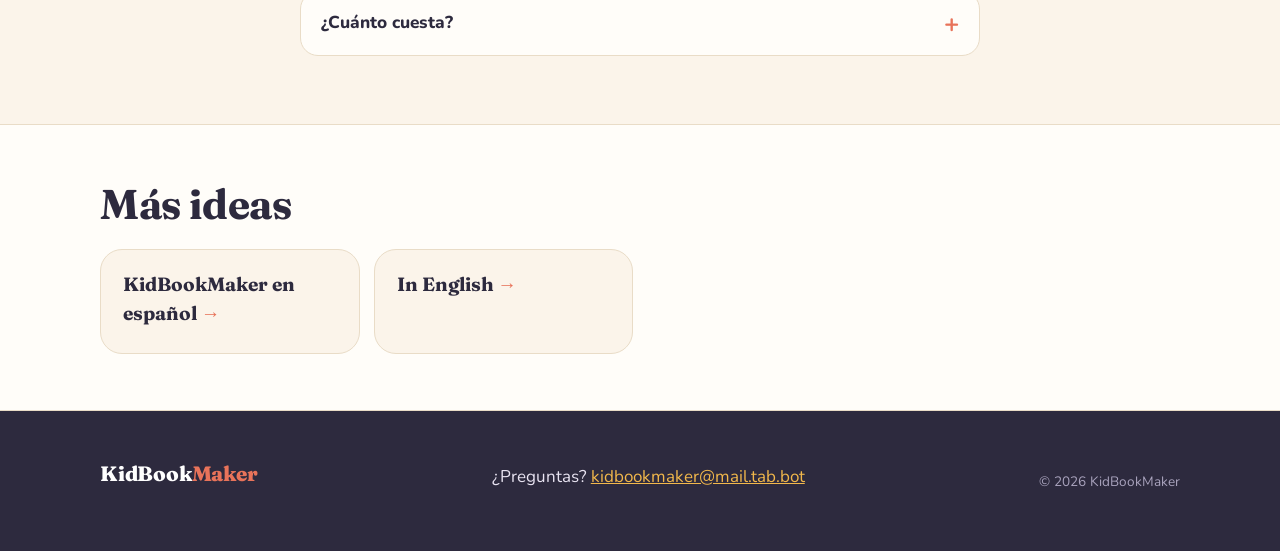
<file: libro-infantil-personalizado/index.html>
<!doctype html>
<html lang="es">
<head>
<meta charset="utf-8">
<meta name="viewport" content="width=device-width, initial-scale=1, viewport-fit=cover">
<meta name="robots" content="index, follow, max-image-preview:large">
<link rel="canonical" href="https://kidbookmaker.com/libro-infantil-personalizado/">
<link rel="alternate" hreflang="en" href="https://kidbookmaker.com/personalized-childrens-book/">
<link rel="alternate" hreflang="es" href="https://kidbookmaker.com/libro-infantil-personalizado/">
<link rel="alternate" hreflang="x-default" href="https://kidbookmaker.com/personalized-childrens-book/">
<title>Libro infantil personalizado a partir de tu propia historia · KidBookMaker</title>
<meta name="description" content="Un libro infantil personalizado que nace de tu historia, no de una plantilla. Con tu hijo, tu familia o un amigo como protagonista, ilustrado página por página. Vista previa el mismo día y libro de tapa dura.">
<meta property="og:url" content="https://kidbookmaker.com/libro-infantil-personalizado/">
<meta property="og:type" content="website">
<meta property="og:site_name" content="KidBookMaker">
<meta property="og:locale" content="es_ES">
<meta property="og:title" content="Libro infantil personalizado a partir de tu propia historia · KidBookMaker">
<meta property="og:description" content="Un libro infantil personalizado que nace de tu historia, no de una plantilla. Con tu hijo, tu familia o un amigo como protagonista, ilustrado página por página. Vista previa el mismo día y libro de tapa dura.">
<meta property="og:image" content="https://kidbookmaker.com/es/og.png?v=1">
<meta name="twitter:card" content="summary_large_image">
<meta name="twitter:title" content="Libro infantil personalizado a partir de tu propia historia · KidBookMaker">
<meta name="twitter:description" content="Un libro infantil personalizado que nace de tu historia, no de una plantilla. Con tu hijo, tu familia o un amigo como protagonista, ilustrado página por página. Vista previa el mismo día y libro de tapa dura.">
<meta name="twitter:image" content="https://kidbookmaker.com/es/og.png?v=1">
<meta name="theme-color" content="#fbf4ea">
<link rel="icon" href="/favicon.svg" type="image/svg+xml">
<link rel="preload" href="/fonts/fraunces.woff2" as="font" type="font/woff2" crossorigin>
<link rel="stylesheet" href="/styles.css?v=p2">
<script type="application/ld+json">
{
 "@context": "https://schema.org",
 "@graph": [
  {
   "@type": "WebPage",
   "@id": "https://kidbookmaker.com/libro-infantil-personalizado/#webpage",
   "url": "https://kidbookmaker.com/libro-infantil-personalizado/",
   "name": "Libro infantil personalizado a partir de tu propia historia · KidBookMaker",
   "description": "Un libro infantil personalizado que nace de tu historia, no de una plantilla. Con tu hijo, tu familia o un amigo como protagonista, ilustrado página por página. Vista previa el mismo día y libro de tapa dura.",
   "inLanguage": "es",
   "isPartOf": {
    "@id": "https://kidbookmaker.com/#website"
   },
   "about": {
    "@id": "https://kidbookmaker.com/#service"
   },
   "publisher": {
    "@id": "https://kidbookmaker.com/#org"
   },
   "breadcrumb": {
    "@id": "https://kidbookmaker.com/libro-infantil-personalizado/#crumbs"
   }
  },
  {
   "@type": "BreadcrumbList",
   "@id": "https://kidbookmaker.com/libro-infantil-personalizado/#crumbs",
   "itemListElement": [
    {
     "@type": "ListItem",
     "position": 1,
     "name": "KidBookMaker",
     "item": "https://kidbookmaker.com/es/"
    },
    {
     "@type": "ListItem",
     "position": 2,
     "name": "Libros infantiles personalizados",
     "item": "https://kidbookmaker.com/libro-infantil-personalizado/"
    }
   ]
  },
  {
   "@type": "Organization",
   "@id": "https://kidbookmaker.com/#org",
   "name": "KidBookMaker",
   "url": "https://kidbookmaker.com/",
   "logo": "https://kidbookmaker.com/favicon.svg",
   "email": "kidbookmaker@mail.tab.bot"
  },
  {
   "@type": "WebSite",
   "@id": "https://kidbookmaker.com/#website",
   "name": "KidBookMaker",
   "url": "https://kidbookmaker.com/"
  },
  {
   "@type": "Service",
   "@id": "https://kidbookmaker.com/#service",
   "name": "Personalized illustrated children's books",
   "provider": {
    "@id": "https://kidbookmaker.com/#org"
   },
   "availableLanguage": [
    "English",
    "Spanish"
   ],
   "url": "https://kidbookmaker.com/"
  },
  {
   "@type": "FAQPage",
   "@id": "https://kidbookmaker.com/libro-infantil-personalizado/#faq",
   "inLanguage": "es",
   "mainEntity": [
    {
     "@type": "Question",
     "name": "¿En qué se diferencia de otros libros personalizados?",
     "acceptedAnswer": {
      "@type": "Answer",
      "text": "Los libros de plantilla cambian un nombre y una cara en una historia que escribió otra persona. KidBookMaker construye el libro entero a partir de tu propia historia: la trama, los personajes y las palabras son tuyos."
     }
    },
    {
     "@type": "Question",
     "name": "¿El libro tiene que ser sobre mi hijo?",
     "acceptedAnswer": {
      "@type": "Answer",
      "text": "No. Puede tener como protagonista a tu hijo, a toda tu familia, a un amigo, a una mascota o a nadie que conozcas. Muchos libros son simplemente una historia que alguien lleva años imaginando."
     }
    },
    {
     "@type": "Question",
     "name": "¿Cuánto tarda?",
     "acceptedAnswer": {
      "@type": "Answer",
      "text": "Tu parte toma unos minutos. Tu primera vista previa suele llegar el mismo día. La impresión y el envío vienen después de que apruebes el libro."
     }
    },
    {
     "@type": "Question",
     "name": "¿El libro estará en español?",
     "acceptedAnswer": {
      "@type": "Answer",
      "text": "Sí. Cuéntanos la historia en español y todo el libro estará en español, y también te escribiremos en español."
     }
    },
    {
     "@type": "Question",
     "name": "¿Cuánto cuesta?",
     "acceptedAnswer": {
      "@type": "Answer",
      "text": "Cada libro tiene un precio por ejemplar, y lo verás junto con tu vista previa. No pagas nada hasta que apruebes el libro."
     }
    }
   ]
  }
 ]
}
</script>
</head>
<body>
<a class="skip" href="#start" data-open>Empieza tu libro</a>
<header class="top">
  <div class="wrap top-in">
    <a class="brand" href="/es/" aria-label="Inicio de KidBookMaker">
      <svg class="brand-mark" viewBox="0 0 40 40" aria-hidden="true"><path d="M20 10c-4-3-10-3.5-15-2v22c5-1.5 11-1 15 2 4-3 10-3.5 15-2V8c-5-1.5-11-1-15 2z" fill="#e8735a"/><path d="M20 10v22" stroke="#fbf4ea" stroke-width="2"/><circle cx="29" cy="6" r="2.4" fill="#f2b84b"/></svg>
      <span>KidBook<em>Maker</em></span>
    </a>
    <nav aria-label="Secciones" class="nav">
      <a href="#how">Cómo funciona</a>
      <a href="/es/#examples">Ejemplos</a>
      <a href="#faq">Preguntas</a>
    </nav>
    <a class="lang" href="/personalized-childrens-book/" lang="en" hreflang="en">English</a>
    <a class="btn btn-sm" href="#start" data-open><span class="b-full">Crear un libro</span><span class="b-short">Crear</span></a>
  </div>
</header>

<main>
<section class="hero">
  <div class="wrap hero-in">
    <div class="hero-copy">
      <p class="eyebrow">Libros infantiles personalizados</p>
      <h1>Un libro infantil personalizado, hecho con tu&nbsp;historia.</h1>
      <p class="lede">La mayoría de los libros “personalizados” son el mismo libro con otro nombre en la portada. El nuestro empieza con la historia que tú traes: la convertimos en páginas y pintamos cada escena alrededor de sus protagonistas.</p>
      <div class="hero-cta">
        <a class="btn" href="#start" data-open>Empieza tu libro</a>
        <a class="link-arrow" href="/es/#examples">Ver ejemplos</a>
      </div>
      <p class="fine">No pagas nada hasta que te encante.</p>
    </div>
    <div class="hero-art" aria-hidden="true">
      <img class="fan fan-1" src="/img/page-dragon.webp" alt="" width="640" height="960">
      <img class="fan fan-2" src="/img/cover-dragon.webp" alt="" width="640" height="960">
      <img class="fan fan-3" src="/img/cover-moon.webp" alt="" width="640" height="960">
    </div>
  </div>
</section>

<section class="lp-body">
  <div class="wrap narrow">
    <h2 id="hijo" class="lp-anchor">Con tu hijo como protagonista</h2>
    <ul class="lp-list">
      <li>Agrega una foto clara y dibujamos al personaje principal para que se parezca a tu hijo en cada página.</li>
      <li>Puede escribir la historia, contarla en una nota de voz o puedes subir una foto de lo que escribió. Sus palabras y sus ideas quedan en el centro.</li>
    </ul>
    <div style="height:22px"></div>
    <h2 id="familia" class="lp-anchor">Con toda tu familia</h2>
    <ul class="lp-list">
      <li>Hermanos en una aventura, la abuela como reina sabia, el perro salvando el día.</li>
      <li>Con hasta 3 fotos (una foto de grupo funciona muy bien) dibujamos a cada uno para que se parezca a sí mismo.</li>
    </ul>
    <div style="height:22px"></div>
    <h2 id="regalo" class="lp-anchor">Como regalo para alguien</h2>
    <ul class="lp-list">
      <li>Para un nieto, un amigo, un bebé recién llegado o una maestra: un libro protagonizado por esa persona.</li>
      <li>Agrega una dedicatoria con tu historia o respondiendo a nuestro correo.</li>
    </ul>
    <div style="height:22px"></div>
    <h2 id="historia" class="lp-anchor">Cualquier historia que imagines</h2>
    <ul class="lp-list">
      <li>El cuento que inventas cada noche, el mundo que imaginó tu hijo en un viaje en coche, la historia de cómo llegó tu familia.</li>
      <li>No hace falta que aparezca nadie real. Basta con una frase para empezar.</li>
    </ul>
    <div style="height:22px"></div>
    <div class="prose">
      <p>Tu parte toma unos minutos: escribe la historia, grábala en una nota de voz o sube una página. Tu primera vista previa suele llegar el mismo día por correo, y no pagas nada hasta que apruebes el libro. Todo en español: el libro y nuestros correos.</p>
    </div>
  </div>
</section>

<section id="how" class="how">
  <div class="wrap">
    <h2>Cómo funciona</h2>
    <p class="section-sub">Sin plantillas, sin dibujar, sin programas de diseño. Tu parte toma unos minutos; el libro es único.</p>
    <ol class="steps">
      <li>
        <span class="num">1</span>
        <h3>Cuéntanos la historia</h3>
        <p>Escríbela, grábala o súbela, y si quieres agrega hasta 3 fotos. Con una sola frase basta.</p>
      </li>
      <li>
        <span class="num">2</span>
        <h3>La ilustramos</h3>
        <p>La convertimos en páginas, pintamos cada escena y te enviamos una vista previa por correo, normalmente el mismo día. Cambia lo que quieras.</p>
      </li>
      <li>
        <span class="num">3</span>
        <h3>Ten el libro en tus manos</h3>
        <p>Apruébalo e imprimimos un libro de tapa dura de verdad. El precio se muestra junto con tu vista previa.</p>
      </li>
    </ol>
  </div>
</section>

<section class="cta-band">
  <div class="wrap narrow center">
    <h2>¿Tienes una historia?</h2>
    <p class="section-sub">Escríbela, grábala o súbela: solo la historia y tu correo. Nosotros nos encargamos del resto.</p>
    <a class="btn" href="#start" data-open>Empieza tu libro</a>
  </div>
</section>

<section id="faq" class="faq">
  <div class="wrap narrow">
    <h2>Preguntas</h2>
    <details>
      <summary>¿En qué se diferencia de otros libros personalizados?</summary>
      <p>Los libros de plantilla cambian un nombre y una cara en una historia que escribió otra persona. KidBookMaker construye el libro entero a partir de tu propia historia: la trama, los personajes y las palabras son tuyos.</p>
    </details>
    <details>
      <summary>¿El libro tiene que ser sobre mi hijo?</summary>
      <p>No. Puede tener como protagonista a tu hijo, a toda tu familia, a un amigo, a una mascota o a nadie que conozcas. Muchos libros son simplemente una historia que alguien lleva años imaginando.</p>
    </details>
    <details>
      <summary>¿Cuánto tarda?</summary>
      <p>Tu parte toma unos minutos. Tu primera vista previa suele llegar el mismo día. La impresión y el envío vienen después de que apruebes el libro.</p>
    </details>
    <details>
      <summary>¿El libro estará en español?</summary>
      <p>Sí. Cuéntanos la historia en español y todo el libro estará en español, y también te escribiremos en español.</p>
    </details>
    <details>
      <summary>¿Cuánto cuesta?</summary>
      <p>Cada libro tiene un precio por ejemplar, y lo verás junto con tu vista previa. No pagas nada hasta que apruebes el libro.</p>
    </details>
  </div>
</section>

<section class="ideas">
  <div class="wrap">
    <h2>Más ideas</h2>
    <ul class="idea-grid"><li><a class="idea" href="/es/"><span class="idea-k">KidBookMaker en español</span></a></li><li><a class="idea" href="/personalized-childrens-book/" lang="en"><span class="idea-k">In English</span></a></li></ul>
  </div>
</section>
</main>

<footer class="foot">
  <div class="wrap foot-in">
    <p class="brand small"><span>KidBook<em>Maker</em></span></p>
    <p>¿Preguntas? <a href="mailto:kidbookmaker@mail.tab.bot">kidbookmaker@mail.tab.bot</a></p>
    <p class="micro">© 2026 KidBookMaker</p>
  </div>
</footer>
<div class="modal" id="start" hidden>
  <div class="modal-backdrop" data-close></div>
  <div class="sheet" role="dialog" aria-modal="true" aria-labelledby="modal-title" id="sheet">
    <div class="sheet-head">
      <h2 id="modal-title">Cuéntanos la historia</h2>
      <button type="button" class="x-btn" data-close aria-label="Cerrar">×</button>
    </div>
    <form id="story-form" class="sheet-form" novalidate>
      <div class="sheet-body" id="sheet-body">
        <div class="field">
          <label for="story">La historia <span class="hint">escríbela o pégala; una frase basta</span></label>
          <textarea id="story" name="story" rows="6" maxlength="20000" placeholder="Por ejemplo: Mi hermana Lucía encuentra una puerta en el árbol del patio que lleva a un bosque de caramelos…"></textarea>
        </div>
        <div class="field">
          <span class="label">O añádela de otra forma</span>
          <div class="extras">
            <div class="extra" id="rec-box">
              <button type="button" class="chip-btn" id="rec-btn"><span class="dot" aria-hidden="true"></span><span id="rec-label">Grabar una nota de voz</span></button>
              <span class="rec-time" id="rec-time" hidden>0:00</span>
              <audio id="rec-play" controls hidden></audio>
              <button type="button" class="text-btn" id="rec-clear" hidden>Quitar</button>
            </div>
            <label class="extra file-pick">
              <input type="file" id="audio" name="audio" accept="audio/*">
              <span class="chip-btn">Subir un audio</span>
              <span class="file-name" data-for="audio"></span>
            </label>
            <label class="extra file-pick">
              <input type="file" id="story_file" name="story_file" accept=".pdf,.doc,.docx,.txt,.rtf,.odt,.pages,image/*">
              <span class="chip-btn">Subir un archivo</span>
              <span class="file-name" data-for="story_file"></span>
            </label>
          </div>
          <p class="micro">Doc, PDF o una foto de la página. Hasta 20 MB cada uno.</p>
        </div>
        <div class="field" id="photos-field">
          <span class="label" id="photos-label">Fotos <span class="hint">opcional</span></span>
          <label class="extra file-pick photo-pick">
            <input type="file" id="photos" name="photos" accept="image/*" multiple aria-labelledby="photos-label" aria-describedby="photos-help photos-msg">
            <span class="chip-btn" id="photos-btn">Añadir fotos</span>
            <span class="file-name" id="photos-count" aria-live="polite"></span>
          </label>
          <p class="micro" id="photos-help">Añade hasta 3 fotos — p. ej. de las personas que saldrán en el libro. Hasta 20 MB cada una.</p>
          <ul class="photo-list" id="photo-list"></ul>
          <p class="photo-msg" id="photos-msg" role="alert" hidden></p>
        </div>
        <div class="field">
          <label for="author_name">Nombre del autor <span class="hint">opcional</span></label>
          <input id="author_name" name="author_name" type="text" autocomplete="off" maxlength="80" placeholder="Va en la portada, p. ej. Lucía, 7 años">
        </div>
        <div class="field">
          <label for="email">Tu correo electrónico</label>
          <input id="email" name="email" type="email" autocomplete="email" inputmode="email" required placeholder="tu@ejemplo.com">
        </div>
        <div class="field last">
          <label for="phone">Teléfono <span class="hint">opcional</span></label>
          <input id="phone" name="phone" type="tel" autocomplete="tel" inputmode="tel" maxlength="30" placeholder="(555) 123-4567" aria-describedby="phone-help">
          <p class="micro" id="phone-help">Solo para poder contactarte si nuestro correo llega a spam. Nunca lo compartiremos.</p>
        </div>
        <div class="hp" aria-hidden="true"><label>Website <input name="website" tabindex="-1" autocomplete="off"></label></div>
      </div>
      <div class="sheet-foot">
        <p class="form-error" id="form-error" role="alert" hidden></p>
        <button class="btn btn-wide" type="submit" id="submit-btn">Enviar mi historia</button>
        <p class="micro center">No pagas nada ahora. El precio se muestra con tu vista previa.</p>
      </div>
    </form>
    <div class="done" id="done" hidden tabindex="-1">
      <div class="done-art" aria-hidden="true">📚</div>
      <h2>¡Recibido! Pronto te enviaremos una vista previa por correo.</h2>
      <p>Revisa tu bandeja de entrada (y la carpeta de spam, por si acaso). Responde a ese correo con cualquier cambio.</p>
      <button type="button" class="btn" data-close>Listo</button>
      <button type="button" class="text-btn" id="another">Enviar otra historia</button>
    </div>
  </div>
</div>
<script>
window.KBM_STRINGS={
  rec_unsupported:"Tu navegador no permite grabar. Puedes subir un archivo de audio en su lugar.",
  mic_error:"No pudimos acceder a tu micrófono. Puedes permitirlo en los ajustes del navegador o subir un archivo de audio.",
  rec_again:"Grabar de nuevo", rec_stop:"Detener la grabación", rec_start:"Grabar una nota de voz",
  too_big:" (demasiado grande, máx. 20 MB)",
  need_story:"Cuéntanos la historia: escribe una frase, grábala o súbela.",
  need_email:"Añade un correo para poder enviarte la vista previa.",
  file_over:"Uno de los archivos supera los 20 MB. Elige uno más pequeño.",
  need_phone:"Revisa el teléfono: al menos 7 dígitos (o déjalo en blanco).",
  sending:"Enviando…", submit:"Enviar mi historia",
  err_generic:"Algo salió mal al enviar tu historia. Inténtalo de nuevo.",
  err_413:"Ese archivo es demasiado grande (máx. 20 MB).",
  err_429:"Demasiados intentos desde aquí. Espera un poco e inténtalo de nuevo.",
  err_net:"No pudimos conectar con el servidor. Revisa tu conexión e inténtalo de nuevo.",
  photos_add:"Añadir fotos", photos_add_more:"Añadir otra foto", photos_count:"{n} de 3", photo_remove:"Quitar foto",
  photos_max:"Solo caben 3 fotos. Nos quedamos con las 3 primeras.",
  photos_full:"Ya hay 3 fotos. Quita una para añadir otra.",
  photo_big:"{name} supera los 20 MB. Elige una foto más pequeña.",
  photo_type:"{name} no es una foto. Para documentos usa «Subir un archivo».",
  err_photos:"Solo se pueden enviar 3 fotos, y solo imágenes."
};
</script>
<script src="/script.js?v=photos1" defer></script>
</body>
</html>
</file>
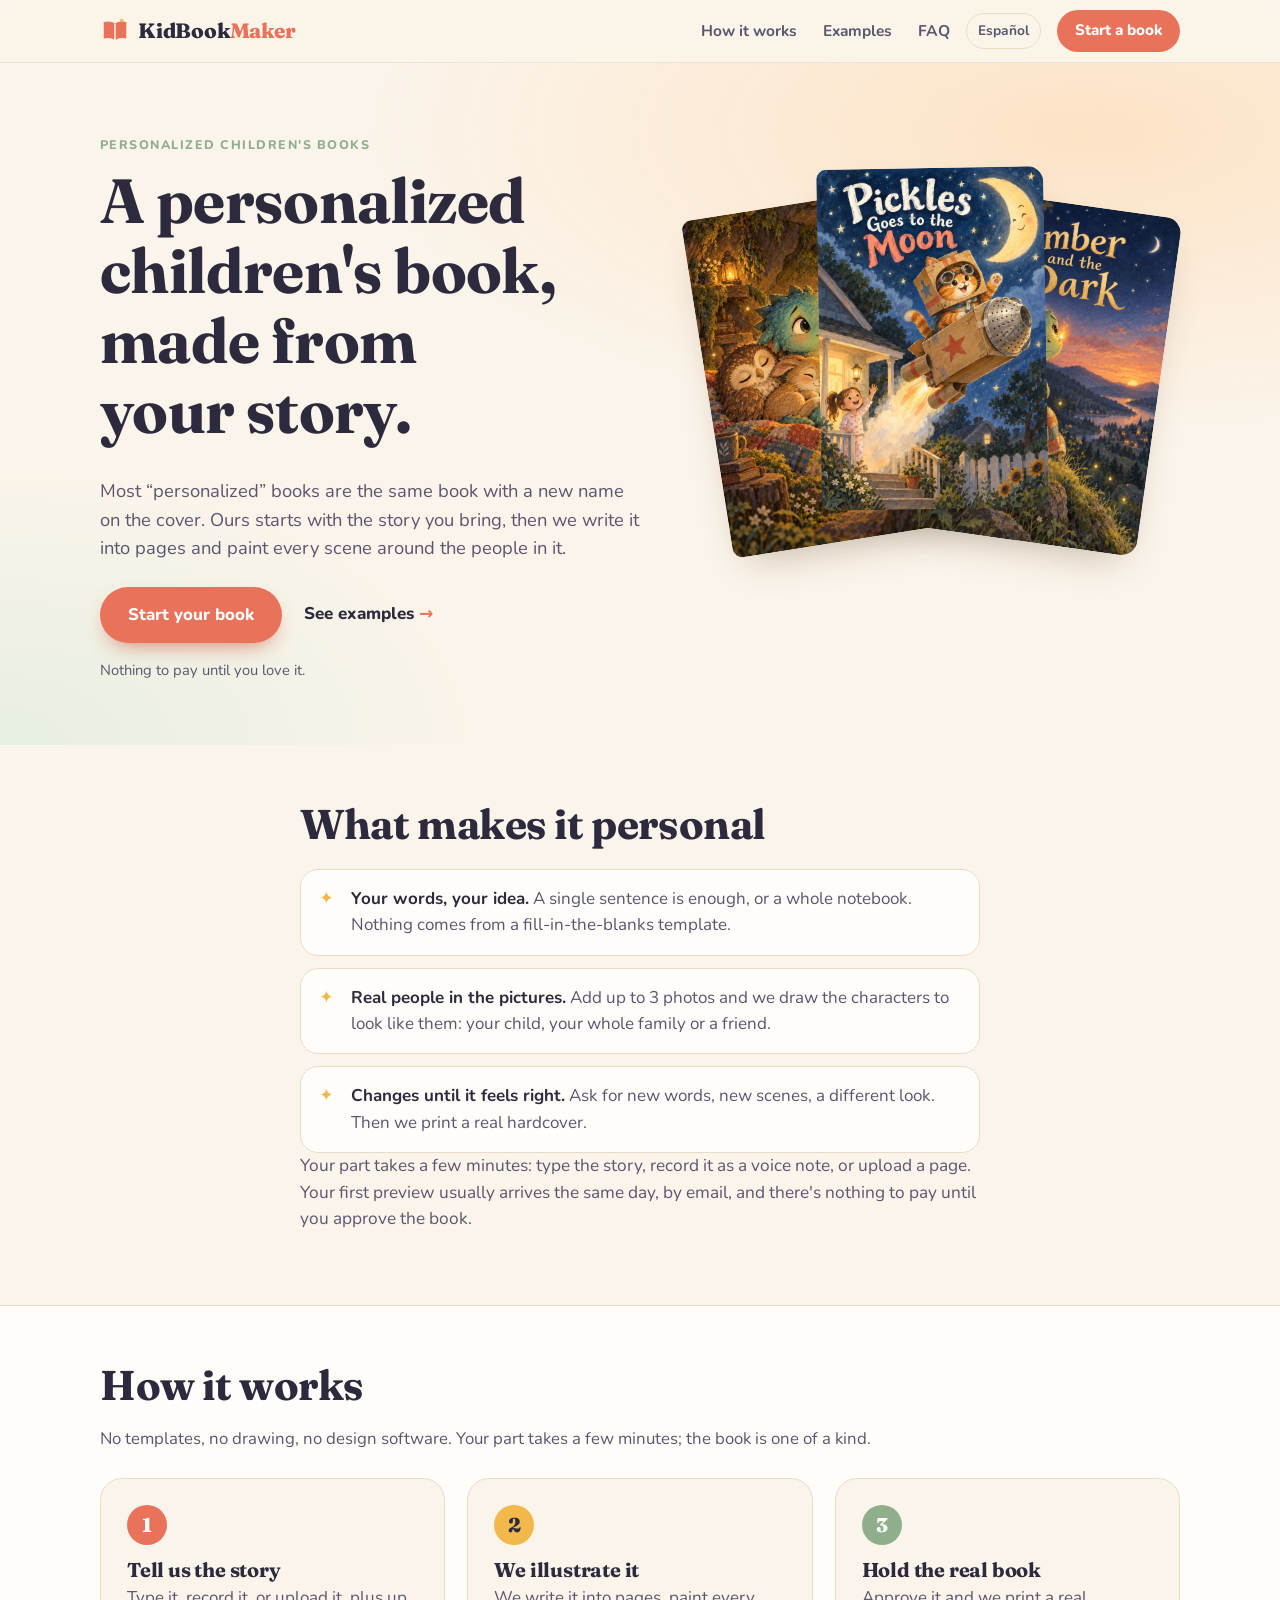
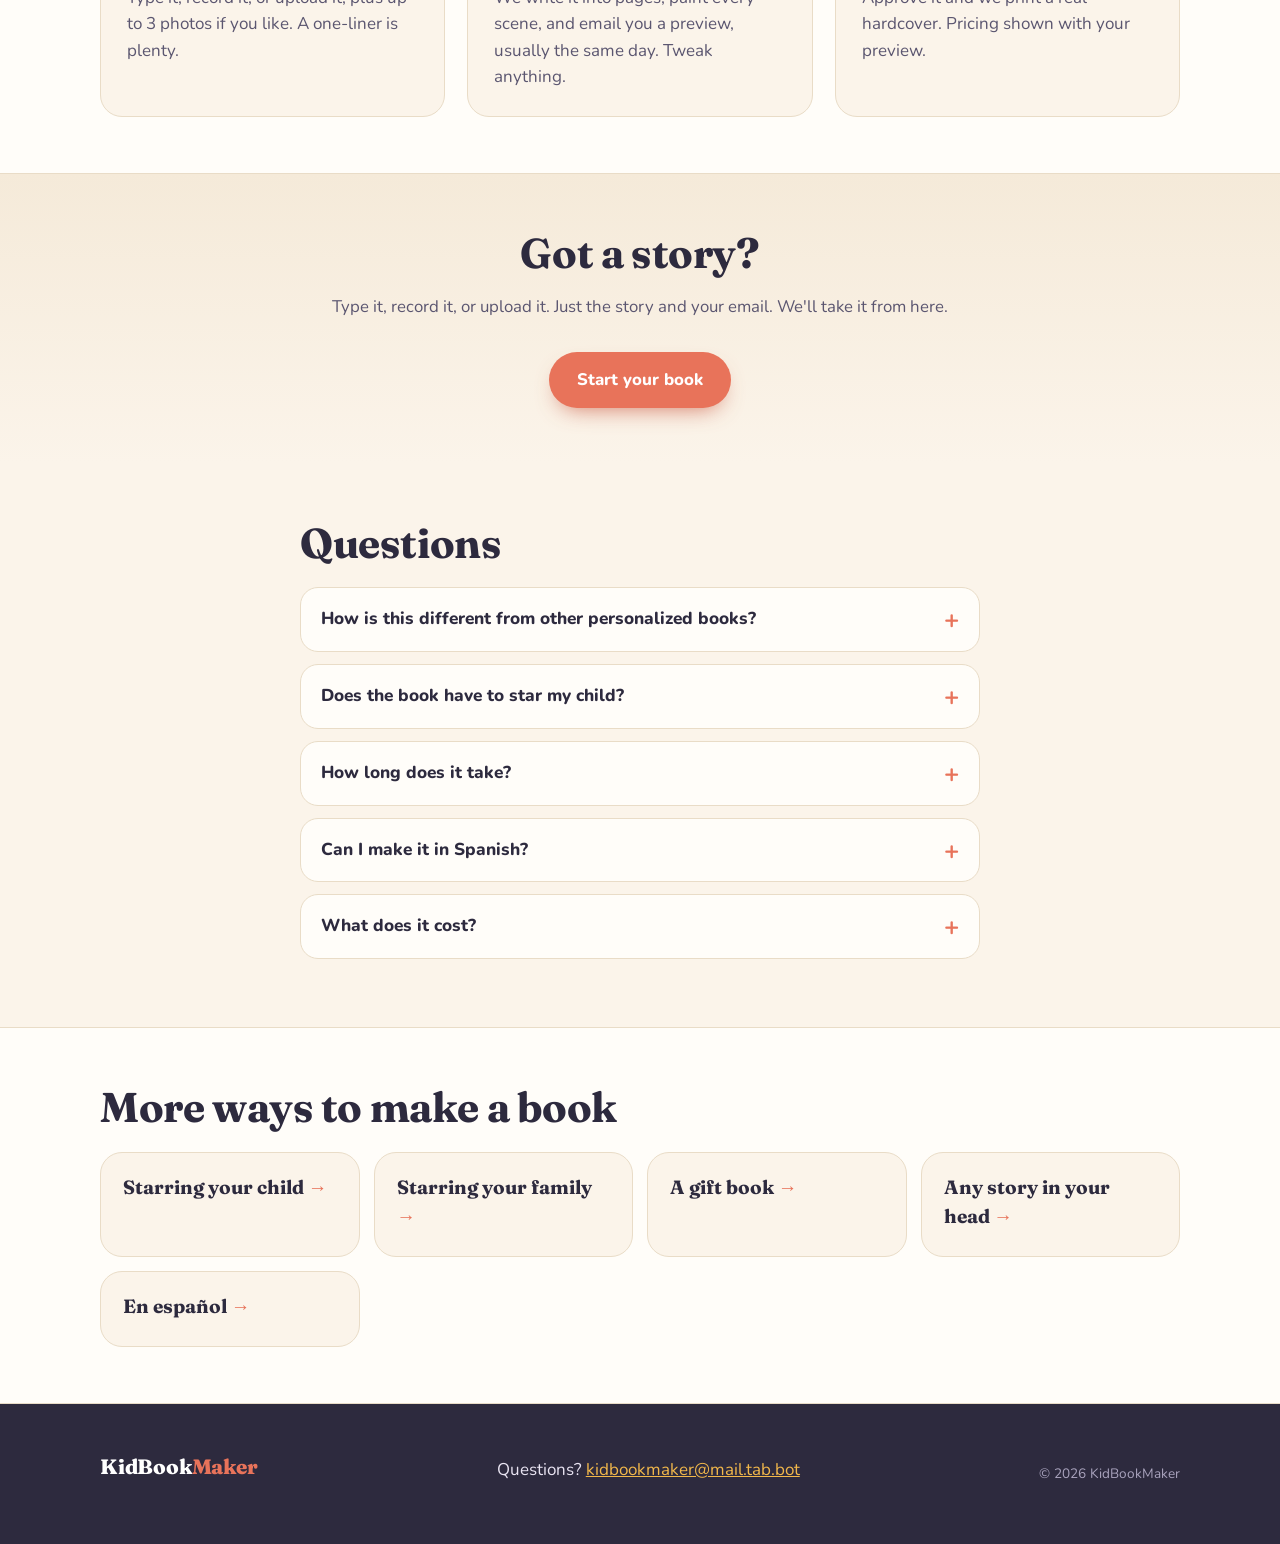
<file: personalized-childrens-book/index.html>
<!doctype html>
<html lang="en">
<head>
<meta charset="utf-8">
<meta name="viewport" content="width=device-width, initial-scale=1, viewport-fit=cover">
<meta name="robots" content="index, follow, max-image-preview:large">
<link rel="canonical" href="https://kidbookmaker.com/personalized-childrens-book/">
<link rel="alternate" hreflang="en" href="https://kidbookmaker.com/personalized-childrens-book/">
<link rel="alternate" hreflang="es" href="https://kidbookmaker.com/libro-infantil-personalizado/">
<link rel="alternate" hreflang="x-default" href="https://kidbookmaker.com/personalized-childrens-book/">
<title>Personalized Children's Book from Your Own Story · KidBookMaker</title>
<meta name="description" content="A personalized children&#x27;s book that starts from your story, not a template. Star your child, your family or a friend; every page is illustrated, preview the same day, then print a real hardcover.">
<meta property="og:url" content="https://kidbookmaker.com/personalized-childrens-book/">
<meta property="og:type" content="website">
<meta property="og:site_name" content="KidBookMaker">
<meta property="og:locale" content="en_US">
<meta property="og:title" content="Personalized Children&#x27;s Book from Your Own Story · KidBookMaker">
<meta property="og:description" content="A personalized children&#x27;s book that starts from your story, not a template. Star your child, your family or a friend; every page is illustrated, preview the same day, then print a real hardcover.">
<meta property="og:image" content="https://kidbookmaker.com/og.png?v=3">
<meta name="twitter:card" content="summary_large_image">
<meta name="twitter:title" content="Personalized Children&#x27;s Book from Your Own Story · KidBookMaker">
<meta name="twitter:description" content="A personalized children&#x27;s book that starts from your story, not a template. Star your child, your family or a friend; every page is illustrated, preview the same day, then print a real hardcover.">
<meta name="twitter:image" content="https://kidbookmaker.com/og.png?v=3">
<meta name="theme-color" content="#fbf4ea">
<link rel="icon" href="/favicon.svg" type="image/svg+xml">
<link rel="preload" href="/fonts/fraunces.woff2" as="font" type="font/woff2" crossorigin>
<link rel="stylesheet" href="/styles.css?v=p2">
<script type="application/ld+json">
{
 "@context": "https://schema.org",
 "@graph": [
  {
   "@type": "WebPage",
   "@id": "https://kidbookmaker.com/personalized-childrens-book/#webpage",
   "url": "https://kidbookmaker.com/personalized-childrens-book/",
   "name": "Personalized Children's Book from Your Own Story · KidBookMaker",
   "description": "A personalized children's book that starts from your story, not a template. Star your child, your family or a friend; every page is illustrated, preview the same day, then print a real hardcover.",
   "inLanguage": "en",
   "isPartOf": {
    "@id": "https://kidbookmaker.com/#website"
   },
   "about": {
    "@id": "https://kidbookmaker.com/#service"
   },
   "publisher": {
    "@id": "https://kidbookmaker.com/#org"
   },
   "breadcrumb": {
    "@id": "https://kidbookmaker.com/personalized-childrens-book/#crumbs"
   }
  },
  {
   "@type": "BreadcrumbList",
   "@id": "https://kidbookmaker.com/personalized-childrens-book/#crumbs",
   "itemListElement": [
    {
     "@type": "ListItem",
     "position": 1,
     "name": "KidBookMaker",
     "item": "https://kidbookmaker.com/"
    },
    {
     "@type": "ListItem",
     "position": 2,
     "name": "Personalized children's books",
     "item": "https://kidbookmaker.com/personalized-childrens-book/"
    }
   ]
  },
  {
   "@type": "Organization",
   "@id": "https://kidbookmaker.com/#org",
   "name": "KidBookMaker",
   "url": "https://kidbookmaker.com/",
   "logo": "https://kidbookmaker.com/favicon.svg",
   "email": "kidbookmaker@mail.tab.bot"
  },
  {
   "@type": "WebSite",
   "@id": "https://kidbookmaker.com/#website",
   "name": "KidBookMaker",
   "url": "https://kidbookmaker.com/"
  },
  {
   "@type": "Service",
   "@id": "https://kidbookmaker.com/#service",
   "name": "Personalized illustrated children's books",
   "provider": {
    "@id": "https://kidbookmaker.com/#org"
   },
   "availableLanguage": [
    "English",
    "Spanish"
   ],
   "url": "https://kidbookmaker.com/"
  },
  {
   "@type": "FAQPage",
   "@id": "https://kidbookmaker.com/personalized-childrens-book/#faq",
   "inLanguage": "en",
   "mainEntity": [
    {
     "@type": "Question",
     "name": "How is this different from other personalized books?",
     "acceptedAnswer": {
      "@type": "Answer",
      "text": "Template books swap a name and a face into a story someone else wrote. KidBookMaker builds the whole book from your own story, so the plot, the characters and the words are yours."
     }
    },
    {
     "@type": "Question",
     "name": "Does the book have to star my child?",
     "acceptedAnswer": {
      "@type": "Answer",
      "text": "No. It can star your child, your whole family, a friend, a pet, or no one you know at all. Many books are simply a story someone has had in their head for years."
     }
    },
    {
     "@type": "Question",
     "name": "How long does it take?",
     "acceptedAnswer": {
      "@type": "Answer",
      "text": "Your part takes a few minutes. Your first preview usually arrives the same day. Printing and shipping come after you approve."
     }
    },
    {
     "@type": "Question",
     "name": "Can I make it in Spanish?",
     "acceptedAnswer": {
      "@type": "Answer",
      "text": "Yes. Tell us the story in Spanish and the whole book, and our emails, will be in Spanish."
     }
    },
    {
     "@type": "Question",
     "name": "What does it cost?",
     "acceptedAnswer": {
      "@type": "Answer",
      "text": "Books are priced per copy, and you'll see the price with your preview. There's nothing to pay until you approve the book."
     }
    }
   ]
  }
 ]
}
</script>
</head>
<body>
<a class="skip" href="#start" data-open>Start your book</a>
<header class="top">
  <div class="wrap top-in">
    <a class="brand" href="/" aria-label="KidBookMaker home">
      <svg class="brand-mark" viewBox="0 0 40 40" aria-hidden="true"><path d="M20 10c-4-3-10-3.5-15-2v22c5-1.5 11-1 15 2 4-3 10-3.5 15-2V8c-5-1.5-11-1-15 2z" fill="#e8735a"/><path d="M20 10v22" stroke="#fbf4ea" stroke-width="2"/><circle cx="29" cy="6" r="2.4" fill="#f2b84b"/></svg>
      <span>KidBook<em>Maker</em></span>
    </a>
    <nav aria-label="Sections" class="nav">
      <a href="#how">How it works</a>
      <a href="/#examples">Examples</a>
      <a href="#faq">FAQ</a>
    </nav>
    <a class="lang" href="/libro-infantil-personalizado/" lang="es" hreflang="es">Español</a>
    <a class="btn btn-sm" href="#start" data-open><span class="b-full">Start a book</span><span class="b-short">Start</span></a>
  </div>
</header>

<main>
<section class="hero">
  <div class="wrap hero-in">
    <div class="hero-copy">
      <p class="eyebrow">Personalized children's books</p>
      <h1>A personalized children's book, made from your&nbsp;story.</h1>
      <p class="lede">Most “personalized” books are the same book with a new name on the cover. Ours starts with the story you bring, then we write it into pages and paint every scene around the people in it.</p>
      <div class="hero-cta">
        <a class="btn" href="#start" data-open>Start your book</a>
        <a class="link-arrow" href="/#examples">See examples</a>
      </div>
      <p class="fine">Nothing to pay until you love it.</p>
    </div>
    <div class="hero-art" aria-hidden="true">
      <img class="fan fan-1" src="/img/page-dragon.webp" alt="" width="640" height="960">
      <img class="fan fan-2" src="/img/cover-dragon.webp" alt="" width="640" height="960">
      <img class="fan fan-3" src="/img/cover-moon.webp" alt="" width="640" height="960">
    </div>
  </div>
</section>

<section class="lp-body">
  <div class="wrap narrow">
    <h2>What makes it personal</h2>
    <ul class="lp-list">
      <li><b>Your words, your idea.</b> A single sentence is enough, or a whole notebook. Nothing comes from a fill-in-the-blanks template.</li>
      <li><b>Real people in the pictures.</b> Add up to 3 photos and we draw the characters to look like them: your child, your whole family or a friend.</li>
      <li><b>Changes until it feels right.</b> Ask for new words, new scenes, a different look. Then we print a real hardcover.</li>
    </ul>
    <div class="prose">
      <p>Your part takes a few minutes: type the story, record it as a voice note, or upload a page. Your first preview usually arrives the same day, by email, and there's nothing to pay until you approve the book.</p>
    </div>
  </div>
</section>

<section id="how" class="how">
  <div class="wrap">
    <h2>How it works</h2>
    <p class="section-sub">No templates, no drawing, no design software. Your part takes a few minutes; the book is one of a kind.</p>
    <ol class="steps">
      <li>
        <span class="num">1</span>
        <h3>Tell us the story</h3>
        <p>Type it, record it, or upload it, plus up to 3 photos if you like. A one-liner is plenty.</p>
      </li>
      <li>
        <span class="num">2</span>
        <h3>We illustrate it</h3>
        <p>We write it into pages, paint every scene, and email you a preview, usually the same day. Tweak anything.</p>
      </li>
      <li>
        <span class="num">3</span>
        <h3>Hold the real book</h3>
        <p>Approve it and we print a real hardcover. Pricing shown with your preview.</p>
      </li>
    </ol>
  </div>
</section>

<section class="cta-band">
  <div class="wrap narrow center">
    <h2>Got a story?</h2>
    <p class="section-sub">Type it, record it, or upload it. Just the story and your email. We'll take it from here.</p>
    <a class="btn" href="#start" data-open>Start your book</a>
  </div>
</section>

<section id="faq" class="faq">
  <div class="wrap narrow">
    <h2>Questions</h2>
    <details>
      <summary>How is this different from other personalized books?</summary>
      <p>Template books swap a name and a face into a story someone else wrote. KidBookMaker builds the whole book from your own story, so the plot, the characters and the words are yours.</p>
    </details>
    <details>
      <summary>Does the book have to star my child?</summary>
      <p>No. It can star your child, your whole family, a friend, a pet, or no one you know at all. Many books are simply a story someone has had in their head for years.</p>
    </details>
    <details>
      <summary>How long does it take?</summary>
      <p>Your part takes a few minutes. Your first preview usually arrives the same day. Printing and shipping come after you approve.</p>
    </details>
    <details>
      <summary>Can I make it in Spanish?</summary>
      <p>Yes. Tell us the story in Spanish and the whole book, and our emails, will be in Spanish.</p>
    </details>
    <details>
      <summary>What does it cost?</summary>
      <p>Books are priced per copy, and you'll see the price with your preview. There's nothing to pay until you approve the book.</p>
    </details>
  </div>
</section>

<section class="ideas">
  <div class="wrap">
    <h2>More ways to make a book</h2>
    <ul class="idea-grid"><li><a class="idea" href="/book-starring-your-child/"><span class="idea-k">Starring your child</span></a></li><li><a class="idea" href="/family-storybook/"><span class="idea-k">Starring your family</span></a></li><li><a class="idea" href="/personalized-gift-book/"><span class="idea-k">A gift book</span></a></li><li><a class="idea" href="/custom-storybook/"><span class="idea-k">Any story in your head</span></a></li><li><a class="idea" href="/libro-infantil-personalizado/" lang="es"><span class="idea-k">En español</span></a></li></ul>
  </div>
</section>
</main>

<footer class="foot">
  <div class="wrap foot-in">
    <p class="brand small"><span>KidBook<em>Maker</em></span></p>
    <p>Questions? <a href="mailto:kidbookmaker@mail.tab.bot">kidbookmaker@mail.tab.bot</a></p>
    <p class="micro">© 2026 KidBookMaker</p>
  </div>
</footer>
<div class="modal" id="start" hidden>
  <div class="modal-backdrop" data-close></div>
  <div class="sheet" role="dialog" aria-modal="true" aria-labelledby="modal-title" id="sheet">
    <div class="sheet-head">
      <h2 id="modal-title">Tell us the story</h2>
      <button type="button" class="x-btn" data-close aria-label="Close">×</button>
    </div>
    <form id="story-form" class="sheet-form" novalidate>
      <div class="sheet-body" id="sheet-body">
        <div class="field">
          <label for="story">The story <span class="hint">type or paste; a one-liner is fine</span></label>
          <textarea id="story" name="story" rows="6" maxlength="20000" placeholder="e.g. My sister Leah finds a door in our backyard tree that leads to a candy forest…"></textarea>
        </div>
        <div class="field">
          <span class="label">Or add it another way</span>
          <div class="extras">
            <div class="extra" id="rec-box">
              <button type="button" class="chip-btn" id="rec-btn"><span class="dot" aria-hidden="true"></span><span id="rec-label">Record a voice note</span></button>
              <span class="rec-time" id="rec-time" hidden>0:00</span>
              <audio id="rec-play" controls hidden></audio>
              <button type="button" class="text-btn" id="rec-clear" hidden>Remove</button>
            </div>
            <label class="extra file-pick">
              <input type="file" id="audio" name="audio" accept="audio/*">
              <span class="chip-btn">Upload audio</span>
              <span class="file-name" data-for="audio"></span>
            </label>
            <label class="extra file-pick">
              <input type="file" id="story_file" name="story_file" accept=".pdf,.doc,.docx,.txt,.rtf,.odt,.pages,image/*">
              <span class="chip-btn">Upload a file</span>
              <span class="file-name" data-for="story_file"></span>
            </label>
          </div>
          <p class="micro">Doc, PDF, or a photo of the page. Up to 20 MB each.</p>
        </div>
        <div class="field" id="photos-field">
          <span class="label" id="photos-label">Photos <span class="hint">optional</span></span>
          <label class="extra file-pick photo-pick">
            <input type="file" id="photos" name="photos" accept="image/*" multiple aria-labelledby="photos-label" aria-describedby="photos-help photos-msg">
            <span class="chip-btn" id="photos-btn">Add photos</span>
            <span class="file-name" id="photos-count" aria-live="polite"></span>
          </label>
          <p class="micro" id="photos-help">Add up to 3 photos — e.g. the people to put in the book. Up to 20 MB each.</p>
          <ul class="photo-list" id="photo-list"></ul>
          <p class="photo-msg" id="photos-msg" role="alert" hidden></p>
        </div>
        <div class="field">
          <label for="author_name">Author name <span class="hint">optional</span></label>
          <input id="author_name" name="author_name" type="text" autocomplete="off" maxlength="80" placeholder="Goes on the cover, e.g. Leah, age 7">
        </div>
        <div class="field">
          <label for="email">Your email</label>
          <input id="email" name="email" type="email" autocomplete="email" inputmode="email" required placeholder="you@example.com">
        </div>
        <div class="field last">
          <label for="phone">Phone <span class="hint">optional</span></label>
          <input id="phone" name="phone" type="tel" autocomplete="tel" inputmode="tel" maxlength="30" placeholder="(555) 123-4567" aria-describedby="phone-help">
          <p class="micro" id="phone-help">Only so we can reach you if our email lands in spam. We'll never share it.</p>
        </div>
        <div class="hp" aria-hidden="true"><label>Website <input name="website" tabindex="-1" autocomplete="off"></label></div>
      </div>
      <div class="sheet-foot">
        <p class="form-error" id="form-error" role="alert" hidden></p>
        <button class="btn btn-wide" type="submit" id="submit-btn">Send my story</button>
        <p class="micro center">Nothing to pay now. Pricing shown with your preview.</p>
      </div>
    </form>
    <div class="done" id="done" hidden tabindex="-1">
      <div class="done-art" aria-hidden="true">📚</div>
      <h2>Got it! We'll email you a preview soon.</h2>
      <p>Keep an eye on your inbox (and your spam folder, just in case). Reply to that email with any changes.</p>
      <button type="button" class="btn" data-close>Done</button>
      <button type="button" class="text-btn" id="another">Send another story</button>
    </div>
  </div>
</div>
<script src="/script.js?v=photos1" defer></script>
</body>
</html>
</file>
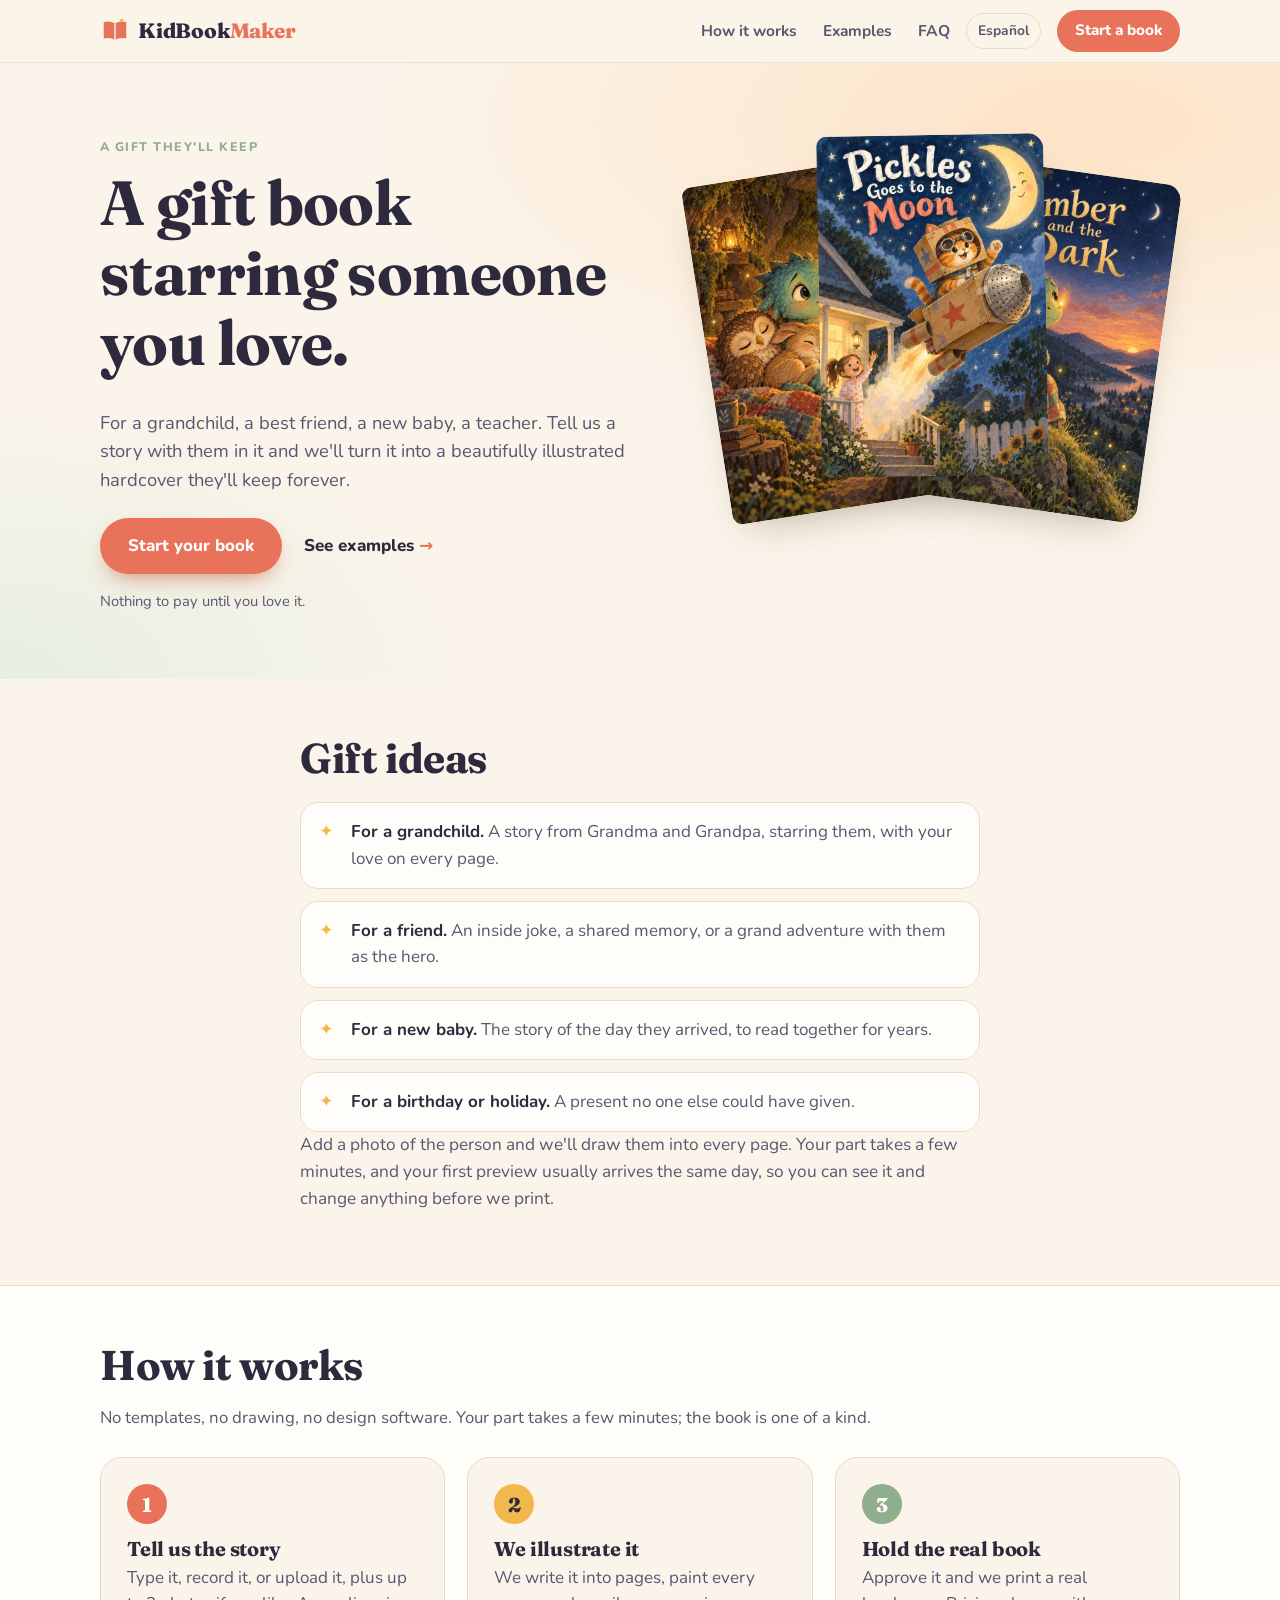
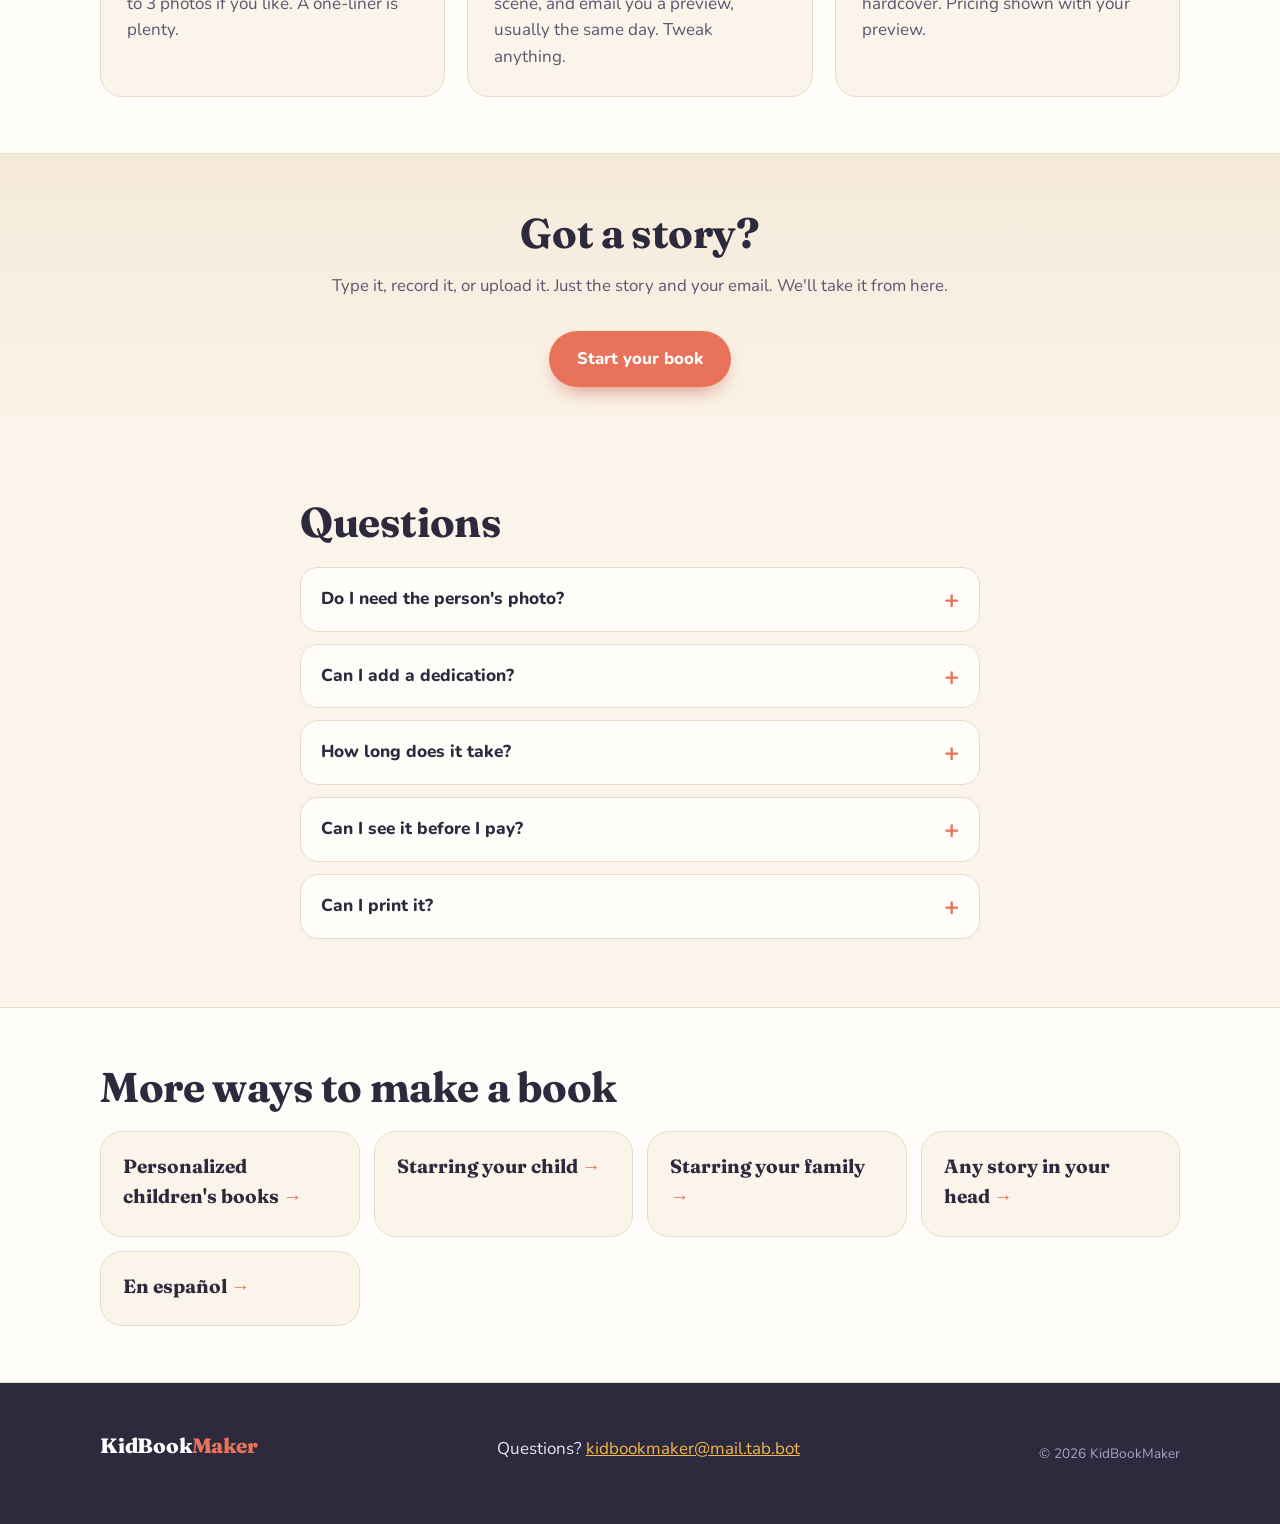
<file: personalized-gift-book/index.html>
<!doctype html>
<html lang="en">
<head>
<meta charset="utf-8">
<meta name="viewport" content="width=device-width, initial-scale=1, viewport-fit=cover">
<meta name="robots" content="index, follow, max-image-preview:large">
<link rel="canonical" href="https://kidbookmaker.com/personalized-gift-book/">
<title>A Personalized Gift Book Starring a Friend or Grandchild · KidBookMaker</title>
<meta name="description" content="Give a one-of-a-kind illustrated book starring someone you love: a grandchild, a friend, a new baby. Tell the story, add a photo, preview the same day, then print a real hardcover.">
<meta property="og:url" content="https://kidbookmaker.com/personalized-gift-book/">
<meta property="og:type" content="website">
<meta property="og:site_name" content="KidBookMaker">
<meta property="og:locale" content="en_US">
<meta property="og:title" content="A Personalized Gift Book Starring a Friend or Grandchild · KidBookMaker">
<meta property="og:description" content="Give a one-of-a-kind illustrated book starring someone you love: a grandchild, a friend, a new baby. Tell the story, add a photo, preview the same day, then print a real hardcover.">
<meta property="og:image" content="https://kidbookmaker.com/og.png?v=3">
<meta name="twitter:card" content="summary_large_image">
<meta name="twitter:title" content="A Personalized Gift Book Starring a Friend or Grandchild · KidBookMaker">
<meta name="twitter:description" content="Give a one-of-a-kind illustrated book starring someone you love: a grandchild, a friend, a new baby. Tell the story, add a photo, preview the same day, then print a real hardcover.">
<meta name="twitter:image" content="https://kidbookmaker.com/og.png?v=3">
<meta name="theme-color" content="#fbf4ea">
<link rel="icon" href="/favicon.svg" type="image/svg+xml">
<link rel="preload" href="/fonts/fraunces.woff2" as="font" type="font/woff2" crossorigin>
<link rel="stylesheet" href="/styles.css?v=p2">
<script type="application/ld+json">
{
 "@context": "https://schema.org",
 "@graph": [
  {
   "@type": "WebPage",
   "@id": "https://kidbookmaker.com/personalized-gift-book/#webpage",
   "url": "https://kidbookmaker.com/personalized-gift-book/",
   "name": "A Personalized Gift Book Starring a Friend or Grandchild · KidBookMaker",
   "description": "Give a one-of-a-kind illustrated book starring someone you love: a grandchild, a friend, a new baby. Tell the story, add a photo, preview the same day, then print a real hardcover.",
   "inLanguage": "en",
   "isPartOf": {
    "@id": "https://kidbookmaker.com/#website"
   },
   "about": {
    "@id": "https://kidbookmaker.com/#service"
   },
   "publisher": {
    "@id": "https://kidbookmaker.com/#org"
   },
   "breadcrumb": {
    "@id": "https://kidbookmaker.com/personalized-gift-book/#crumbs"
   }
  },
  {
   "@type": "BreadcrumbList",
   "@id": "https://kidbookmaker.com/personalized-gift-book/#crumbs",
   "itemListElement": [
    {
     "@type": "ListItem",
     "position": 1,
     "name": "KidBookMaker",
     "item": "https://kidbookmaker.com/"
    },
    {
     "@type": "ListItem",
     "position": 2,
     "name": "A gift they'll keep",
     "item": "https://kidbookmaker.com/personalized-gift-book/"
    }
   ]
  },
  {
   "@type": "Organization",
   "@id": "https://kidbookmaker.com/#org",
   "name": "KidBookMaker",
   "url": "https://kidbookmaker.com/",
   "logo": "https://kidbookmaker.com/favicon.svg",
   "email": "kidbookmaker@mail.tab.bot"
  },
  {
   "@type": "WebSite",
   "@id": "https://kidbookmaker.com/#website",
   "name": "KidBookMaker",
   "url": "https://kidbookmaker.com/"
  },
  {
   "@type": "Service",
   "@id": "https://kidbookmaker.com/#service",
   "name": "Personalized illustrated children's books",
   "provider": {
    "@id": "https://kidbookmaker.com/#org"
   },
   "availableLanguage": [
    "English",
    "Spanish"
   ],
   "url": "https://kidbookmaker.com/"
  },
  {
   "@type": "FAQPage",
   "@id": "https://kidbookmaker.com/personalized-gift-book/#faq",
   "inLanguage": "en",
   "mainEntity": [
    {
     "@type": "Question",
     "name": "Do I need the person's photo?",
     "acceptedAnswer": {
      "@type": "Answer",
      "text": "No, but it helps. With a clear photo we draw the character to look like them. Without one, describe them and we'll take it from there."
     }
    },
    {
     "@type": "Question",
     "name": "Can I add a dedication?",
     "acceptedAnswer": {
      "@type": "Answer",
      "text": "Yes. Include it with your story, or reply to our email with it, and we'll put it in the book."
     }
    },
    {
     "@type": "Question",
     "name": "How long does it take?",
     "acceptedAnswer": {
      "@type": "Answer",
      "text": "Your part takes a few minutes. Your first preview usually arrives the same day. Printing and shipping come after you approve, so leave time before the occasion."
     }
    },
    {
     "@type": "Question",
     "name": "Can I see it before I pay?",
     "acceptedAnswer": {
      "@type": "Answer",
      "text": "Yes. You see the full preview first, and there's nothing to pay until you approve the book."
     }
    },
    {
     "@type": "Question",
     "name": "Can I print it?",
     "acceptedAnswer": {
      "@type": "Answer",
      "text": "Yes. Every book is made to be printed. Once you approve the preview, we print a real hardcover."
     }
    }
   ]
  }
 ]
}
</script>
</head>
<body>
<a class="skip" href="#start" data-open>Start your book</a>
<header class="top">
  <div class="wrap top-in">
    <a class="brand" href="/" aria-label="KidBookMaker home">
      <svg class="brand-mark" viewBox="0 0 40 40" aria-hidden="true"><path d="M20 10c-4-3-10-3.5-15-2v22c5-1.5 11-1 15 2 4-3 10-3.5 15-2V8c-5-1.5-11-1-15 2z" fill="#e8735a"/><path d="M20 10v22" stroke="#fbf4ea" stroke-width="2"/><circle cx="29" cy="6" r="2.4" fill="#f2b84b"/></svg>
      <span>KidBook<em>Maker</em></span>
    </a>
    <nav aria-label="Sections" class="nav">
      <a href="#how">How it works</a>
      <a href="/#examples">Examples</a>
      <a href="#faq">FAQ</a>
    </nav>
    <a class="lang" href="/libro-infantil-personalizado/" lang="es" hreflang="es">Español</a>
    <a class="btn btn-sm" href="#start" data-open><span class="b-full">Start a book</span><span class="b-short">Start</span></a>
  </div>
</header>

<main>
<section class="hero">
  <div class="wrap hero-in">
    <div class="hero-copy">
      <p class="eyebrow">A gift they'll keep</p>
      <h1>A gift book starring someone you&nbsp;love.</h1>
      <p class="lede">For a grandchild, a best friend, a new baby, a teacher. Tell us a story with them in it and we'll turn it into a beautifully illustrated hardcover they'll keep forever.</p>
      <div class="hero-cta">
        <a class="btn" href="#start" data-open>Start your book</a>
        <a class="link-arrow" href="/#examples">See examples</a>
      </div>
      <p class="fine">Nothing to pay until you love it.</p>
    </div>
    <div class="hero-art" aria-hidden="true">
      <img class="fan fan-1" src="/img/page-dragon.webp" alt="" width="640" height="960">
      <img class="fan fan-2" src="/img/cover-dragon.webp" alt="" width="640" height="960">
      <img class="fan fan-3" src="/img/cover-moon.webp" alt="" width="640" height="960">
    </div>
  </div>
</section>

<section class="lp-body">
  <div class="wrap narrow">
    <h2>Gift ideas</h2>
    <ul class="lp-list">
      <li><b>For a grandchild.</b> A story from Grandma and Grandpa, starring them, with your love on every page.</li>
      <li><b>For a friend.</b> An inside joke, a shared memory, or a grand adventure with them as the hero.</li>
      <li><b>For a new baby.</b> The story of the day they arrived, to read together for years.</li>
      <li><b>For a birthday or holiday.</b> A present no one else could have given.</li>
    </ul>
    <div class="prose">
      <p>Add a photo of the person and we'll draw them into every page. Your part takes a few minutes, and your first preview usually arrives the same day, so you can see it and change anything before we print.</p>
    </div>
  </div>
</section>

<section id="how" class="how">
  <div class="wrap">
    <h2>How it works</h2>
    <p class="section-sub">No templates, no drawing, no design software. Your part takes a few minutes; the book is one of a kind.</p>
    <ol class="steps">
      <li>
        <span class="num">1</span>
        <h3>Tell us the story</h3>
        <p>Type it, record it, or upload it, plus up to 3 photos if you like. A one-liner is plenty.</p>
      </li>
      <li>
        <span class="num">2</span>
        <h3>We illustrate it</h3>
        <p>We write it into pages, paint every scene, and email you a preview, usually the same day. Tweak anything.</p>
      </li>
      <li>
        <span class="num">3</span>
        <h3>Hold the real book</h3>
        <p>Approve it and we print a real hardcover. Pricing shown with your preview.</p>
      </li>
    </ol>
  </div>
</section>

<section class="cta-band">
  <div class="wrap narrow center">
    <h2>Got a story?</h2>
    <p class="section-sub">Type it, record it, or upload it. Just the story and your email. We'll take it from here.</p>
    <a class="btn" href="#start" data-open>Start your book</a>
  </div>
</section>

<section id="faq" class="faq">
  <div class="wrap narrow">
    <h2>Questions</h2>
    <details>
      <summary>Do I need the person's photo?</summary>
      <p>No, but it helps. With a clear photo we draw the character to look like them. Without one, describe them and we'll take it from there.</p>
    </details>
    <details>
      <summary>Can I add a dedication?</summary>
      <p>Yes. Include it with your story, or reply to our email with it, and we'll put it in the book.</p>
    </details>
    <details>
      <summary>How long does it take?</summary>
      <p>Your part takes a few minutes. Your first preview usually arrives the same day. Printing and shipping come after you approve, so leave time before the occasion.</p>
    </details>
    <details>
      <summary>Can I see it before I pay?</summary>
      <p>Yes. You see the full preview first, and there's nothing to pay until you approve the book.</p>
    </details>
    <details>
      <summary>Can I print it?</summary>
      <p>Yes. Every book is made to be printed. Once you approve the preview, we print a real hardcover.</p>
    </details>
  </div>
</section>

<section class="ideas">
  <div class="wrap">
    <h2>More ways to make a book</h2>
    <ul class="idea-grid"><li><a class="idea" href="/personalized-childrens-book/"><span class="idea-k">Personalized children's books</span></a></li><li><a class="idea" href="/book-starring-your-child/"><span class="idea-k">Starring your child</span></a></li><li><a class="idea" href="/family-storybook/"><span class="idea-k">Starring your family</span></a></li><li><a class="idea" href="/custom-storybook/"><span class="idea-k">Any story in your head</span></a></li><li><a class="idea" href="/libro-infantil-personalizado/" lang="es"><span class="idea-k">En español</span></a></li></ul>
  </div>
</section>
</main>

<footer class="foot">
  <div class="wrap foot-in">
    <p class="brand small"><span>KidBook<em>Maker</em></span></p>
    <p>Questions? <a href="mailto:kidbookmaker@mail.tab.bot">kidbookmaker@mail.tab.bot</a></p>
    <p class="micro">© 2026 KidBookMaker</p>
  </div>
</footer>
<div class="modal" id="start" hidden>
  <div class="modal-backdrop" data-close></div>
  <div class="sheet" role="dialog" aria-modal="true" aria-labelledby="modal-title" id="sheet">
    <div class="sheet-head">
      <h2 id="modal-title">Tell us the story</h2>
      <button type="button" class="x-btn" data-close aria-label="Close">×</button>
    </div>
    <form id="story-form" class="sheet-form" novalidate>
      <div class="sheet-body" id="sheet-body">
        <div class="field">
          <label for="story">The story <span class="hint">type or paste; a one-liner is fine</span></label>
          <textarea id="story" name="story" rows="6" maxlength="20000" placeholder="e.g. My sister Leah finds a door in our backyard tree that leads to a candy forest…"></textarea>
        </div>
        <div class="field">
          <span class="label">Or add it another way</span>
          <div class="extras">
            <div class="extra" id="rec-box">
              <button type="button" class="chip-btn" id="rec-btn"><span class="dot" aria-hidden="true"></span><span id="rec-label">Record a voice note</span></button>
              <span class="rec-time" id="rec-time" hidden>0:00</span>
              <audio id="rec-play" controls hidden></audio>
              <button type="button" class="text-btn" id="rec-clear" hidden>Remove</button>
            </div>
            <label class="extra file-pick">
              <input type="file" id="audio" name="audio" accept="audio/*">
              <span class="chip-btn">Upload audio</span>
              <span class="file-name" data-for="audio"></span>
            </label>
            <label class="extra file-pick">
              <input type="file" id="story_file" name="story_file" accept=".pdf,.doc,.docx,.txt,.rtf,.odt,.pages,image/*">
              <span class="chip-btn">Upload a file</span>
              <span class="file-name" data-for="story_file"></span>
            </label>
          </div>
          <p class="micro">Doc, PDF, or a photo of the page. Up to 20 MB each.</p>
        </div>
        <div class="field" id="photos-field">
          <span class="label" id="photos-label">Photos <span class="hint">optional</span></span>
          <label class="extra file-pick photo-pick">
            <input type="file" id="photos" name="photos" accept="image/*" multiple aria-labelledby="photos-label" aria-describedby="photos-help photos-msg">
            <span class="chip-btn" id="photos-btn">Add photos</span>
            <span class="file-name" id="photos-count" aria-live="polite"></span>
          </label>
          <p class="micro" id="photos-help">Add up to 3 photos — e.g. the people to put in the book. Up to 20 MB each.</p>
          <ul class="photo-list" id="photo-list"></ul>
          <p class="photo-msg" id="photos-msg" role="alert" hidden></p>
        </div>
        <div class="field">
          <label for="author_name">Author name <span class="hint">optional</span></label>
          <input id="author_name" name="author_name" type="text" autocomplete="off" maxlength="80" placeholder="Goes on the cover, e.g. Leah, age 7">
        </div>
        <div class="field">
          <label for="email">Your email</label>
          <input id="email" name="email" type="email" autocomplete="email" inputmode="email" required placeholder="you@example.com">
        </div>
        <div class="field last">
          <label for="phone">Phone <span class="hint">optional</span></label>
          <input id="phone" name="phone" type="tel" autocomplete="tel" inputmode="tel" maxlength="30" placeholder="(555) 123-4567" aria-describedby="phone-help">
          <p class="micro" id="phone-help">Only so we can reach you if our email lands in spam. We'll never share it.</p>
        </div>
        <div class="hp" aria-hidden="true"><label>Website <input name="website" tabindex="-1" autocomplete="off"></label></div>
      </div>
      <div class="sheet-foot">
        <p class="form-error" id="form-error" role="alert" hidden></p>
        <button class="btn btn-wide" type="submit" id="submit-btn">Send my story</button>
        <p class="micro center">Nothing to pay now. Pricing shown with your preview.</p>
      </div>
    </form>
    <div class="done" id="done" hidden tabindex="-1">
      <div class="done-art" aria-hidden="true">📚</div>
      <h2>Got it! We'll email you a preview soon.</h2>
      <p>Keep an eye on your inbox (and your spam folder, just in case). Reply to that email with any changes.</p>
      <button type="button" class="btn" data-close>Done</button>
      <button type="button" class="text-btn" id="another">Send another story</button>
    </div>
  </div>
</div>
<script src="/script.js?v=photos1" defer></script>
</body>
</html>
</file>
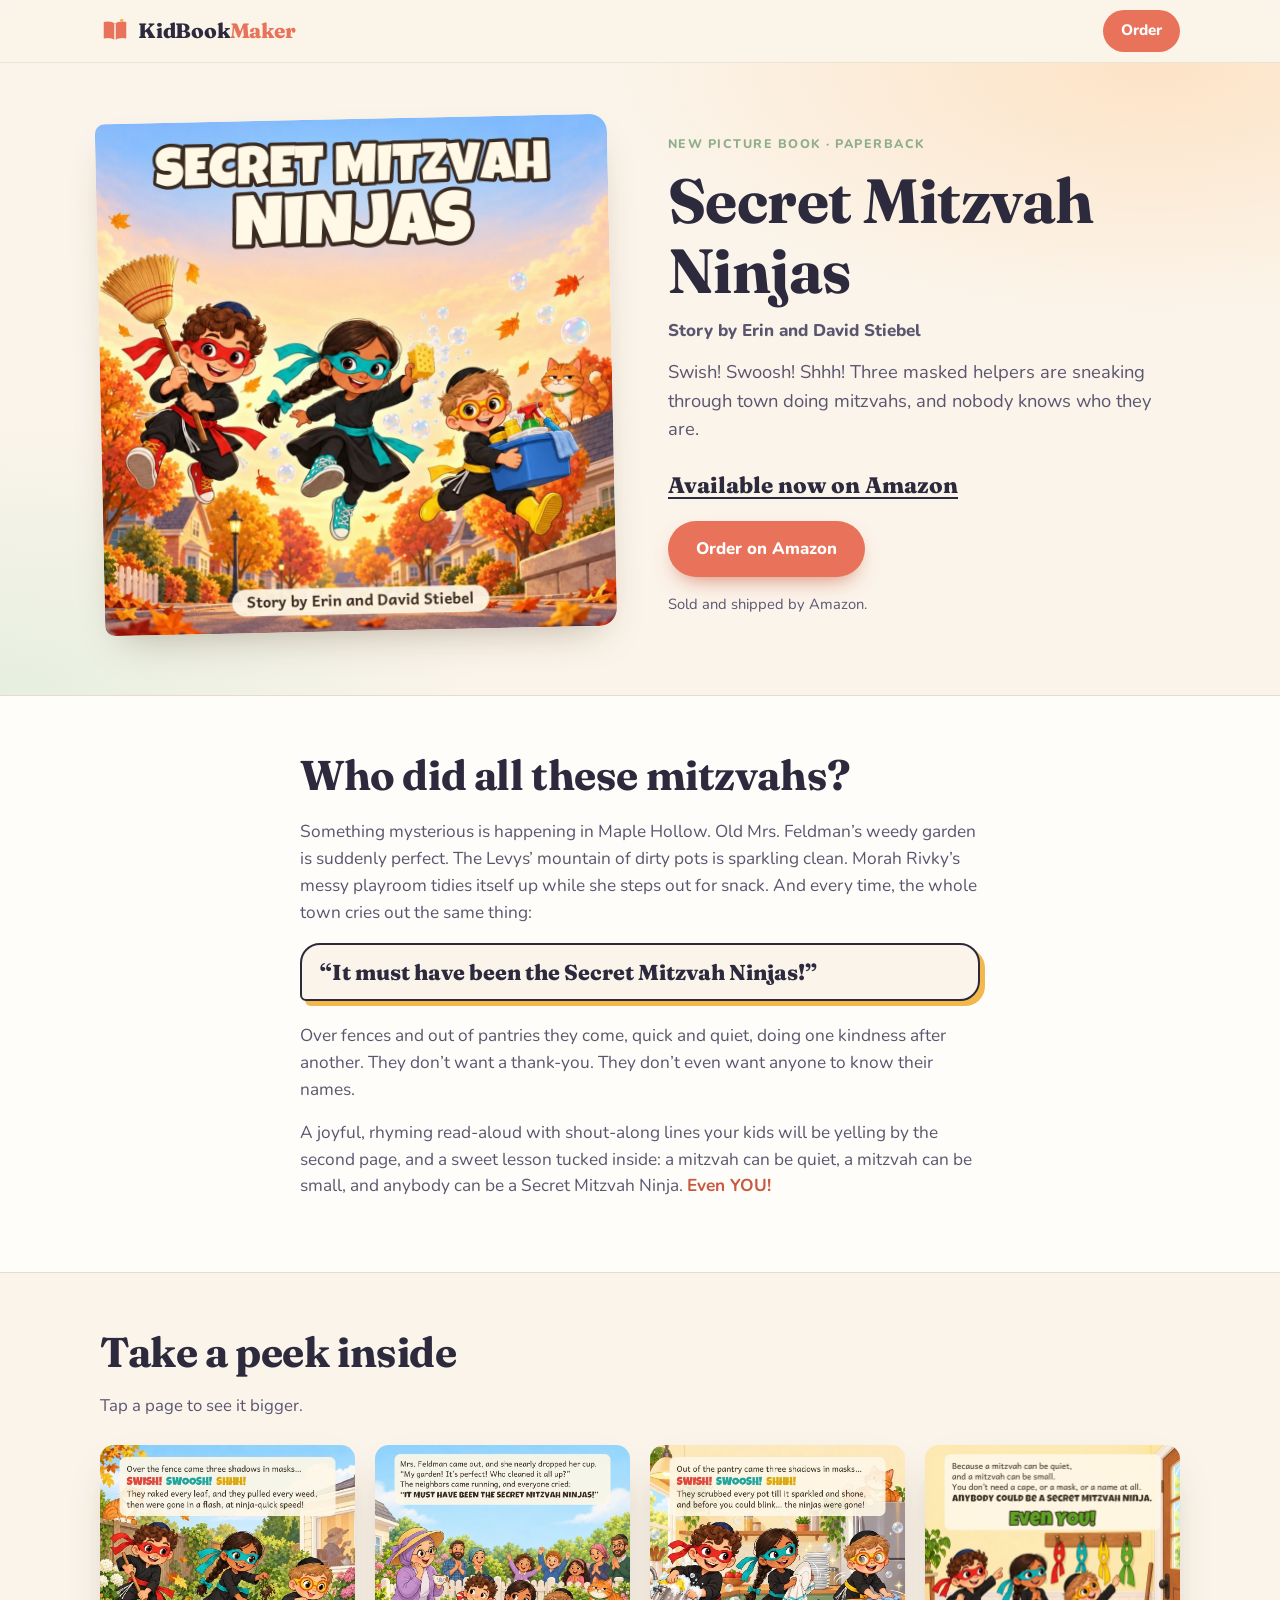
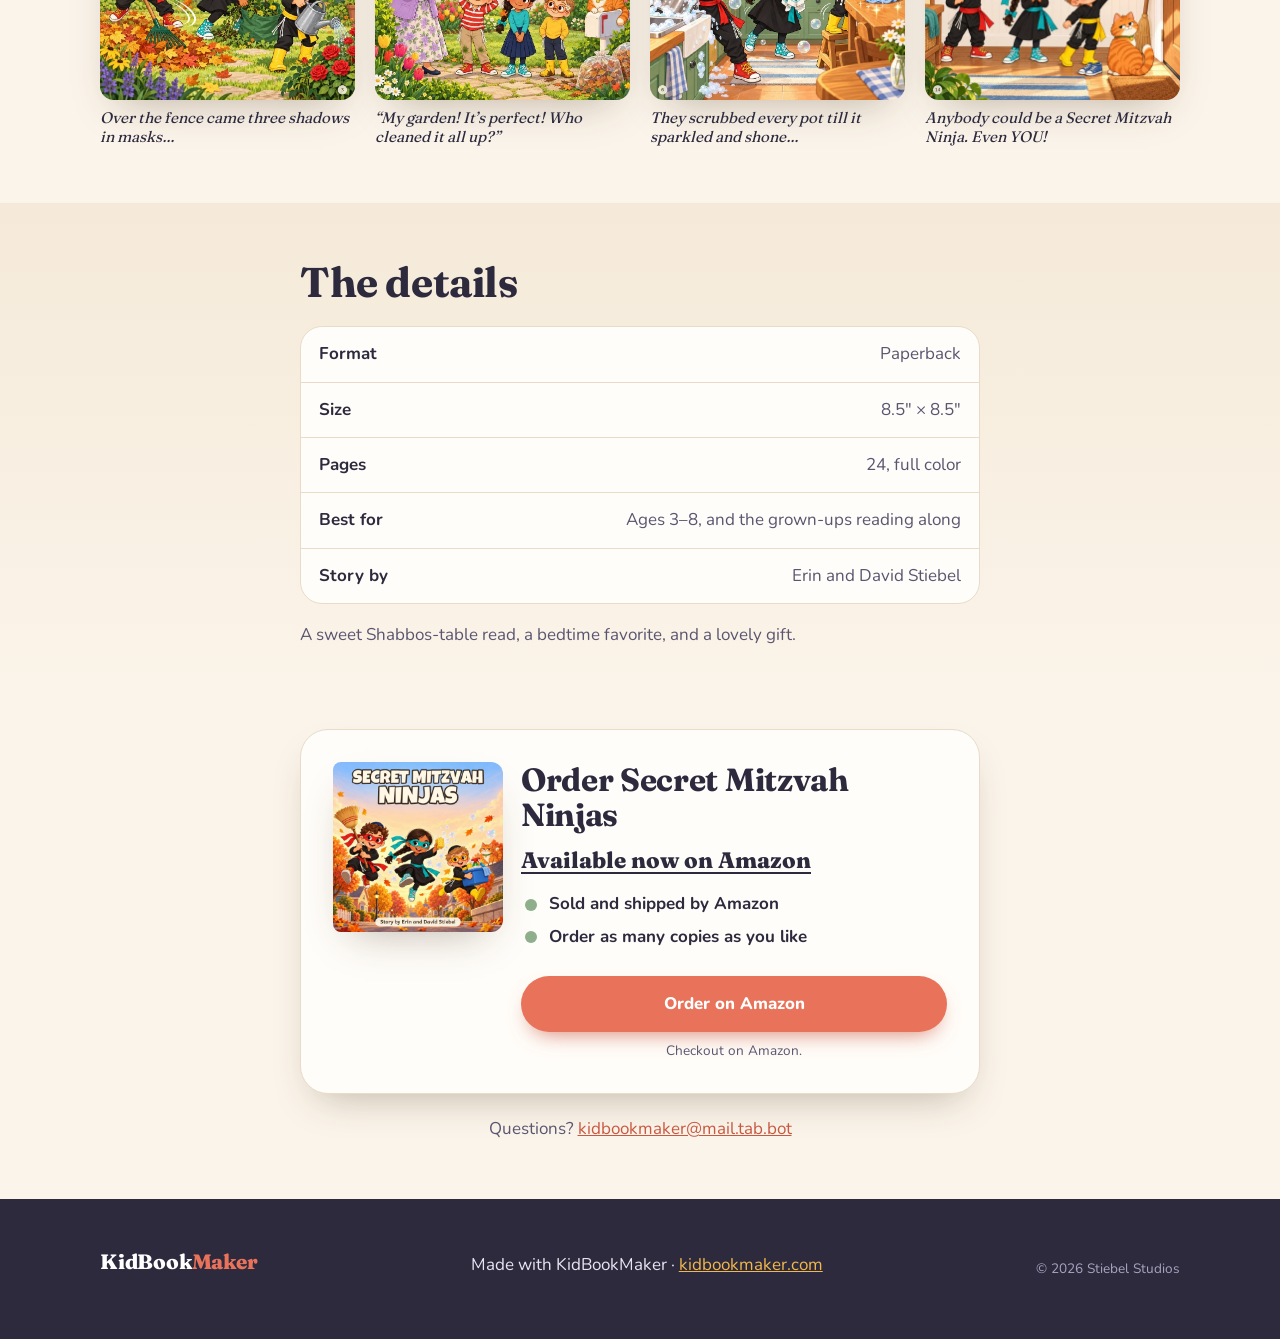
<file: secret-mitzvah-ninjas/index.html>
<!doctype html>
<html lang="en">
<head>
<meta charset="utf-8">
<meta name="viewport" content="width=device-width, initial-scale=1, viewport-fit=cover">
<meta name="robots" content="index, follow, max-image-preview:large">
<link rel="canonical" href="https://kidbookmaker.com/secret-mitzvah-ninjas/">
<title>Secret Mitzvah Ninjas · Order the paperback · KidBookMaker</title>
<meta name="description" content="A rhyming, shout-along picture book about three masked helpers who sneak through town doing mitzvahs. Story by Erin and David Stiebel. Available now on Amazon.">
<meta property="og:type" content="product">
<meta property="og:site_name" content="KidBookMaker">
<meta property="og:url" content="https://kidbookmaker.com/secret-mitzvah-ninjas/">
<meta property="og:title" content="Secret Mitzvah Ninjas · Order the paperback">
<meta property="og:description" content="Swish! Swoosh! Shhh! A rhyming, shout-along picture book about the quiet kindness anyone can do. Available now on Amazon.">
<meta property="og:image" content="https://kidbookmaker.com/secret-mitzvah-ninjas/img/og.jpg">
<meta property="og:image:width" content="1200">
<meta property="og:image:height" content="630">
<meta property="og:image:alt" content="Cover of Secret Mitzvah Ninjas: three masked kid ninjas leap through an autumn street with a broom, a sponge and a bucket">
<meta name="twitter:card" content="summary_large_image">
<meta name="theme-color" content="#fbf4ea">
<link rel="icon" href="/favicon.svg" type="image/svg+xml">
<link rel="preload" href="/fonts/fraunces.woff2" as="font" type="font/woff2" crossorigin>
<link rel="stylesheet" href="/styles.css">
<link rel="stylesheet" href="smn.css">
</head>
<body class="smn">
<header class="top">
  <div class="wrap top-in">
    <a class="brand" href="/" aria-label="KidBookMaker home">
      <svg class="brand-mark" viewBox="0 0 40 40" aria-hidden="true"><path d="M20 10c-4-3-10-3.5-15-2v22c5-1.5 11-1 15 2 4-3 10-3.5 15-2V8c-5-1.5-11-1-15 2z" fill="#e8735a"/><path d="M20 10v22" stroke="#fbf4ea" stroke-width="2"/><circle cx="29" cy="6" r="2.4" fill="#f2b84b"/></svg>
      <span>KidBook<em>Maker</em></span>
    </a>
    <a class="btn btn-sm" href="https://www.amazon.com/dp/B0HPB3PV5M" target="_blank" rel="noopener">Order</a>
  </div>
</header>

<div class="thanks" id="thanks" role="status" hidden>
  <div class="wrap thanks-in">
    <span class="thanks-icon" aria-hidden="true">🥷</span>
    <div>
      <p class="thanks-title">Thank you! Your order is in.</p>
      <p>A receipt is on its way to your email. We'll let you know as soon as your books ship.</p>
    </div>
    <button type="button" class="x-btn" id="thanks-close" aria-label="Close">×</button>
  </div>
</div>

<main>
<section class="smn-hero">
  <div class="wrap smn-hero-in">
    <figure class="smn-cover">
      <img src="img/cover.jpg" alt="Cover of Secret Mitzvah Ninjas: three masked kid ninjas leap down an autumn street with a broom, a sponge and a bucket of cleaning supplies" width="1024" height="1024" fetchpriority="high">
    </figure>
    <div class="smn-hero-copy">
      <p class="eyebrow">New picture book · Paperback</p>
      <h1>Secret Mitzvah Ninjas</h1>
      <p class="byline">Story by Erin and David Stiebel</p>
      <p class="lede">Swish! Swoosh! Shhh! Three masked helpers are sneaking through town doing mitzvahs, and nobody knows who they are.</p>
      <div class="price-row">
        <p class="price avail"><a href="https://www.amazon.com/dp/B0HPB3PV5M" target="_blank" rel="noopener">Available now on Amazon</a></p>
      </div>
      <a class="btn" href="https://www.amazon.com/dp/B0HPB3PV5M" target="_blank" rel="noopener">Order on Amazon</a>
      <p class="fine">Sold and shipped by Amazon.</p>
    </div>
  </div>
</section>

<section class="smn-about">
  <div class="wrap narrow">
    <h2>Who did all these mitzvahs?</h2>
    <p>Something mysterious is happening in Maple Hollow. Old Mrs. Feldman&rsquo;s weedy garden is suddenly perfect. The Levys&rsquo; mountain of dirty pots is sparkling clean. Morah Rivky&rsquo;s messy playroom tidies itself up while she steps out for snack. And every time, the whole town cries out the same thing:</p>
    <p class="shout">&ldquo;It must have been the Secret Mitzvah Ninjas!&rdquo;</p>
    <p>Over fences and out of pantries they come, quick and quiet, doing one kindness after another. They don&rsquo;t want a thank-you. They don&rsquo;t even want anyone to know their names.</p>
    <p>A joyful, rhyming read-aloud with shout-along lines your kids will be yelling by the second page, and a sweet lesson tucked inside: a mitzvah can be quiet, a mitzvah can be small, and anybody can be a Secret Mitzvah Ninja. <strong>Even YOU!</strong></p>
  </div>
</section>

<section class="smn-gallery" aria-labelledby="peek">
  <div class="wrap">
    <h2 id="peek">Take a peek inside</h2>
    <p class="section-sub">Tap a page to see it bigger.</p>
    <div class="gal">
      <a class="gal-item" href="img/garden.jpg"><img src="img/garden.jpg" alt="Three masked ninjas rake leaves, pull weeds and water flowers in Mrs. Feldman's garden" width="935" height="935" loading="lazy"><span>Over the fence came three shadows in masks&hellip;</span></a>
      <a class="gal-item" href="img/neighbors.jpg"><img src="img/neighbors.jpg" alt="Mrs. Feldman holds her teacup in her perfect garden while the neighbors gather and cheer" width="935" height="935" loading="lazy"><span>&ldquo;My garden! It&rsquo;s perfect! Who cleaned it all up?&rdquo;</span></a>
      <a class="gal-item" href="img/kitchen.jpg"><img src="img/kitchen.jpg" alt="The ninjas scrub pots and dry dishes in the Levys' kitchen, with soap bubbles everywhere" width="935" height="935" loading="lazy"><span>They scrubbed every pot till it sparkled and shone&hellip;</span></a>
      <a class="gal-item" href="img/even-you.jpg"><img src="img/even-you.jpg" alt="The three ninjas cheer and point up at the words Even You!" width="1024" height="1024" loading="lazy"><span>Anybody could be a Secret Mitzvah Ninja. Even YOU!</span></a>
    </div>
  </div>
</section>

<section class="smn-details">
  <div class="wrap narrow">
    <h2>The details</h2>
    <ul class="facts">
      <li><strong>Format</strong><span>Paperback</span></li>
      <li><strong>Size</strong><span>8.5&Prime; &times; 8.5&Prime;</span></li>
      <li><strong>Pages</strong><span>24, full color</span></li>
      <li><strong>Best for</strong><span>Ages 3&ndash;8, and the grown-ups reading along</span></li>
      <li><strong>Story by</strong><span>Erin and David Stiebel</span></li>
    </ul>
    <p class="note">A sweet Shabbos-table read, a bedtime favorite, and a lovely gift.</p>
  </div>
</section>

<section id="order" class="smn-order">
  <div class="wrap narrow">
    <div class="order-card">
      <img class="order-thumb" src="img/cover.jpg" alt="" width="1024" height="1024" loading="lazy">
      <div class="order-body">
        <h2>Order Secret Mitzvah Ninjas</h2>
        <p class="price avail"><a href="https://www.amazon.com/dp/B0HPB3PV5M" target="_blank" rel="noopener">Available now on Amazon</a></p>
        <ul class="order-points">
          <li>Sold and shipped by Amazon</li>
          <li>Order as many copies as you like</li>
        </ul>
        <a class="btn btn-wide order-btn" id="order-btn" href="https://www.amazon.com/dp/B0HPB3PV5M" target="_blank" rel="noopener" data-ready-label="Order on Amazon">Order on Amazon</a>
        <p class="micro center" id="order-sub">Checkout on Amazon.</p>
      </div>
    </div>
    <p class="questions">Questions? <a href="mailto:kidbookmaker@mail.tab.bot">kidbookmaker@mail.tab.bot</a></p>
  </div>
</section>
</main>

<div class="lightbox" id="lightbox" hidden>
  <button type="button" class="x-btn lb-close" id="lb-close" aria-label="Close">×</button>
  <img id="lb-img" alt="">
</div>

<footer class="foot">
  <div class="wrap foot-in">
    <p class="brand small"><a href="/"><span>KidBook<em>Maker</em></span></a></p>
    <p>Made with KidBookMaker &middot; <a href="/">kidbookmaker.com</a></p>
    <p class="micro">&copy; 2026 Stiebel Studios</p>
  </div>
</footer>
<script src="smn.js" defer></script>
</body>
</html>
</file>
<file: styles.css>
@font-face{font-family:"Fraunces";src:url("/fonts/fraunces.woff2") format("woff2");font-weight:400 800;font-display:swap}
@font-face{font-family:"Nunito";src:url("/fonts/nunito.woff2") format("woff2");font-weight:400 800;font-display:swap}
:root{--paper:#fbf4ea;--paper2:#f5ead9;--ink:#2d2a3e;--ink2:#5b5670;--coral:#e8735a;--coral-d:#c95840;--honey:#f2b84b;--sage:#8fae8b;--sky:#7fa3c4;--card:#fffdf9;--line:#e9dcc7;--r:22px;--shadow:0 18px 40px -18px rgba(70,45,20,.35)}
*{box-sizing:border-box}
html{scroll-behavior:smooth;-webkit-text-size-adjust:100%}
body{margin:0;background:var(--paper);color:var(--ink);font:400 17px/1.55 "Nunito",system-ui,-apple-system,Segoe UI,sans-serif;overflow-x:hidden}
img{max-width:100%;height:auto;display:block}
a{color:var(--coral-d)}
h1,h2,h3{font-family:"Fraunces",Georgia,serif;font-weight:700;line-height:1.12;letter-spacing:-.01em;margin:0 0 .5em;font-variation-settings:"SOFT" 100,"WONK" 1}
h1{font-size:clamp(2.15rem,6.8vw,3.9rem)}
h2{font-size:clamp(1.75rem,4.6vw,2.6rem)}
h3{font-size:1.25rem}
.wrap{max-width:1120px;margin:0 auto;padding:0 20px}
.narrow{max-width:720px}
.skip{position:absolute;left:-999px;top:8px;background:var(--ink);color:#fff;padding:8px 14px;border-radius:10px;z-index:99}
.skip:focus{left:12px}
:focus-visible{outline:3px solid var(--sky);outline-offset:3px;border-radius:8px}
.btn{display:inline-flex;align-items:center;justify-content:center;gap:.4em;background:var(--coral);color:#fff;text-decoration:none;font-weight:800;font-size:1.05rem;padding:15px 28px;border-radius:999px;border:0;cursor:pointer;box-shadow:0 10px 22px -10px rgba(201,88,64,.8);transition:transform .15s,background .15s;font-family:inherit}
.btn:hover{background:var(--coral-d);transform:translateY(-1px)}
.btn-sm{padding:9px 18px;font-size:.95rem;box-shadow:none}
.btn-wide{width:100%;margin-top:8px}
.btn[disabled]{opacity:.65;cursor:progress;transform:none}
.link-arrow{font-weight:800;text-decoration:none;color:var(--ink)}
.link-arrow::after{content:" →";color:var(--coral)}
/* header */
.top{position:sticky;top:0;z-index:20;background:rgba(251,244,234,.88);backdrop-filter:saturate(1.4) blur(10px);-webkit-backdrop-filter:saturate(1.4) blur(10px);border-bottom:1px solid rgba(233,220,199,.7)}
.top-in{display:flex;align-items:center;gap:16px;height:62px}
.brand{display:flex;align-items:center;gap:8px;text-decoration:none;color:var(--ink);font-family:"Fraunces",Georgia,serif;font-weight:800;font-size:1.3rem;letter-spacing:-.01em}
.brand em{font-style:normal;color:var(--coral)}
.brand-mark{width:30px;height:30px}
.nav{display:none;gap:26px;margin-left:auto}
.nav a{color:var(--ink2);text-decoration:none;font-weight:700;font-size:.97rem}
.nav a:hover{color:var(--ink)}
.top .btn-sm{margin-left:auto}
.nav + .btn-sm{margin-left:0}
.lang{margin-left:auto;color:var(--ink2);text-decoration:none;font-weight:700;font-size:.86rem;padding:6px 11px;border:1px solid var(--line);border-radius:999px;white-space:nowrap}
.lang:hover{color:var(--ink);border-color:var(--ink2)}
.lang + .btn-sm{margin-left:0}
.btn-sm{white-space:nowrap}
.btn-sm .b-full{display:none}
@media(max-width:819px){.top-in{gap:10px}.lang{font-size:.82rem;padding:4px 6px;border:0}.btn-sm{padding:9px 14px}}
@media(min-width:820px){.nav{display:flex}.lang{margin-left:0}.btn-sm .b-full{display:inline}.btn-sm .b-short{display:none}}
/* hero */
.hero{position:relative;padding:34px 0 30px;background:radial-gradient(1200px 500px at 85% 10%,#fde3c6 0,rgba(253,227,198,0) 60%),radial-gradient(700px 400px at 0% 100%,#e6efe0 0,rgba(230,239,224,0) 70%)}
.hero-in{display:grid;gap:30px}
.eyebrow{margin:0 0 12px;font-weight:800;text-transform:uppercase;letter-spacing:.12em;font-size:.78rem;color:var(--sage)}
.lede{font-size:1.15rem;color:var(--ink2);max-width:34em;margin:0 0 24px}
.hero-cta{display:flex;flex-wrap:wrap;align-items:center;gap:14px 22px}
.fine{margin:16px 0 0;font-size:.92rem;color:var(--ink2)}
.hero-art{position:relative;height:300px;max-width:440px;width:100%;margin:0 auto}
.fan{position:absolute;width:46%;border-radius:10px 16px 16px 10px;box-shadow:var(--shadow),inset 6px 0 0 rgba(0,0,0,.08);top:20px}
.fan-1{left:4%;transform:rotate(-9deg);top:34px}
.fan-2{right:4%;transform:rotate(8deg);top:34px}
.fan-3{left:27%;z-index:2;transform:rotate(-1deg);top:0}
@media(min-width:900px){
  .hero{padding:72px 0 64px}
  .hero-in{grid-template-columns:1.05fr .95fr;align-items:center;gap:40px}
  .hero-art{height:480px;max-width:none}
}
/* how */
section{padding:56px 0}
.how{background:var(--card);border-top:1px solid var(--line);border-bottom:1px solid var(--line)}
.steps{list-style:none;margin:24px 0 0;padding:0;display:grid;gap:16px}
.steps li{position:relative;background:var(--paper);border-radius:var(--r);padding:22px 22px 18px 76px;border:1px solid var(--line)}
.steps h3{margin:0 0 4px}
.steps p{margin:0;color:var(--ink2)}
.num{position:absolute;left:20px;top:20px;width:40px;height:40px;border-radius:50%;display:grid;place-items:center;font-family:"Fraunces",serif;font-weight:800;font-size:1.25rem;color:#fff;background:var(--coral)}
.steps li:nth-child(2) .num{background:var(--honey);color:var(--ink)}
.steps li:nth-child(3) .num{background:var(--sage)}
@media(min-width:820px){.steps{grid-template-columns:repeat(3,1fr);gap:22px}.steps li{padding:26px}.num{position:static;margin-bottom:14px}}
/* examples */
.section-sub{color:var(--ink2);margin:-4px 0 26px;font-size:1.05rem}
.ex{display:grid;gap:16px;padding:22px 0 30px;border-bottom:1px dashed var(--line)}
.ex:last-child{border-bottom:0}
.ex-prompt{align-self:center}
.tag{display:inline-block;font-size:.76rem;font-weight:800;text-transform:uppercase;letter-spacing:.1em;color:var(--sage);margin-bottom:8px}
.kid{position:relative;margin:0;background:var(--card);border:2px solid var(--ink);border-radius:20px 20px 20px 6px;padding:16px 18px;font-family:"Fraunces",Georgia,serif;font-size:1.25rem;line-height:1.3;font-style:italic;box-shadow:5px 5px 0 var(--honey)}
.ex-book{display:grid;grid-template-columns:1fr 1fr;gap:12px}
.ex-book figure{margin:0}
.ex-book img{border-radius:6px 12px 12px 6px;box-shadow:var(--shadow);aspect-ratio:2/3;object-fit:cover;width:100%;background:var(--paper2)}
.ex-page img{border-radius:12px 6px 6px 12px}
.ex-book figcaption{margin-top:10px;font-size:.88rem;color:var(--ink2);line-height:1.35}
.ex-cover figcaption{font-weight:800;text-transform:uppercase;letter-spacing:.1em;font-size:.72rem;color:var(--sage)}
.ex-page figcaption{font-family:"Fraunces",Georgia,serif;font-style:italic;color:var(--ink)}
@media(min-width:820px){.ex{grid-template-columns:.8fr 1.2fr;gap:44px;padding:34px 0 44px}.ex:nth-of-type(even){grid-template-columns:1.2fr .8fr}.ex:nth-of-type(even) .ex-prompt{order:2}.kid{font-size:1.5rem;padding:22px 24px}.ex-book{gap:20px}}
/* form */
.start{background:linear-gradient(180deg,var(--paper2),var(--paper))}
.card{background:var(--card);border:1px solid var(--line);border-radius:28px;padding:26px 20px;box-shadow:var(--shadow)}
@media(min-width:640px){.card{padding:40px 44px}}
.field{margin:0 0 20px;border:0;padding:0;min-width:0}
label,.label,legend{display:block;font-weight:800;margin-bottom:8px;font-size:1rem;padding:0}
.hint{font-weight:600;color:var(--ink2);font-size:.88rem;margin-left:4px}
input[type=text],input[type=email],input[type=tel],select,textarea{width:100%;font:inherit;color:var(--ink);background:#fff;border:1.5px solid var(--line);border-radius:14px;padding:13px 14px;transition:border-color .15s,box-shadow .15s;-webkit-appearance:none;appearance:none}
select{background:#fff url("data:image/svg+xml,%3Csvg xmlns='http://www.w3.org/2000/svg' width='12' height='8'%3E%3Cpath d='M1 1l5 5 5-5' stroke='%235b5670' stroke-width='2' fill='none'/%3E%3C/svg%3E") no-repeat right 14px center;padding-right:36px}
textarea{resize:vertical;min-height:110px}
input:focus,select:focus,textarea:focus{outline:none;border-color:var(--coral);box-shadow:0 0 0 4px rgba(232,115,90,.15)}
.invalid{border-color:#c0392b!important}
.row2{display:grid;grid-template-columns:1fr 1fr;gap:12px;align-items:end}
.chips{display:flex;flex-wrap:wrap;gap:8px}
.chip{margin:0;font-weight:700;cursor:pointer}
.chip input{position:absolute;opacity:0;width:1px;height:1px}
.chip span{display:inline-block;padding:10px 16px;border-radius:999px;border:1.5px solid var(--line);background:#fff;font-size:.95rem;transition:all .15s}
.chip input:checked+span{background:var(--ink);border-color:var(--ink);color:#fff}
.chip input:focus-visible+span{outline:3px solid var(--sky);outline-offset:2px}
#hero_other{margin-top:10px}
.extras{display:flex;flex-direction:column;gap:10px}
.extra{display:flex;flex-wrap:wrap;align-items:center;gap:10px;margin:0;font-weight:600}
.file-pick input{position:absolute;opacity:0;width:1px;height:1px}
.file-pick input:focus-visible+.chip-btn{outline:3px solid var(--sky);outline-offset:2px}
.chip-btn{display:inline-flex;align-items:center;gap:8px;font:inherit;font-weight:800;font-size:.95rem;color:var(--ink);background:var(--paper);border:1.5px dashed #d8c6a8;border-radius:14px;padding:11px 16px;cursor:pointer}
.chip-btn:hover{border-color:var(--coral)}
.dot{width:10px;height:10px;border-radius:50%;background:var(--coral)}
.recording .chip-btn .dot{animation:pulse 1s infinite}
.recording #rec-btn{border-style:solid;border-color:var(--coral);background:#fff1ec}
@keyframes pulse{50%{opacity:.25}}
.rec-time{font-variant-numeric:tabular-nums;color:var(--coral-d);font-weight:800}
#rec-play{height:40px;max-width:100%}
.file-name{font-size:.9rem;color:var(--ink2);word-break:break-all}
.text-btn{background:none;border:0;font:inherit;font-weight:800;color:var(--coral-d);cursor:pointer;padding:6px 2px;text-decoration:underline}
.micro{font-size:.85rem;color:var(--ink2);margin:8px 0 0}
.center{text-align:center}
.hp{position:absolute;left:-5000px;height:1px;overflow:hidden}
.form-error{background:#fdecea;color:#8e2a1e;border-radius:12px;padding:12px 14px;font-weight:700;margin:0 0 12px}
.done{text-align:center;padding:20px 0}
.done-art{font-size:3rem;margin-bottom:6px}
.done h2{font-size:clamp(1.6rem,4.5vw,2.2rem)}
.done p{color:var(--ink2)}
/* faq */
.faq details{background:var(--card);border:1px solid var(--line);border-radius:18px;padding:0 20px;margin-bottom:12px}
.faq summary{cursor:pointer;list-style:none;font-weight:800;font-size:1.08rem;padding:18px 28px 18px 0;position:relative}
.faq summary::-webkit-details-marker{display:none}
.faq summary::after{content:"+";position:absolute;right:0;top:12px;font-size:1.6rem;color:var(--coral);font-weight:700}
.faq details[open] summary::after{content:"–"}
.faq details p{margin:0 0 18px;color:var(--ink2)}
/* footer */
.foot{background:var(--ink);color:#e9e4f2;padding:36px 0 44px}
.foot a{color:var(--honey)}
.foot-in{display:flex;flex-direction:column;gap:6px}
.foot .brand{color:#fff;margin:0 0 6px}
.foot .micro{color:#a9a3bd}
@media(min-width:820px){.foot-in{flex-direction:row;align-items:center;justify-content:space-between}}
@media(prefers-reduced-motion:reduce){html{scroll-behavior:auto}*{transition:none!important;animation:none!important}}

/* CTA band */
.cta-band{background:linear-gradient(180deg,var(--paper2),var(--paper))}
.cta-band .btn{margin-top:6px}
/* form modal */
html.modal-open,html.modal-open body{overflow:hidden}
.modal{position:fixed;inset:0;z-index:200;display:flex;align-items:flex-end;justify-content:center}
.modal[hidden]{display:none}
.modal-backdrop{position:absolute;inset:0;background:rgba(45,42,62,.55);animation:fadeIn .18s ease}
.sheet{position:relative;width:100%;height:100%;max-height:100%;background:var(--card);display:flex;flex-direction:column;overflow:hidden;animation:sheetUp .22s ease}
.sheet-head{display:flex;align-items:center;justify-content:space-between;gap:12px;padding:14px 16px 10px 20px;border-bottom:1px solid var(--line);flex:none}
.sheet-head h2{margin:0;font-size:1.3rem}
.x-btn{flex:none;width:40px;height:40px;border-radius:50%;border:0;background:var(--paper2);color:var(--ink);font-size:1.6rem;line-height:1;cursor:pointer}
.x-btn:hover{background:var(--line)}
.sheet-form{display:flex;flex-direction:column;flex:1;min-height:0;margin:0}
.sheet-form[hidden]{display:none}
.sheet-body{flex:1;min-height:0;overflow-y:auto;-webkit-overflow-scrolling:touch;overscroll-behavior:contain;padding:16px 20px 4px}
.sheet-body .field{margin-bottom:16px}
.sheet-body .field.last{margin-bottom:8px}
.sheet-body textarea#story{min-height:132px;resize:vertical}
.sheet-foot{flex:none;padding:10px 20px calc(12px + env(safe-area-inset-bottom));border-top:1px solid var(--line);background:var(--card);box-shadow:0 -10px 20px -14px rgba(45,42,62,.35)}
.sheet-foot .btn-wide{margin-top:0}
.sheet-foot .micro{margin:8px 0 0}
.sheet-foot .form-error{margin-bottom:10px}
.sheet .done{flex:1;overflow-y:auto;padding:28px 22px;display:flex;flex-direction:column;align-items:center;justify-content:center;gap:6px}
.sheet .done[hidden]{display:none}
.sheet .done .btn{margin-top:10px;min-width:160px}
@media(min-width:640px){
  .modal{align-items:center;padding:24px}
  .sheet{max-width:560px;height:auto;max-height:min(88vh,860px);border-radius:24px;box-shadow:0 30px 70px -20px rgba(30,25,45,.55)}
  .sheet-head{padding:18px 20px 12px 28px}
  .sheet-body{padding:20px 28px 4px}
  .sheet-foot{padding:12px 28px 16px}
}
@keyframes fadeIn{from{opacity:0}to{opacity:1}}
@keyframes sheetUp{from{transform:translateY(24px);opacity:.6}to{transform:none;opacity:1}}
@media (prefers-reduced-motion:reduce){.sheet,.modal-backdrop{animation:none}}
.sheet .extras{flex-direction:row;flex-wrap:wrap;align-items:flex-start;gap:8px}
.sheet .extras .extra{flex:none;max-width:100%}
@media(min-width:640px){.sheet-body textarea#story{min-height:120px}}

/* up to 3 photos (Oct 22) */
.photo-list{list-style:none;margin:10px 0 0;padding:0;display:flex;flex-wrap:wrap;gap:12px}
.photo-list:empty{display:none}
.photo-list li{position:relative;width:88px;margin:0}
.photo-list .thumb{display:block;width:88px;height:88px;border-radius:14px;object-fit:cover;background:var(--paper2);border:1px solid var(--line)}
.photo-list .ph{display:flex;align-items:center;justify-content:center;font-size:1.8rem}
.photo-list .pname{display:block;font-size:.75rem;color:var(--ink2);overflow:hidden;text-overflow:ellipsis;white-space:nowrap;margin-top:4px}
.photo-list .rm{position:absolute;top:-8px;right:-8px;width:30px;height:30px;border-radius:50%;border:1px solid var(--line);background:var(--card);color:var(--ink);font:inherit;font-size:1.1rem;font-weight:800;line-height:1;cursor:pointer;box-shadow:0 2px 6px rgba(0,0,0,.15);padding:0}
.photo-list .rm:focus-visible{outline:3px solid var(--sky);outline-offset:2px}
.photo-msg{background:#fdecea;color:#8e2a1e;border-radius:12px;padding:10px 12px;font-weight:700;font-size:.9rem;margin:10px 0 0}

/* phase 2: possibilities line, ideas cards, landing pages */
.possible{font-family:"Fraunces",Georgia,serif;font-size:1.18rem;line-height:1.4;color:var(--ink);margin:0 0 14px;max-width:32em}
.possible a{color:var(--coral-d);text-decoration:underline;text-decoration-color:rgba(201,88,64,.35);text-underline-offset:3px}
.ideas{background:var(--card);border-top:1px solid var(--line);border-bottom:1px solid var(--line)}
.idea-grid{list-style:none;margin:0;padding:0;display:grid;gap:14px}
.idea{display:block;height:100%;background:var(--paper);border:1px solid var(--line);border-radius:var(--r);padding:20px 22px;text-decoration:none;color:var(--ink);transition:transform .15s,border-color .15s}
.idea:hover{transform:translateY(-2px);border-color:var(--coral)}
.idea-k{display:block;font-family:"Fraunces",Georgia,serif;font-weight:700;font-size:1.2rem;margin-bottom:4px}
.idea-k::after{content:" →";color:var(--coral)}
.idea-d{display:block;color:var(--ink2);font-size:.98rem}
@media(min-width:640px){.idea-grid{grid-template-columns:1fr 1fr}}
@media(min-width:1000px){.idea-grid{grid-template-columns:repeat(4,1fr)}}
.lp-body .prose p{font-size:1.08rem;color:var(--ink2);margin:0 0 16px}
.lp-body .prose strong{color:var(--ink)}
.lp-list{list-style:none;margin:8px 0 0;padding:0;display:grid;gap:12px}
.lp-list li{background:var(--card);border:1px solid var(--line);border-radius:18px;padding:16px 18px 16px 50px;position:relative;color:var(--ink2)}
.lp-list li::before{content:"✦";position:absolute;left:18px;top:15px;color:var(--honey);font-size:1.1rem}
.lp-list li b{color:var(--ink)}
.lp-anchor{scroll-margin-top:90px}
.crumbs{font-size:.86rem;color:var(--ink2);margin:0 0 10px}
.crumbs a{color:var(--ink2)}
</file>
<file: secret-mitzvah-ninjas/smn.css>
/* Secret Mitzvah Ninjas order page (uses /styles.css tokens) */
.smn .top-in{justify-content:space-between}
.smn-hero{padding:22px 0 40px;background:radial-gradient(900px 420px at 90% 0%,#fde3c6 0,rgba(253,227,198,0) 60%),radial-gradient(700px 400px at 0% 100%,#e6efe0 0,rgba(230,239,224,0) 70%)}
.smn-hero-in{display:grid;gap:22px}
.smn-cover{margin:0 auto;max-width:440px;width:100%}
.smn-cover img{width:100%;border-radius:10px 18px 18px 10px;box-shadow:var(--shadow),inset 8px 0 0 rgba(0,0,0,.08);transform:rotate(-1.2deg)}
.smn-hero-copy h1{margin-bottom:.2em}
.byline{margin:0 0 14px;font-weight:800;color:var(--ink2)}
.price-row{display:flex;flex-wrap:wrap;align-items:center;gap:10px 14px;margin:0 0 18px}
.price{margin:0;font-family:"Fraunces",Georgia,serif}
.price .amt{font-size:2.3rem;font-weight:800;color:var(--ink);line-height:1}
.price .per{font-family:"Nunito",system-ui,sans-serif;color:var(--ink2);font-weight:700;font-size:.95rem}
.price.avail{font-size:1.4rem;font-weight:800;color:var(--ink)}
.price.avail a{color:inherit;text-decoration:underline;text-decoration-thickness:2px;text-underline-offset:4px}
.ship-badge{margin:0;background:#e6efe0;color:#3f6a3b;font-weight:800;font-size:.9rem;padding:7px 14px;border-radius:999px}
@media(min-width:860px){
  .smn-hero{padding:56px 0 64px}
  .smn-hero-in{grid-template-columns:1fr 1fr;align-items:center;gap:56px}
  .smn-cover{max-width:none}
}
.smn-about{background:var(--card);border-top:1px solid var(--line);border-bottom:1px solid var(--line)}
.smn-about p{font-size:1.08rem;color:var(--ink2);margin:0 0 16px}
.smn-about strong{color:var(--coral-d)}
.shout{font-family:"Fraunces",Georgia,serif;font-weight:800;font-size:1.35rem!important;color:var(--ink)!important;line-height:1.25;background:var(--paper);border:2px solid var(--ink);border-radius:20px 20px 20px 6px;padding:14px 18px;box-shadow:5px 5px 0 var(--honey);margin:6px 0 22px!important}
.gal{display:grid;grid-template-columns:1fr 1fr;gap:14px}
.gal-item{display:block;text-decoration:none;color:var(--ink)}
.gal-item img{width:100%;aspect-ratio:1/1;object-fit:cover;border-radius:14px;box-shadow:var(--shadow);background:var(--paper2);transition:transform .15s}
.gal-item:hover img{transform:translateY(-2px)}
.gal-item span{display:block;margin-top:8px;font-family:"Fraunces",Georgia,serif;font-style:italic;font-size:.88rem;line-height:1.3}
@media(min-width:860px){.gal{grid-template-columns:repeat(4,1fr);gap:20px}.gal-item span{font-size:.95rem}}
.smn-details{background:linear-gradient(180deg,var(--paper2),var(--paper))}
.facts{list-style:none;margin:0 0 18px;padding:0;background:var(--card);border:1px solid var(--line);border-radius:var(--r)}
.facts li{display:flex;justify-content:space-between;gap:16px;padding:14px 18px;border-bottom:1px solid var(--line)}
.facts li:last-child{border-bottom:0}
.facts strong{flex:none}
.facts span{text-align:right;color:var(--ink2)}
.note{color:var(--ink2);margin:0}
.smn-order{padding-top:24px}
.order-card{display:grid;gap:18px;background:var(--card);border:1px solid var(--line);border-radius:28px;padding:22px;box-shadow:var(--shadow)}
.order-thumb{width:120px;border-radius:8px 12px 12px 8px;box-shadow:var(--shadow)}
.order-body h2{font-size:clamp(1.5rem,4.4vw,2rem);margin-bottom:.3em}
.order-points{margin:14px 0 18px;padding:0;list-style:none}
.order-points li{position:relative;padding-left:28px;margin:6px 0;font-weight:700}
.order-points li::before{content:"";position:absolute;left:4px;top:.45em;width:12px;height:12px;border-radius:50%;background:var(--sage)}
.order-btn[aria-disabled="true"]{background:#bdb4a6;box-shadow:none;cursor:not-allowed;transform:none;pointer-events:none}
.questions{text-align:center;color:var(--ink2);margin:22px 0 0}
@media(min-width:640px){.order-card{grid-template-columns:170px 1fr;padding:32px;align-items:start}.order-thumb{width:100%}}
.thanks{background:#e6efe0;border-bottom:1px solid #c9dcc4}
.thanks-in{display:flex;align-items:flex-start;gap:12px;padding-top:14px;padding-bottom:14px}
.thanks-icon{font-size:1.8rem;line-height:1}
.thanks-in div{flex:1}
.thanks-in p{margin:0;color:#2f4f2c}
.thanks-title{font-family:"Fraunces",Georgia,serif;font-weight:800;font-size:1.2rem;color:var(--ink)!important}
.thanks .x-btn{background:rgba(255,255,255,.6);width:34px;height:34px;font-size:1.3rem}
.lightbox{position:fixed;inset:0;z-index:300;background:rgba(30,26,40,.92);display:flex;align-items:center;justify-content:center;padding:16px}
.lightbox[hidden]{display:none}
.lightbox img{max-width:100%;max-height:100%;border-radius:10px}
.lb-close{position:absolute;top:calc(12px + env(safe-area-inset-top));right:12px}
.foot .brand a{text-decoration:none;color:#fff}
</file>
